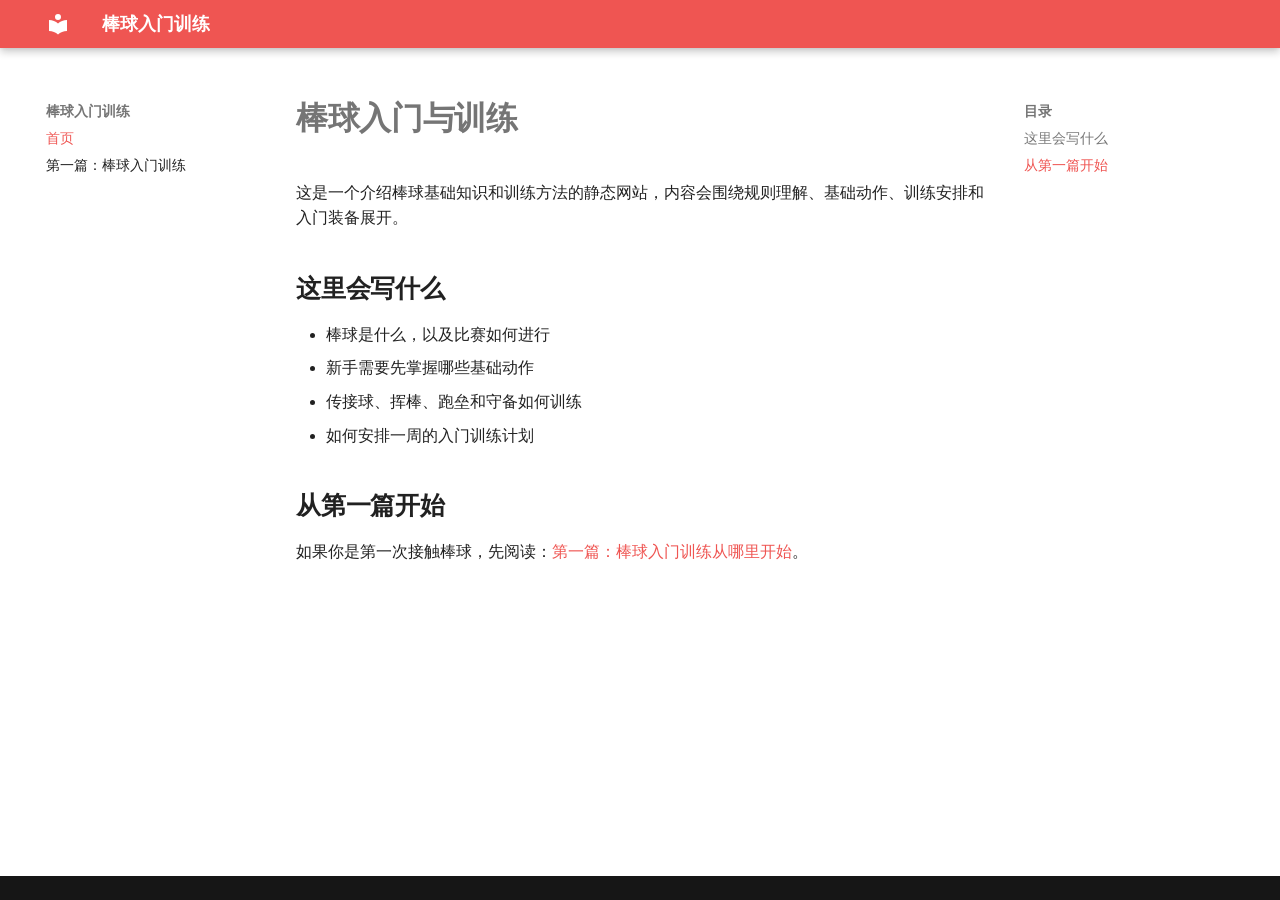
<file: index.html>
<!doctype html>
<html lang="zh" class="no-js">
  <head>
    
      <meta charset="utf-8">
      <meta name="viewport" content="width=device-width,initial-scale=1">
      
        <meta name="description" content="介绍棒球基础知识和训练方法的静态网站">
      
      
        <meta name="author" content="Baseball Training">
      
      
      
      
        <link rel="next" href="baseball-training/">
      
      
      <link rel="icon" href="assets/images/favicon.png">
      <meta name="generator" content="mkdocs-1.6.1, mkdocs-material-9.5.50">
    
    
      
        <title>棒球入门训练</title>
      
    
    
      <link rel="stylesheet" href="assets/stylesheets/main.a40c8224.min.css">
      
        
        <link rel="stylesheet" href="assets/stylesheets/palette.06af60db.min.css">
      
      


    
    
      
    
    
      
        
        
        <link rel="preconnect" href="https://fonts.gstatic.com" crossorigin>
        <link rel="stylesheet" href="https://fonts.googleapis.com/css?family=Roboto:300,300i,400,400i,700,700i%7CRoboto+Mono:400,400i,700,700i&display=fallback">
        <style>:root{--md-text-font:"Roboto";--md-code-font:"Roboto Mono"}</style>
      
    
    
      <link rel="stylesheet" href="assets/stylesheets/extra.css">
    
    <script>__md_scope=new URL(".",location),__md_hash=e=>[...e].reduce(((e,_)=>(e<<5)-e+_.charCodeAt(0)),0),__md_get=(e,_=localStorage,t=__md_scope)=>JSON.parse(_.getItem(t.pathname+"."+e)),__md_set=(e,_,t=localStorage,a=__md_scope)=>{try{t.setItem(a.pathname+"."+e,JSON.stringify(_))}catch(e){}}</script>
    
      

    
    
    
  </head>
  
  
    
    
    
    
    
    <body dir="ltr" data-md-color-scheme="default" data-md-color-primary="red" data-md-color-accent="red">
  
    
    <input class="md-toggle" data-md-toggle="drawer" type="checkbox" id="__drawer" autocomplete="off">
    <input class="md-toggle" data-md-toggle="search" type="checkbox" id="__search" autocomplete="off">
    <label class="md-overlay" for="__drawer"></label>
    <div data-md-component="skip">
      
        
        <a href="#_1" class="md-skip">
          跳转至
        </a>
      
    </div>
    <div data-md-component="announce">
      
    </div>
    
    
      

  

<header class="md-header md-header--shadow" data-md-component="header">
  <nav class="md-header__inner md-grid" aria-label="页眉">
    <a href="." title="棒球入门训练" class="md-header__button md-logo" aria-label="棒球入门训练" data-md-component="logo">
      
  
  <svg xmlns="http://www.w3.org/2000/svg" viewBox="0 0 24 24"><path d="M12 8a3 3 0 0 0 3-3 3 3 0 0 0-3-3 3 3 0 0 0-3 3 3 3 0 0 0 3 3m0 3.54C9.64 9.35 6.5 8 3 8v11c3.5 0 6.64 1.35 9 3.54 2.36-2.19 5.5-3.54 9-3.54V8c-3.5 0-6.64 1.35-9 3.54"/></svg>

    </a>
    <label class="md-header__button md-icon" for="__drawer">
      
      <svg xmlns="http://www.w3.org/2000/svg" viewBox="0 0 24 24"><path d="M3 6h18v2H3zm0 5h18v2H3zm0 5h18v2H3z"/></svg>
    </label>
    <div class="md-header__title" data-md-component="header-title">
      <div class="md-header__ellipsis">
        <div class="md-header__topic">
          <span class="md-ellipsis">
            棒球入门训练
          </span>
        </div>
        <div class="md-header__topic" data-md-component="header-topic">
          <span class="md-ellipsis">
            
              首页
            
          </span>
        </div>
      </div>
    </div>
    
      
    
    
    
    
    
  </nav>
  
</header>
    
    <div class="md-container" data-md-component="container">
      
      
        
          
        
      
      <main class="md-main" data-md-component="main">
        <div class="md-main__inner md-grid">
          
            
              
              <div class="md-sidebar md-sidebar--primary" data-md-component="sidebar" data-md-type="navigation" >
                <div class="md-sidebar__scrollwrap">
                  <div class="md-sidebar__inner">
                    



<nav class="md-nav md-nav--primary" aria-label="导航栏" data-md-level="0">
  <label class="md-nav__title" for="__drawer">
    <a href="." title="棒球入门训练" class="md-nav__button md-logo" aria-label="棒球入门训练" data-md-component="logo">
      
  
  <svg xmlns="http://www.w3.org/2000/svg" viewBox="0 0 24 24"><path d="M12 8a3 3 0 0 0 3-3 3 3 0 0 0-3-3 3 3 0 0 0-3 3 3 3 0 0 0 3 3m0 3.54C9.64 9.35 6.5 8 3 8v11c3.5 0 6.64 1.35 9 3.54 2.36-2.19 5.5-3.54 9-3.54V8c-3.5 0-6.64 1.35-9 3.54"/></svg>

    </a>
    棒球入门训练
  </label>
  
  <ul class="md-nav__list" data-md-scrollfix>
    
      
      
  
  
    
  
  
  
    <li class="md-nav__item md-nav__item--active">
      
      <input class="md-nav__toggle md-toggle" type="checkbox" id="__toc">
      
      
        
      
      
        <label class="md-nav__link md-nav__link--active" for="__toc">
          
  
  <span class="md-ellipsis">
    首页
  </span>
  

          <span class="md-nav__icon md-icon"></span>
        </label>
      
      <a href="." class="md-nav__link md-nav__link--active">
        
  
  <span class="md-ellipsis">
    首页
  </span>
  

      </a>
      
        

<nav class="md-nav md-nav--secondary" aria-label="目录">
  
  
  
    
  
  
    <label class="md-nav__title" for="__toc">
      <span class="md-nav__icon md-icon"></span>
      目录
    </label>
    <ul class="md-nav__list" data-md-component="toc" data-md-scrollfix>
      
        <li class="md-nav__item">
  <a href="#_2" class="md-nav__link">
    <span class="md-ellipsis">
      这里会写什么
    </span>
  </a>
  
</li>
      
        <li class="md-nav__item">
  <a href="#_3" class="md-nav__link">
    <span class="md-ellipsis">
      从第一篇开始
    </span>
  </a>
  
</li>
      
    </ul>
  
</nav>
      
    </li>
  

    
      
      
  
  
  
  
    <li class="md-nav__item">
      <a href="baseball-training/" class="md-nav__link">
        
  
  <span class="md-ellipsis">
    第一篇：棒球入门训练
  </span>
  

      </a>
    </li>
  

    
  </ul>
</nav>
                  </div>
                </div>
              </div>
            
            
              
              <div class="md-sidebar md-sidebar--secondary" data-md-component="sidebar" data-md-type="toc" >
                <div class="md-sidebar__scrollwrap">
                  <div class="md-sidebar__inner">
                    

<nav class="md-nav md-nav--secondary" aria-label="目录">
  
  
  
    
  
  
    <label class="md-nav__title" for="__toc">
      <span class="md-nav__icon md-icon"></span>
      目录
    </label>
    <ul class="md-nav__list" data-md-component="toc" data-md-scrollfix>
      
        <li class="md-nav__item">
  <a href="#_2" class="md-nav__link">
    <span class="md-ellipsis">
      这里会写什么
    </span>
  </a>
  
</li>
      
        <li class="md-nav__item">
  <a href="#_3" class="md-nav__link">
    <span class="md-ellipsis">
      从第一篇开始
    </span>
  </a>
  
</li>
      
    </ul>
  
</nav>
                  </div>
                </div>
              </div>
            
          
          
            <div class="md-content" data-md-component="content">
              <article class="md-content__inner md-typeset">
                
                  


<h1 id="_1">棒球入门与训练<a class="headerlink" href="#_1" title="Permanent link">&para;</a></h1>
<p>这是一个介绍棒球基础知识和训练方法的静态网站，内容会围绕规则理解、基础动作、训练安排和入门装备展开。</p>
<h2 id="_2">这里会写什么<a class="headerlink" href="#_2" title="Permanent link">&para;</a></h2>
<ul>
<li>棒球是什么，以及比赛如何进行</li>
<li>新手需要先掌握哪些基础动作</li>
<li>传接球、挥棒、跑垒和守备如何训练</li>
<li>如何安排一周的入门训练计划</li>
</ul>
<h2 id="_3">从第一篇开始<a class="headerlink" href="#_3" title="Permanent link">&para;</a></h2>
<p>如果你是第一次接触棒球，先阅读：<a href="baseball-training/">第一篇：棒球入门训练从哪里开始</a>。</p>












                
              </article>
            </div>
          
          
<script>var target=document.getElementById(location.hash.slice(1));target&&target.name&&(target.checked=target.name.startsWith("__tabbed_"))</script>
        </div>
        
      </main>
      
        <footer class="md-footer">
  
  <div class="md-footer-meta md-typeset">
    <div class="md-footer-meta__inner md-grid">
      <div class="md-copyright">
  
  
</div>
      
    </div>
  </div>
</footer>
      
    </div>
    <div class="md-dialog" data-md-component="dialog">
      <div class="md-dialog__inner md-typeset"></div>
    </div>
    
    
    <script id="__config" type="application/json">{"base": ".", "features": [], "search": "assets/javascripts/workers/search.f8cc74c7.min.js", "translations": {"clipboard.copied": "\u5df2\u590d\u5236", "clipboard.copy": "\u590d\u5236", "search.result.more.one": "\u5728\u8be5\u9875\u4e0a\u8fd8\u6709 1 \u4e2a\u7b26\u5408\u6761\u4ef6\u7684\u7ed3\u679c", "search.result.more.other": "\u5728\u8be5\u9875\u4e0a\u8fd8\u6709 # \u4e2a\u7b26\u5408\u6761\u4ef6\u7684\u7ed3\u679c", "search.result.none": "\u6ca1\u6709\u627e\u5230\u7b26\u5408\u6761\u4ef6\u7684\u7ed3\u679c", "search.result.one": "\u627e\u5230 1 \u4e2a\u7b26\u5408\u6761\u4ef6\u7684\u7ed3\u679c", "search.result.other": "# \u4e2a\u7b26\u5408\u6761\u4ef6\u7684\u7ed3\u679c", "search.result.placeholder": "\u952e\u5165\u4ee5\u5f00\u59cb\u641c\u7d22", "search.result.term.missing": "\u7f3a\u5c11", "select.version": "\u9009\u62e9\u5f53\u524d\u7248\u672c"}}</script>
    
    
      <script src="assets/javascripts/bundle.60a45f97.min.js"></script>
      
    
  </body>
</html>
</file>
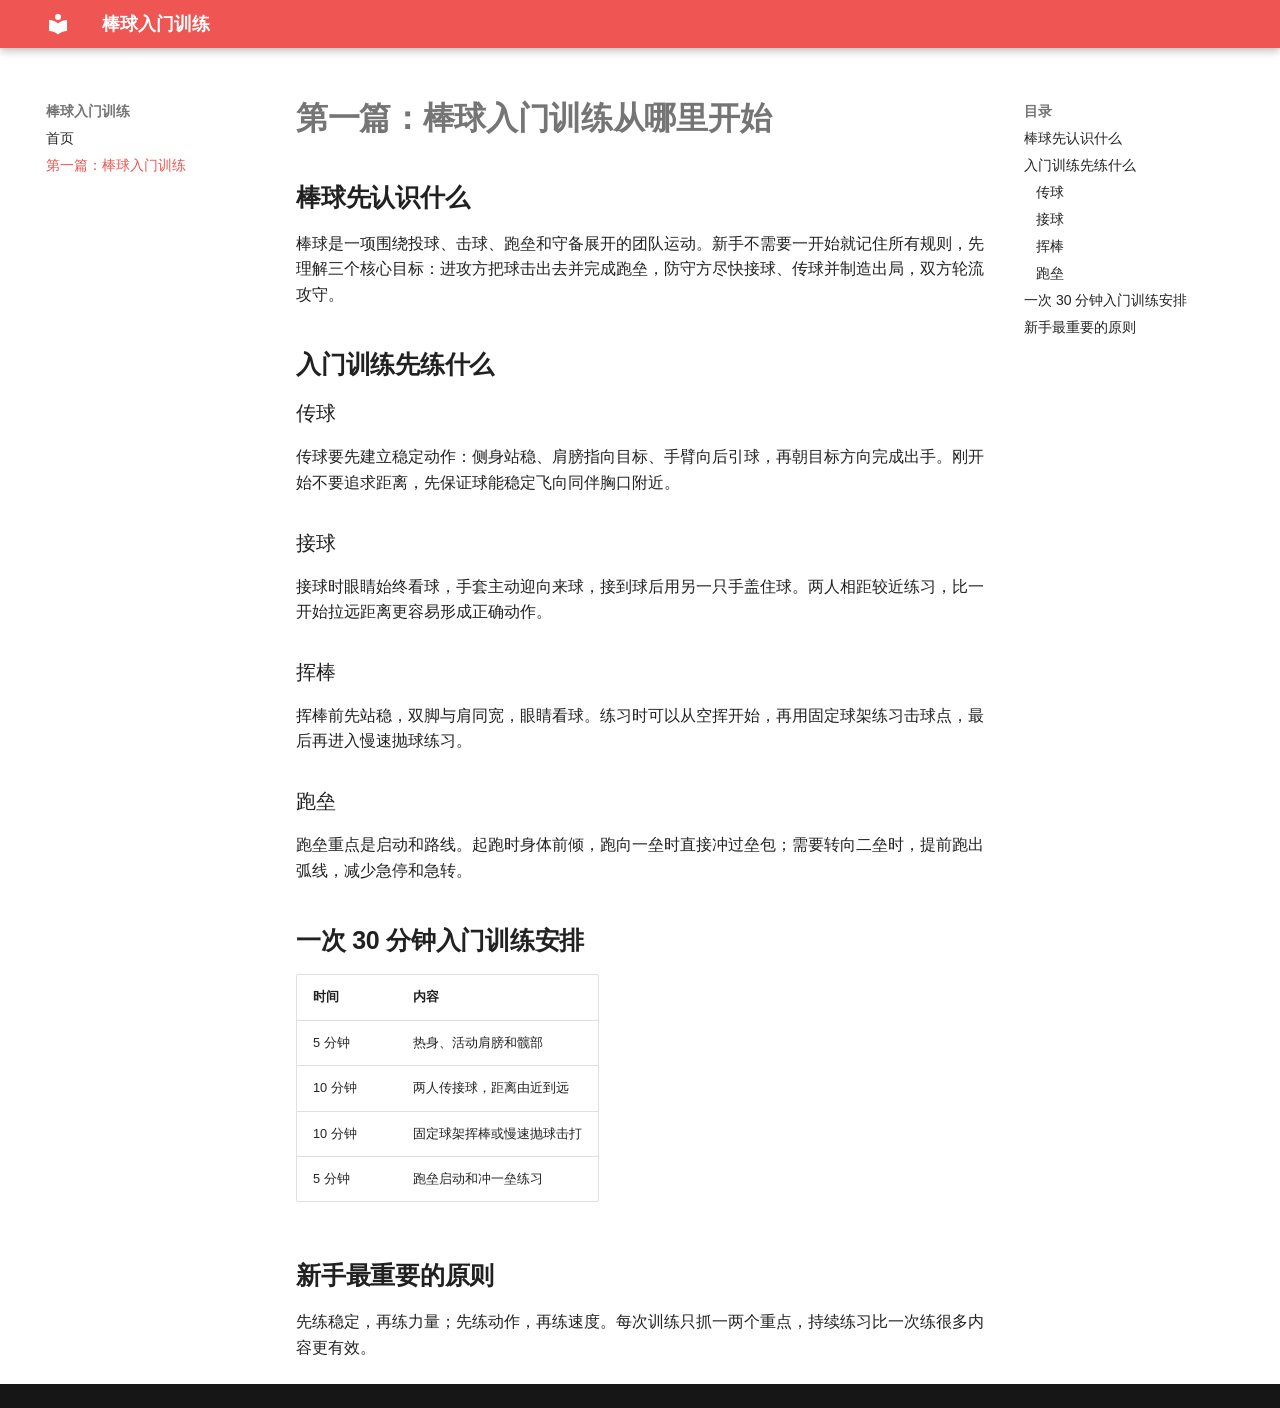
<file: baseball-training/index.html>
<!doctype html>
<html lang="zh" class="no-js">
  <head>
    
      <meta charset="utf-8">
      <meta name="viewport" content="width=device-width,initial-scale=1">
      
        <meta name="description" content="介绍棒球基础知识和训练方法的静态网站">
      
      
        <meta name="author" content="Baseball Training">
      
      
      
        <link rel="prev" href="..">
      
      
      
      <link rel="icon" href="../assets/images/favicon.png">
      <meta name="generator" content="mkdocs-1.6.1, mkdocs-material-9.5.50">
    
    
      
        <title>第一篇：棒球入门训练 - 棒球入门训练</title>
      
    
    
      <link rel="stylesheet" href="../assets/stylesheets/main.a40c8224.min.css">
      
        
        <link rel="stylesheet" href="../assets/stylesheets/palette.06af60db.min.css">
      
      


    
    
      
    
    
      
        
        
        <link rel="preconnect" href="https://fonts.gstatic.com" crossorigin>
        <link rel="stylesheet" href="https://fonts.googleapis.com/css?family=Roboto:300,300i,400,400i,700,700i%7CRoboto+Mono:400,400i,700,700i&display=fallback">
        <style>:root{--md-text-font:"Roboto";--md-code-font:"Roboto Mono"}</style>
      
    
    
      <link rel="stylesheet" href="../assets/stylesheets/extra.css">
    
    <script>__md_scope=new URL("..",location),__md_hash=e=>[...e].reduce(((e,_)=>(e<<5)-e+_.charCodeAt(0)),0),__md_get=(e,_=localStorage,t=__md_scope)=>JSON.parse(_.getItem(t.pathname+"."+e)),__md_set=(e,_,t=localStorage,a=__md_scope)=>{try{t.setItem(a.pathname+"."+e,JSON.stringify(_))}catch(e){}}</script>
    
      

    
    
    
  </head>
  
  
    
    
    
    
    
    <body dir="ltr" data-md-color-scheme="default" data-md-color-primary="red" data-md-color-accent="red">
  
    
    <input class="md-toggle" data-md-toggle="drawer" type="checkbox" id="__drawer" autocomplete="off">
    <input class="md-toggle" data-md-toggle="search" type="checkbox" id="__search" autocomplete="off">
    <label class="md-overlay" for="__drawer"></label>
    <div data-md-component="skip">
      
        
        <a href="#_1" class="md-skip">
          跳转至
        </a>
      
    </div>
    <div data-md-component="announce">
      
    </div>
    
    
      

  

<header class="md-header md-header--shadow" data-md-component="header">
  <nav class="md-header__inner md-grid" aria-label="页眉">
    <a href=".." title="棒球入门训练" class="md-header__button md-logo" aria-label="棒球入门训练" data-md-component="logo">
      
  
  <svg xmlns="http://www.w3.org/2000/svg" viewBox="0 0 24 24"><path d="M12 8a3 3 0 0 0 3-3 3 3 0 0 0-3-3 3 3 0 0 0-3 3 3 3 0 0 0 3 3m0 3.54C9.64 9.35 6.5 8 3 8v11c3.5 0 6.64 1.35 9 3.54 2.36-2.19 5.5-3.54 9-3.54V8c-3.5 0-6.64 1.35-9 3.54"/></svg>

    </a>
    <label class="md-header__button md-icon" for="__drawer">
      
      <svg xmlns="http://www.w3.org/2000/svg" viewBox="0 0 24 24"><path d="M3 6h18v2H3zm0 5h18v2H3zm0 5h18v2H3z"/></svg>
    </label>
    <div class="md-header__title" data-md-component="header-title">
      <div class="md-header__ellipsis">
        <div class="md-header__topic">
          <span class="md-ellipsis">
            棒球入门训练
          </span>
        </div>
        <div class="md-header__topic" data-md-component="header-topic">
          <span class="md-ellipsis">
            
              第一篇：棒球入门训练
            
          </span>
        </div>
      </div>
    </div>
    
      
    
    
    
    
    
  </nav>
  
</header>
    
    <div class="md-container" data-md-component="container">
      
      
        
          
        
      
      <main class="md-main" data-md-component="main">
        <div class="md-main__inner md-grid">
          
            
              
              <div class="md-sidebar md-sidebar--primary" data-md-component="sidebar" data-md-type="navigation" >
                <div class="md-sidebar__scrollwrap">
                  <div class="md-sidebar__inner">
                    



<nav class="md-nav md-nav--primary" aria-label="导航栏" data-md-level="0">
  <label class="md-nav__title" for="__drawer">
    <a href=".." title="棒球入门训练" class="md-nav__button md-logo" aria-label="棒球入门训练" data-md-component="logo">
      
  
  <svg xmlns="http://www.w3.org/2000/svg" viewBox="0 0 24 24"><path d="M12 8a3 3 0 0 0 3-3 3 3 0 0 0-3-3 3 3 0 0 0-3 3 3 3 0 0 0 3 3m0 3.54C9.64 9.35 6.5 8 3 8v11c3.5 0 6.64 1.35 9 3.54 2.36-2.19 5.5-3.54 9-3.54V8c-3.5 0-6.64 1.35-9 3.54"/></svg>

    </a>
    棒球入门训练
  </label>
  
  <ul class="md-nav__list" data-md-scrollfix>
    
      
      
  
  
  
  
    <li class="md-nav__item">
      <a href=".." class="md-nav__link">
        
  
  <span class="md-ellipsis">
    首页
  </span>
  

      </a>
    </li>
  

    
      
      
  
  
    
  
  
  
    <li class="md-nav__item md-nav__item--active">
      
      <input class="md-nav__toggle md-toggle" type="checkbox" id="__toc">
      
      
        
      
      
        <label class="md-nav__link md-nav__link--active" for="__toc">
          
  
  <span class="md-ellipsis">
    第一篇：棒球入门训练
  </span>
  

          <span class="md-nav__icon md-icon"></span>
        </label>
      
      <a href="./" class="md-nav__link md-nav__link--active">
        
  
  <span class="md-ellipsis">
    第一篇：棒球入门训练
  </span>
  

      </a>
      
        

<nav class="md-nav md-nav--secondary" aria-label="目录">
  
  
  
    
  
  
    <label class="md-nav__title" for="__toc">
      <span class="md-nav__icon md-icon"></span>
      目录
    </label>
    <ul class="md-nav__list" data-md-component="toc" data-md-scrollfix>
      
        <li class="md-nav__item">
  <a href="#_2" class="md-nav__link">
    <span class="md-ellipsis">
      棒球先认识什么
    </span>
  </a>
  
</li>
      
        <li class="md-nav__item">
  <a href="#_3" class="md-nav__link">
    <span class="md-ellipsis">
      入门训练先练什么
    </span>
  </a>
  
    <nav class="md-nav" aria-label="入门训练先练什么">
      <ul class="md-nav__list">
        
          <li class="md-nav__item">
  <a href="#_4" class="md-nav__link">
    <span class="md-ellipsis">
      传球
    </span>
  </a>
  
</li>
        
          <li class="md-nav__item">
  <a href="#_5" class="md-nav__link">
    <span class="md-ellipsis">
      接球
    </span>
  </a>
  
</li>
        
          <li class="md-nav__item">
  <a href="#_6" class="md-nav__link">
    <span class="md-ellipsis">
      挥棒
    </span>
  </a>
  
</li>
        
          <li class="md-nav__item">
  <a href="#_7" class="md-nav__link">
    <span class="md-ellipsis">
      跑垒
    </span>
  </a>
  
</li>
        
      </ul>
    </nav>
  
</li>
      
        <li class="md-nav__item">
  <a href="#30" class="md-nav__link">
    <span class="md-ellipsis">
      一次 30 分钟入门训练安排
    </span>
  </a>
  
</li>
      
        <li class="md-nav__item">
  <a href="#_8" class="md-nav__link">
    <span class="md-ellipsis">
      新手最重要的原则
    </span>
  </a>
  
</li>
      
    </ul>
  
</nav>
      
    </li>
  

    
  </ul>
</nav>
                  </div>
                </div>
              </div>
            
            
              
              <div class="md-sidebar md-sidebar--secondary" data-md-component="sidebar" data-md-type="toc" >
                <div class="md-sidebar__scrollwrap">
                  <div class="md-sidebar__inner">
                    

<nav class="md-nav md-nav--secondary" aria-label="目录">
  
  
  
    
  
  
    <label class="md-nav__title" for="__toc">
      <span class="md-nav__icon md-icon"></span>
      目录
    </label>
    <ul class="md-nav__list" data-md-component="toc" data-md-scrollfix>
      
        <li class="md-nav__item">
  <a href="#_2" class="md-nav__link">
    <span class="md-ellipsis">
      棒球先认识什么
    </span>
  </a>
  
</li>
      
        <li class="md-nav__item">
  <a href="#_3" class="md-nav__link">
    <span class="md-ellipsis">
      入门训练先练什么
    </span>
  </a>
  
    <nav class="md-nav" aria-label="入门训练先练什么">
      <ul class="md-nav__list">
        
          <li class="md-nav__item">
  <a href="#_4" class="md-nav__link">
    <span class="md-ellipsis">
      传球
    </span>
  </a>
  
</li>
        
          <li class="md-nav__item">
  <a href="#_5" class="md-nav__link">
    <span class="md-ellipsis">
      接球
    </span>
  </a>
  
</li>
        
          <li class="md-nav__item">
  <a href="#_6" class="md-nav__link">
    <span class="md-ellipsis">
      挥棒
    </span>
  </a>
  
</li>
        
          <li class="md-nav__item">
  <a href="#_7" class="md-nav__link">
    <span class="md-ellipsis">
      跑垒
    </span>
  </a>
  
</li>
        
      </ul>
    </nav>
  
</li>
      
        <li class="md-nav__item">
  <a href="#30" class="md-nav__link">
    <span class="md-ellipsis">
      一次 30 分钟入门训练安排
    </span>
  </a>
  
</li>
      
        <li class="md-nav__item">
  <a href="#_8" class="md-nav__link">
    <span class="md-ellipsis">
      新手最重要的原则
    </span>
  </a>
  
</li>
      
    </ul>
  
</nav>
                  </div>
                </div>
              </div>
            
          
          
            <div class="md-content" data-md-component="content">
              <article class="md-content__inner md-typeset">
                
                  


<h1 id="_1">第一篇：棒球入门训练从哪里开始<a class="headerlink" href="#_1" title="Permanent link">&para;</a></h1>
<h2 id="_2">棒球先认识什么<a class="headerlink" href="#_2" title="Permanent link">&para;</a></h2>
<p>棒球是一项围绕投球、击球、跑垒和守备展开的团队运动。新手不需要一开始就记住所有规则，先理解三个核心目标：进攻方把球击出去并完成跑垒，防守方尽快接球、传球并制造出局，双方轮流攻守。</p>
<h2 id="_3">入门训练先练什么<a class="headerlink" href="#_3" title="Permanent link">&para;</a></h2>
<h3 id="_4">传球<a class="headerlink" href="#_4" title="Permanent link">&para;</a></h3>
<p>传球要先建立稳定动作：侧身站稳、肩膀指向目标、手臂向后引球，再朝目标方向完成出手。刚开始不要追求距离，先保证球能稳定飞向同伴胸口附近。</p>
<h3 id="_5">接球<a class="headerlink" href="#_5" title="Permanent link">&para;</a></h3>
<p>接球时眼睛始终看球，手套主动迎向来球，接到球后用另一只手盖住球。两人相距较近练习，比一开始拉远距离更容易形成正确动作。</p>
<h3 id="_6">挥棒<a class="headerlink" href="#_6" title="Permanent link">&para;</a></h3>
<p>挥棒前先站稳，双脚与肩同宽，眼睛看球。练习时可以从空挥开始，再用固定球架练习击球点，最后再进入慢速抛球练习。</p>
<h3 id="_7">跑垒<a class="headerlink" href="#_7" title="Permanent link">&para;</a></h3>
<p>跑垒重点是启动和路线。起跑时身体前倾，跑向一垒时直接冲过垒包；需要转向二垒时，提前跑出弧线，减少急停和急转。</p>
<h2 id="30">一次 30 分钟入门训练安排<a class="headerlink" href="#30" title="Permanent link">&para;</a></h2>
<table>
<thead>
<tr>
<th>时间</th>
<th>内容</th>
</tr>
</thead>
<tbody>
<tr>
<td>5 分钟</td>
<td>热身、活动肩膀和髋部</td>
</tr>
<tr>
<td>10 分钟</td>
<td>两人传接球，距离由近到远</td>
</tr>
<tr>
<td>10 分钟</td>
<td>固定球架挥棒或慢速抛球击打</td>
</tr>
<tr>
<td>5 分钟</td>
<td>跑垒启动和冲一垒练习</td>
</tr>
</tbody>
</table>
<h2 id="_8">新手最重要的原则<a class="headerlink" href="#_8" title="Permanent link">&para;</a></h2>
<p>先练稳定，再练力量；先练动作，再练速度。每次训练只抓一两个重点，持续练习比一次练很多内容更有效。</p>












                
              </article>
            </div>
          
          
<script>var target=document.getElementById(location.hash.slice(1));target&&target.name&&(target.checked=target.name.startsWith("__tabbed_"))</script>
        </div>
        
      </main>
      
        <footer class="md-footer">
  
  <div class="md-footer-meta md-typeset">
    <div class="md-footer-meta__inner md-grid">
      <div class="md-copyright">
  
  
</div>
      
    </div>
  </div>
</footer>
      
    </div>
    <div class="md-dialog" data-md-component="dialog">
      <div class="md-dialog__inner md-typeset"></div>
    </div>
    
    
    <script id="__config" type="application/json">{"base": "..", "features": [], "search": "../assets/javascripts/workers/search.f8cc74c7.min.js", "translations": {"clipboard.copied": "\u5df2\u590d\u5236", "clipboard.copy": "\u590d\u5236", "search.result.more.one": "\u5728\u8be5\u9875\u4e0a\u8fd8\u6709 1 \u4e2a\u7b26\u5408\u6761\u4ef6\u7684\u7ed3\u679c", "search.result.more.other": "\u5728\u8be5\u9875\u4e0a\u8fd8\u6709 # \u4e2a\u7b26\u5408\u6761\u4ef6\u7684\u7ed3\u679c", "search.result.none": "\u6ca1\u6709\u627e\u5230\u7b26\u5408\u6761\u4ef6\u7684\u7ed3\u679c", "search.result.one": "\u627e\u5230 1 \u4e2a\u7b26\u5408\u6761\u4ef6\u7684\u7ed3\u679c", "search.result.other": "# \u4e2a\u7b26\u5408\u6761\u4ef6\u7684\u7ed3\u679c", "search.result.placeholder": "\u952e\u5165\u4ee5\u5f00\u59cb\u641c\u7d22", "search.result.term.missing": "\u7f3a\u5c11", "select.version": "\u9009\u62e9\u5f53\u524d\u7248\u672c"}}</script>
    
    
      <script src="../assets/javascripts/bundle.60a45f97.min.js"></script>
      
    
  </body>
</html>
</file>
<file: assets/stylesheets/extra.css>
:root {
  --md-text-font: "Inter", "Noto Sans SC", "Microsoft YaHei", sans-serif;
  --md-code-font: "JetBrains Mono", "Cascadia Code", monospace;
}

.md-typeset h1 {
  font-weight: 700;
}

.md-typeset h2 {
  font-weight: 650;
}
</file>
<file: assets/stylesheets/main.a40c8224.min.css>
@charset "UTF-8";html{-webkit-text-size-adjust:none;-moz-text-size-adjust:none;text-size-adjust:none;box-sizing:border-box}*,:after,:before{box-sizing:inherit}@media (prefers-reduced-motion){*,:after,:before{transition:none!important}}body{margin:0}a,button,input,label{-webkit-tap-highlight-color:transparent}a{color:inherit;text-decoration:none}hr{border:0;box-sizing:initial;display:block;height:.05rem;overflow:visible;padding:0}small{font-size:80%}sub,sup{line-height:1em}img{border-style:none}table{border-collapse:initial;border-spacing:0}td,th{font-weight:400;vertical-align:top}button{background:#0000;border:0;font-family:inherit;font-size:inherit;margin:0;padding:0}input{border:0;outline:none}:root{--md-primary-fg-color:#4051b5;--md-primary-fg-color--light:#5d6cc0;--md-primary-fg-color--dark:#303fa1;--md-primary-bg-color:#fff;--md-primary-bg-color--light:#ffffffb3;--md-accent-fg-color:#526cfe;--md-accent-fg-color--transparent:#526cfe1a;--md-accent-bg-color:#fff;--md-accent-bg-color--light:#ffffffb3}[data-md-color-scheme=default]{color-scheme:light}[data-md-color-scheme=default] img[src$="#gh-dark-mode-only"],[data-md-color-scheme=default] img[src$="#only-dark"]{display:none}:root,[data-md-color-scheme=default]{--md-hue:225deg;--md-default-fg-color:#000000de;--md-default-fg-color--light:#0000008a;--md-default-fg-color--lighter:#00000052;--md-default-fg-color--lightest:#00000012;--md-default-bg-color:#fff;--md-default-bg-color--light:#ffffffb3;--md-default-bg-color--lighter:#ffffff4d;--md-default-bg-color--lightest:#ffffff1f;--md-code-fg-color:#36464e;--md-code-bg-color:#f5f5f5;--md-code-hl-color:#4287ff;--md-code-hl-color--light:#4287ff1a;--md-code-hl-number-color:#d52a2a;--md-code-hl-special-color:#db1457;--md-code-hl-function-color:#a846b9;--md-code-hl-constant-color:#6e59d9;--md-code-hl-keyword-color:#3f6ec6;--md-code-hl-string-color:#1c7d4d;--md-code-hl-name-color:var(--md-code-fg-color);--md-code-hl-operator-color:var(--md-default-fg-color--light);--md-code-hl-punctuation-color:var(--md-default-fg-color--light);--md-code-hl-comment-color:var(--md-default-fg-color--light);--md-code-hl-generic-color:var(--md-default-fg-color--light);--md-code-hl-variable-color:var(--md-default-fg-color--light);--md-typeset-color:var(--md-default-fg-color);--md-typeset-a-color:var(--md-primary-fg-color);--md-typeset-del-color:#f5503d26;--md-typeset-ins-color:#0bd57026;--md-typeset-kbd-color:#fafafa;--md-typeset-kbd-accent-color:#fff;--md-typeset-kbd-border-color:#b8b8b8;--md-typeset-mark-color:#ffff0080;--md-typeset-table-color:#0000001f;--md-typeset-table-color--light:rgba(0,0,0,.035);--md-admonition-fg-color:var(--md-default-fg-color);--md-admonition-bg-color:var(--md-default-bg-color);--md-warning-fg-color:#000000de;--md-warning-bg-color:#ff9;--md-footer-fg-color:#fff;--md-footer-fg-color--light:#ffffffb3;--md-footer-fg-color--lighter:#ffffff73;--md-footer-bg-color:#000000de;--md-footer-bg-color--dark:#00000052;--md-shadow-z1:0 0.2rem 0.5rem #0000000d,0 0 0.05rem #0000001a;--md-shadow-z2:0 0.2rem 0.5rem #0000001a,0 0 0.05rem #00000040;--md-shadow-z3:0 0.2rem 0.5rem #0003,0 0 0.05rem #00000059}.md-icon svg{fill:currentcolor;display:block;height:1.2rem;width:1.2rem}body{-webkit-font-smoothing:antialiased;-moz-osx-font-smoothing:grayscale;--md-text-font-family:var(--md-text-font,_),-apple-system,BlinkMacSystemFont,Helvetica,Arial,sans-serif;--md-code-font-family:var(--md-code-font,_),SFMono-Regular,Consolas,Menlo,monospace}aside,body,input{font-feature-settings:"kern","liga";color:var(--md-typeset-color);font-family:var(--md-text-font-family)}code,kbd,pre{font-feature-settings:"kern";font-family:var(--md-code-font-family)}:root{--md-typeset-table-sort-icon:url('data:image/svg+xml;charset=utf-8,<svg xmlns="http://www.w3.org/2000/svg" viewBox="0 0 24 24"><path d="m18 21-4-4h3V7h-3l4-4 4 4h-3v10h3M2 19v-2h10v2M2 13v-2h7v2M2 7V5h4v2z"/></svg>');--md-typeset-table-sort-icon--asc:url('data:image/svg+xml;charset=utf-8,<svg xmlns="http://www.w3.org/2000/svg" viewBox="0 0 24 24"><path d="M19 17h3l-4 4-4-4h3V3h2M2 17h10v2H2M6 5v2H2V5m0 6h7v2H2z"/></svg>');--md-typeset-table-sort-icon--desc:url('data:image/svg+xml;charset=utf-8,<svg xmlns="http://www.w3.org/2000/svg" viewBox="0 0 24 24"><path d="M19 7h3l-4-4-4 4h3v14h2M2 17h10v2H2M6 5v2H2V5m0 6h7v2H2z"/></svg>')}.md-typeset{-webkit-print-color-adjust:exact;color-adjust:exact;font-size:.8rem;line-height:1.6}@media print{.md-typeset{font-size:.68rem}}.md-typeset blockquote,.md-typeset dl,.md-typeset figure,.md-typeset ol,.md-typeset pre,.md-typeset ul{margin-bottom:1em;margin-top:1em}.md-typeset h1{color:var(--md-default-fg-color--light);font-size:2em;line-height:1.3;margin:0 0 1.25em}.md-typeset h1,.md-typeset h2{font-weight:300;letter-spacing:-.01em}.md-typeset h2{font-size:1.5625em;line-height:1.4;margin:1.6em 0 .64em}.md-typeset h3{font-size:1.25em;font-weight:400;letter-spacing:-.01em;line-height:1.5;margin:1.6em 0 .8em}.md-typeset h2+h3{margin-top:.8em}.md-typeset h4{font-weight:700;letter-spacing:-.01em;margin:1em 0}.md-typeset h5,.md-typeset h6{color:var(--md-default-fg-color--light);font-size:.8em;font-weight:700;letter-spacing:-.01em;margin:1.25em 0}.md-typeset h5{text-transform:uppercase}.md-typeset h5 code{text-transform:none}.md-typeset hr{border-bottom:.05rem solid var(--md-default-fg-color--lightest);display:flow-root;margin:1.5em 0}.md-typeset a{color:var(--md-typeset-a-color);word-break:break-word}.md-typeset a,.md-typeset a:before{transition:color 125ms}.md-typeset a:focus,.md-typeset a:hover{color:var(--md-accent-fg-color)}.md-typeset a:focus code,.md-typeset a:hover code{background-color:var(--md-accent-fg-color--transparent)}.md-typeset a code{color:currentcolor;transition:background-color 125ms}.md-typeset a.focus-visible{outline-color:var(--md-accent-fg-color);outline-offset:.2rem}.md-typeset code,.md-typeset kbd,.md-typeset pre{color:var(--md-code-fg-color);direction:ltr;font-variant-ligatures:none}@media print{.md-typeset code,.md-typeset kbd,.md-typeset pre{white-space:pre-wrap}}.md-typeset code{background-color:var(--md-code-bg-color);border-radius:.1rem;-webkit-box-decoration-break:clone;box-decoration-break:clone;font-size:.85em;padding:0 .2941176471em;word-break:break-word}.md-typeset code:not(.focus-visible){-webkit-tap-highlight-color:transparent;outline:none}.md-typeset pre{display:flow-root;line-height:1.4;position:relative}.md-typeset pre>code{-webkit-box-decoration-break:slice;box-decoration-break:slice;box-shadow:none;display:block;margin:0;outline-color:var(--md-accent-fg-color);overflow:auto;padding:.7720588235em 1.1764705882em;scrollbar-color:var(--md-default-fg-color--lighter) #0000;scrollbar-width:thin;touch-action:auto;word-break:normal}.md-typeset pre>code:hover{scrollbar-color:var(--md-accent-fg-color) #0000}.md-typeset pre>code::-webkit-scrollbar{height:.2rem;width:.2rem}.md-typeset pre>code::-webkit-scrollbar-thumb{background-color:var(--md-default-fg-color--lighter)}.md-typeset pre>code::-webkit-scrollbar-thumb:hover{background-color:var(--md-accent-fg-color)}.md-typeset kbd{background-color:var(--md-typeset-kbd-color);border-radius:.1rem;box-shadow:0 .1rem 0 .05rem var(--md-typeset-kbd-border-color),0 .1rem 0 var(--md-typeset-kbd-border-color),0 -.1rem .2rem var(--md-typeset-kbd-accent-color) inset;color:var(--md-default-fg-color);display:inline-block;font-size:.75em;padding:0 .6666666667em;vertical-align:text-top;word-break:break-word}.md-typeset mark{background-color:var(--md-typeset-mark-color);-webkit-box-decoration-break:clone;box-decoration-break:clone;color:inherit;word-break:break-word}.md-typeset abbr{border-bottom:.05rem dotted var(--md-default-fg-color--light);cursor:help;text-decoration:none}.md-typeset small{opacity:.75}[dir=ltr] .md-typeset sub,[dir=ltr] .md-typeset sup{margin-left:.078125em}[dir=rtl] .md-typeset sub,[dir=rtl] .md-typeset sup{margin-right:.078125em}[dir=ltr] .md-typeset blockquote{padding-left:.6rem}[dir=rtl] .md-typeset blockquote{padding-right:.6rem}[dir=ltr] .md-typeset blockquote{border-left:.2rem solid var(--md-default-fg-color--lighter)}[dir=rtl] .md-typeset blockquote{border-right:.2rem solid var(--md-default-fg-color--lighter)}.md-typeset blockquote{color:var(--md-default-fg-color--light);margin-left:0;margin-right:0}.md-typeset ul{list-style-type:disc}.md-typeset ul[type]{list-style-type:revert-layer}[dir=ltr] .md-typeset ol,[dir=ltr] .md-typeset ul{margin-left:.625em}[dir=rtl] .md-typeset ol,[dir=rtl] .md-typeset ul{margin-right:.625em}.md-typeset ol,.md-typeset ul{padding:0}.md-typeset ol:not([hidden]),.md-typeset ul:not([hidden]){display:flow-root}.md-typeset ol ol,.md-typeset ul ol{list-style-type:lower-alpha}.md-typeset ol ol ol,.md-typeset ul ol ol{list-style-type:lower-roman}.md-typeset ol ol ol ol,.md-typeset ul ol ol ol{list-style-type:upper-alpha}.md-typeset ol ol ol ol ol,.md-typeset ul ol ol ol ol{list-style-type:upper-roman}.md-typeset ol[type],.md-typeset ul[type]{list-style-type:revert-layer}[dir=ltr] .md-typeset ol li,[dir=ltr] .md-typeset ul li{margin-left:1.25em}[dir=rtl] .md-typeset ol li,[dir=rtl] .md-typeset ul li{margin-right:1.25em}.md-typeset ol li,.md-typeset ul li{margin-bottom:.5em}.md-typeset ol li blockquote,.md-typeset ol li p,.md-typeset ul li blockquote,.md-typeset ul li p{margin:.5em 0}.md-typeset ol li:last-child,.md-typeset ul li:last-child{margin-bottom:0}[dir=ltr] .md-typeset ol li ol,[dir=ltr] .md-typeset ol li ul,[dir=ltr] .md-typeset ul li ol,[dir=ltr] .md-typeset ul li ul{margin-left:.625em}[dir=rtl] .md-typeset ol li ol,[dir=rtl] .md-typeset ol li ul,[dir=rtl] .md-typeset ul li ol,[dir=rtl] .md-typeset ul li ul{margin-right:.625em}.md-typeset ol li ol,.md-typeset ol li ul,.md-typeset ul li ol,.md-typeset ul li ul{margin-bottom:.5em;margin-top:.5em}[dir=ltr] .md-typeset dd{margin-left:1.875em}[dir=rtl] .md-typeset dd{margin-right:1.875em}.md-typeset dd{margin-bottom:1.5em;margin-top:1em}.md-typeset img,.md-typeset svg,.md-typeset video{height:auto;max-width:100%}.md-typeset img[align=left]{margin:1em 1em 1em 0}.md-typeset img[align=right]{margin:1em 0 1em 1em}.md-typeset img[align]:only-child{margin-top:0}.md-typeset figure{display:flow-root;margin:1em auto;max-width:100%;text-align:center;width:-moz-fit-content;width:fit-content}.md-typeset figure img{display:block;margin:0 auto}.md-typeset figcaption{font-style:italic;margin:1em auto;max-width:24rem}.md-typeset iframe{max-width:100%}.md-typeset table:not([class]){background-color:var(--md-default-bg-color);border:.05rem solid var(--md-typeset-table-color);border-radius:.1rem;display:inline-block;font-size:.64rem;max-width:100%;overflow:auto;touch-action:auto}@media print{.md-typeset table:not([class]){display:table}}.md-typeset table:not([class])+*{margin-top:1.5em}.md-typeset table:not([class]) td>:first-child,.md-typeset table:not([class]) th>:first-child{margin-top:0}.md-typeset table:not([class]) td>:last-child,.md-typeset table:not([class]) th>:last-child{margin-bottom:0}.md-typeset table:not([class]) td:not([align]),.md-typeset table:not([class]) th:not([align]){text-align:left}[dir=rtl] .md-typeset table:not([class]) td:not([align]),[dir=rtl] .md-typeset table:not([class]) th:not([align]){text-align:right}.md-typeset table:not([class]) th{font-weight:700;min-width:5rem;padding:.9375em 1.25em;vertical-align:top}.md-typeset table:not([class]) td{border-top:.05rem solid var(--md-typeset-table-color);padding:.9375em 1.25em;vertical-align:top}.md-typeset table:not([class]) tbody tr{transition:background-color 125ms}.md-typeset table:not([class]) tbody tr:hover{background-color:var(--md-typeset-table-color--light);box-shadow:0 .05rem 0 var(--md-default-bg-color) inset}.md-typeset table:not([class]) a{word-break:normal}.md-typeset table th[role=columnheader]{cursor:pointer}[dir=ltr] .md-typeset table th[role=columnheader]:after{margin-left:.5em}[dir=rtl] .md-typeset table th[role=columnheader]:after{margin-right:.5em}.md-typeset table th[role=columnheader]:after{content:"";display:inline-block;height:1.2em;-webkit-mask-image:var(--md-typeset-table-sort-icon);mask-image:var(--md-typeset-table-sort-icon);-webkit-mask-repeat:no-repeat;mask-repeat:no-repeat;-webkit-mask-size:contain;mask-size:contain;transition:background-color 125ms;vertical-align:text-bottom;width:1.2em}.md-typeset table th[role=columnheader]:hover:after{background-color:var(--md-default-fg-color--lighter)}.md-typeset table th[role=columnheader][aria-sort=ascending]:after{background-color:var(--md-default-fg-color--light);-webkit-mask-image:var(--md-typeset-table-sort-icon--asc);mask-image:var(--md-typeset-table-sort-icon--asc)}.md-typeset table th[role=columnheader][aria-sort=descending]:after{background-color:var(--md-default-fg-color--light);-webkit-mask-image:var(--md-typeset-table-sort-icon--desc);mask-image:var(--md-typeset-table-sort-icon--desc)}.md-typeset__scrollwrap{margin:1em -.8rem;overflow-x:auto;touch-action:auto}.md-typeset__table{display:inline-block;margin-bottom:.5em;padding:0 .8rem}@media print{.md-typeset__table{display:block}}html .md-typeset__table table{display:table;margin:0;overflow:hidden;width:100%}@media screen and (max-width:44.984375em){.md-content__inner>pre{margin:1em -.8rem}.md-content__inner>pre code{border-radius:0}}.md-typeset .md-author{border-radius:100%;display:block;flex-shrink:0;height:1.6rem;overflow:hidden;position:relative;transition:color 125ms,transform 125ms;width:1.6rem}.md-typeset .md-author img{display:block}.md-typeset .md-author--more{background:var(--md-default-fg-color--lightest);color:var(--md-default-fg-color--lighter);font-size:.6rem;font-weight:700;line-height:1.6rem;text-align:center}.md-typeset .md-author--long{height:2.4rem;width:2.4rem}.md-typeset a.md-author{transform:scale(1)}.md-typeset a.md-author img{border-radius:100%;filter:grayscale(100%) opacity(75%);transition:filter 125ms}.md-typeset a.md-author:focus,.md-typeset a.md-author:hover{transform:scale(1.1);z-index:1}.md-typeset a.md-author:focus img,.md-typeset a.md-author:hover img{filter:grayscale(0)}.md-banner{background-color:var(--md-footer-bg-color);color:var(--md-footer-fg-color);overflow:auto}@media print{.md-banner{display:none}}.md-banner--warning{background-color:var(--md-warning-bg-color);color:var(--md-warning-fg-color)}.md-banner__inner{font-size:.7rem;margin:.6rem auto;padding:0 .8rem}[dir=ltr] .md-banner__button{float:right}[dir=rtl] .md-banner__button{float:left}.md-banner__button{color:inherit;cursor:pointer;transition:opacity .25s}.no-js .md-banner__button{display:none}.md-banner__button:hover{opacity:.7}html{font-size:125%;height:100%;overflow-x:hidden}@media screen and (min-width:100em){html{font-size:137.5%}}@media screen and (min-width:125em){html{font-size:150%}}body{background-color:var(--md-default-bg-color);display:flex;flex-direction:column;font-size:.5rem;min-height:100%;position:relative;width:100%}@media print{body{display:block}}@media screen and (max-width:59.984375em){body[data-md-scrolllock]{position:fixed}}.md-grid{margin-left:auto;margin-right:auto;max-width:61rem}.md-container{display:flex;flex-direction:column;flex-grow:1}@media print{.md-container{display:block}}.md-main{flex-grow:1}.md-main__inner{display:flex;height:100%;margin-top:1.5rem}.md-ellipsis{overflow:hidden;text-overflow:ellipsis}.md-toggle{display:none}.md-option{height:0;opacity:0;position:absolute;width:0}.md-option:checked+label:not([hidden]){display:block}.md-option.focus-visible+label{outline-color:var(--md-accent-fg-color);outline-style:auto}.md-skip{background-color:var(--md-default-fg-color);border-radius:.1rem;color:var(--md-default-bg-color);font-size:.64rem;margin:.5rem;opacity:0;outline-color:var(--md-accent-fg-color);padding:.3rem .5rem;position:fixed;transform:translateY(.4rem);z-index:-1}.md-skip:focus{opacity:1;transform:translateY(0);transition:transform .25s cubic-bezier(.4,0,.2,1),opacity 175ms 75ms;z-index:10}@page{margin:25mm}:root{--md-clipboard-icon:url('data:image/svg+xml;charset=utf-8,<svg xmlns="http://www.w3.org/2000/svg" viewBox="0 0 24 24"><path d="M19 21H8V7h11m0-2H8a2 2 0 0 0-2 2v14a2 2 0 0 0 2 2h11a2 2 0 0 0 2-2V7a2 2 0 0 0-2-2m-3-4H4a2 2 0 0 0-2 2v14h2V3h12z"/></svg>')}.md-clipboard{border-radius:.1rem;color:var(--md-default-fg-color--lightest);cursor:pointer;height:1.5em;outline-color:var(--md-accent-fg-color);outline-offset:.1rem;position:absolute;right:.5em;top:.5em;transition:color .25s;width:1.5em;z-index:1}@media print{.md-clipboard{display:none}}.md-clipboard:not(.focus-visible){-webkit-tap-highlight-color:transparent;outline:none}:hover>.md-clipboard{color:var(--md-default-fg-color--light)}.md-clipboard:focus,.md-clipboard:hover{color:var(--md-accent-fg-color)}.md-clipboard:after{background-color:currentcolor;content:"";display:block;height:1.125em;margin:0 auto;-webkit-mask-image:var(--md-clipboard-icon);mask-image:var(--md-clipboard-icon);-webkit-mask-position:center;mask-position:center;-webkit-mask-repeat:no-repeat;mask-repeat:no-repeat;-webkit-mask-size:contain;mask-size:contain;width:1.125em}.md-clipboard--inline{cursor:pointer}.md-clipboard--inline code{transition:color .25s,background-color .25s}.md-clipboard--inline:focus code,.md-clipboard--inline:hover code{background-color:var(--md-accent-fg-color--transparent);color:var(--md-accent-fg-color)}.md-typeset .md-code__content{display:grid}@keyframes consent{0%{opacity:0;transform:translateY(100%)}to{opacity:1;transform:translateY(0)}}@keyframes overlay{0%{opacity:0}to{opacity:1}}.md-consent__overlay{animation:overlay .25s both;-webkit-backdrop-filter:blur(.1rem);backdrop-filter:blur(.1rem);background-color:#0000008a;height:100%;opacity:1;position:fixed;top:0;width:100%;z-index:5}.md-consent__inner{animation:consent .5s cubic-bezier(.1,.7,.1,1) both;background-color:var(--md-default-bg-color);border:0;border-radius:.1rem;bottom:0;box-shadow:0 0 .2rem #0000001a,0 .2rem .4rem #0003;max-height:100%;overflow:auto;padding:0;position:fixed;width:100%;z-index:5}.md-consent__form{padding:.8rem}.md-consent__settings{display:none;margin:1em 0}input:checked+.md-consent__settings{display:block}.md-consent__controls{margin-bottom:.8rem}.md-typeset .md-consent__controls .md-button{display:inline}@media screen and (max-width:44.984375em){.md-typeset .md-consent__controls .md-button{display:block;margin-top:.4rem;text-align:center;width:100%}}.md-consent label{cursor:pointer}.md-content{flex-grow:1;min-width:0}.md-content__inner{margin:0 .8rem 1.2rem;padding-top:.6rem}@media screen and (min-width:76.25em){[dir=ltr] .md-sidebar--primary:not([hidden])~.md-content>.md-content__inner{margin-left:1.2rem}[dir=ltr] .md-sidebar--secondary:not([hidden])~.md-content>.md-content__inner,[dir=rtl] .md-sidebar--primary:not([hidden])~.md-content>.md-content__inner{margin-right:1.2rem}[dir=rtl] .md-sidebar--secondary:not([hidden])~.md-content>.md-content__inner{margin-left:1.2rem}}.md-content__inner:before{content:"";display:block;height:.4rem}.md-content__inner>:last-child{margin-bottom:0}[dir=ltr] .md-content__button{float:right}[dir=rtl] .md-content__button{float:left}[dir=ltr] .md-content__button{margin-left:.4rem}[dir=rtl] .md-content__button{margin-right:.4rem}.md-content__button{margin:.4rem 0;padding:0}@media print{.md-content__button{display:none}}.md-typeset .md-content__button{color:var(--md-default-fg-color--lighter)}.md-content__button svg{display:inline;vertical-align:top}[dir=rtl] .md-content__button svg{transform:scaleX(-1)}[dir=ltr] .md-dialog{right:.8rem}[dir=rtl] .md-dialog{left:.8rem}.md-dialog{background-color:var(--md-default-fg-color);border-radius:.1rem;bottom:.8rem;box-shadow:var(--md-shadow-z3);min-width:11.1rem;opacity:0;padding:.4rem .6rem;pointer-events:none;position:fixed;transform:translateY(100%);transition:transform 0ms .4s,opacity .4s;z-index:4}@media print{.md-dialog{display:none}}.md-dialog--active{opacity:1;pointer-events:auto;transform:translateY(0);transition:transform .4s cubic-bezier(.075,.85,.175,1),opacity .4s}.md-dialog__inner{color:var(--md-default-bg-color);font-size:.7rem}.md-feedback{margin:2em 0 1em;text-align:center}.md-feedback fieldset{border:none;margin:0;padding:0}.md-feedback__title{font-weight:700;margin:1em auto}.md-feedback__inner{position:relative}.md-feedback__list{display:flex;flex-wrap:wrap;place-content:baseline center;position:relative}.md-feedback__list:hover .md-icon:not(:disabled){color:var(--md-default-fg-color--lighter)}:disabled .md-feedback__list{min-height:1.8rem}.md-feedback__icon{color:var(--md-default-fg-color--light);cursor:pointer;flex-shrink:0;margin:0 .1rem;transition:color 125ms}.md-feedback__icon:not(:disabled).md-icon:hover{color:var(--md-accent-fg-color)}.md-feedback__icon:disabled{color:var(--md-default-fg-color--lightest);pointer-events:none}.md-feedback__note{opacity:0;position:relative;transform:translateY(.4rem);transition:transform .4s cubic-bezier(.1,.7,.1,1),opacity .15s}.md-feedback__note>*{margin:0 auto;max-width:16rem}:disabled .md-feedback__note{opacity:1;transform:translateY(0)}@media print{.md-feedback{display:none}}.md-footer{background-color:var(--md-footer-bg-color);color:var(--md-footer-fg-color)}@media print{.md-footer{display:none}}.md-footer__inner{justify-content:space-between;overflow:auto;padding:.2rem}.md-footer__inner:not([hidden]){display:flex}.md-footer__link{align-items:end;display:flex;flex-grow:0.01;margin-bottom:.4rem;margin-top:1rem;max-width:100%;outline-color:var(--md-accent-fg-color);overflow:hidden;transition:opacity .25s}.md-footer__link:focus,.md-footer__link:hover{opacity:.7}[dir=rtl] .md-footer__link svg{transform:scaleX(-1)}@media screen and (max-width:44.984375em){.md-footer__link--prev{flex-shrink:0}.md-footer__link--prev .md-footer__title{display:none}}[dir=ltr] .md-footer__link--next{margin-left:auto}[dir=rtl] .md-footer__link--next{margin-right:auto}.md-footer__link--next{text-align:right}[dir=rtl] .md-footer__link--next{text-align:left}.md-footer__title{flex-grow:1;font-size:.9rem;margin-bottom:.7rem;max-width:calc(100% - 2.4rem);padding:0 1rem;white-space:nowrap}.md-footer__button{margin:.2rem;padding:.4rem}.md-footer__direction{font-size:.64rem;opacity:.7}.md-footer-meta{background-color:var(--md-footer-bg-color--dark)}.md-footer-meta__inner{display:flex;flex-wrap:wrap;justify-content:space-between;padding:.2rem}html .md-footer-meta.md-typeset a{color:var(--md-footer-fg-color--light)}html .md-footer-meta.md-typeset a:focus,html .md-footer-meta.md-typeset a:hover{color:var(--md-footer-fg-color)}.md-copyright{color:var(--md-footer-fg-color--lighter);font-size:.64rem;margin:auto .6rem;padding:.4rem 0;width:100%}@media screen and (min-width:45em){.md-copyright{width:auto}}.md-copyright__highlight{color:var(--md-footer-fg-color--light)}.md-social{display:inline-flex;gap:.2rem;margin:0 .4rem;padding:.2rem 0 .6rem}@media screen and (min-width:45em){.md-social{padding:.6rem 0}}.md-social__link{display:inline-block;height:1.6rem;text-align:center;width:1.6rem}.md-social__link:before{line-height:1.9}.md-social__link svg{fill:currentcolor;max-height:.8rem;vertical-align:-25%}.md-typeset .md-button{border:.1rem solid;border-radius:.1rem;color:var(--md-primary-fg-color);cursor:pointer;display:inline-block;font-weight:700;padding:.625em 2em;transition:color 125ms,background-color 125ms,border-color 125ms}.md-typeset .md-button--primary{background-color:var(--md-primary-fg-color);border-color:var(--md-primary-fg-color);color:var(--md-primary-bg-color)}.md-typeset .md-button:focus,.md-typeset .md-button:hover{background-color:var(--md-accent-fg-color);border-color:var(--md-accent-fg-color);color:var(--md-accent-bg-color)}[dir=ltr] .md-typeset .md-input{border-top-left-radius:.1rem}[dir=ltr] .md-typeset .md-input,[dir=rtl] .md-typeset .md-input{border-top-right-radius:.1rem}[dir=rtl] .md-typeset .md-input{border-top-left-radius:.1rem}.md-typeset .md-input{border-bottom:.1rem solid var(--md-default-fg-color--lighter);box-shadow:var(--md-shadow-z1);font-size:.8rem;height:1.8rem;padding:0 .6rem;transition:border .25s,box-shadow .25s}.md-typeset .md-input:focus,.md-typeset .md-input:hover{border-bottom-color:var(--md-accent-fg-color);box-shadow:var(--md-shadow-z2)}.md-typeset .md-input--stretch{width:100%}.md-header{background-color:var(--md-primary-fg-color);box-shadow:0 0 .2rem #0000,0 .2rem .4rem #0000;color:var(--md-primary-bg-color);display:block;left:0;position:sticky;right:0;top:0;z-index:4}@media print{.md-header{display:none}}.md-header[hidden]{transform:translateY(-100%);transition:transform .25s cubic-bezier(.8,0,.6,1),box-shadow .25s}.md-header--shadow{box-shadow:0 0 .2rem #0000001a,0 .2rem .4rem #0003;transition:transform .25s cubic-bezier(.1,.7,.1,1),box-shadow .25s}.md-header__inner{align-items:center;display:flex;padding:0 .2rem}.md-header__button{color:currentcolor;cursor:pointer;margin:.2rem;outline-color:var(--md-accent-fg-color);padding:.4rem;position:relative;transition:opacity .25s;vertical-align:middle;z-index:1}.md-header__button:hover{opacity:.7}.md-header__button:not([hidden]){display:inline-block}.md-header__button:not(.focus-visible){-webkit-tap-highlight-color:transparent;outline:none}.md-header__button.md-logo{margin:.2rem;padding:.4rem}@media screen and (max-width:76.234375em){.md-header__button.md-logo{display:none}}.md-header__button.md-logo img,.md-header__button.md-logo svg{fill:currentcolor;display:block;height:1.2rem;width:auto}@media screen and (min-width:60em){.md-header__button[for=__search]{display:none}}.no-js .md-header__button[for=__search]{display:none}[dir=rtl] .md-header__button[for=__search] svg{transform:scaleX(-1)}@media screen and (min-width:76.25em){.md-header__button[for=__drawer]{display:none}}.md-header__topic{display:flex;max-width:100%;position:absolute;transition:transform .4s cubic-bezier(.1,.7,.1,1),opacity .15s;white-space:nowrap}.md-header__topic+.md-header__topic{opacity:0;pointer-events:none;transform:translateX(1.25rem);transition:transform .4s cubic-bezier(1,.7,.1,.1),opacity .15s;z-index:-1}[dir=rtl] .md-header__topic+.md-header__topic{transform:translateX(-1.25rem)}.md-header__topic:first-child{font-weight:700}[dir=ltr] .md-header__title{margin-left:1rem;margin-right:.4rem}[dir=rtl] .md-header__title{margin-left:.4rem;margin-right:1rem}.md-header__title{flex-grow:1;font-size:.9rem;height:2.4rem;line-height:2.4rem}.md-header__title--active .md-header__topic{opacity:0;pointer-events:none;transform:translateX(-1.25rem);transition:transform .4s cubic-bezier(1,.7,.1,.1),opacity .15s;z-index:-1}[dir=rtl] .md-header__title--active .md-header__topic{transform:translateX(1.25rem)}.md-header__title--active .md-header__topic+.md-header__topic{opacity:1;pointer-events:auto;transform:translateX(0);transition:transform .4s cubic-bezier(.1,.7,.1,1),opacity .15s;z-index:0}.md-header__title>.md-header__ellipsis{height:100%;position:relative;width:100%}.md-header__option{display:flex;flex-shrink:0;max-width:100%;transition:max-width 0ms .25s,opacity .25s .25s;white-space:nowrap}[data-md-toggle=search]:checked~.md-header .md-header__option{max-width:0;opacity:0;transition:max-width 0ms,opacity 0ms}.md-header__option>input{bottom:0}.md-header__source{display:none}@media screen and (min-width:60em){[dir=ltr] .md-header__source{margin-left:1rem}[dir=rtl] .md-header__source{margin-right:1rem}.md-header__source{display:block;max-width:11.7rem;width:11.7rem}}@media screen and (min-width:76.25em){[dir=ltr] .md-header__source{margin-left:1.4rem}[dir=rtl] .md-header__source{margin-right:1.4rem}}.md-meta{color:var(--md-default-fg-color--light);font-size:.7rem;line-height:1.3}.md-meta__list{display:inline-flex;flex-wrap:wrap;list-style:none;margin:0;padding:0}.md-meta__item:not(:last-child):after{content:"·";margin-left:.2rem;margin-right:.2rem}.md-meta__link{color:var(--md-typeset-a-color)}.md-meta__link:focus,.md-meta__link:hover{color:var(--md-accent-fg-color)}.md-draft{background-color:#ff1744;border-radius:.125em;color:#fff;display:inline-block;font-weight:700;padding-left:.5714285714em;padding-right:.5714285714em}:root{--md-nav-icon--prev:url('data:image/svg+xml;charset=utf-8,<svg xmlns="http://www.w3.org/2000/svg" viewBox="0 0 24 24"><path d="M20 11v2H8l5.5 5.5-1.42 1.42L4.16 12l7.92-7.92L13.5 5.5 8 11z"/></svg>');--md-nav-icon--next:url('data:image/svg+xml;charset=utf-8,<svg xmlns="http://www.w3.org/2000/svg" viewBox="0 0 24 24"><path d="M8.59 16.58 13.17 12 8.59 7.41 10 6l6 6-6 6z"/></svg>');--md-toc-icon:url('data:image/svg+xml;charset=utf-8,<svg xmlns="http://www.w3.org/2000/svg" viewBox="0 0 24 24"><path d="M3 9h14V7H3zm0 4h14v-2H3zm0 4h14v-2H3zm16 0h2v-2h-2zm0-10v2h2V7zm0 6h2v-2h-2z"/></svg>')}.md-nav{font-size:.7rem;line-height:1.3}.md-nav__title{color:var(--md-default-fg-color--light);display:block;font-weight:700;overflow:hidden;padding:0 .6rem;text-overflow:ellipsis}.md-nav__title .md-nav__button{display:none}.md-nav__title .md-nav__button img{height:100%;width:auto}.md-nav__title .md-nav__button.md-logo img,.md-nav__title .md-nav__button.md-logo svg{fill:currentcolor;display:block;height:2.4rem;max-width:100%;object-fit:contain;width:auto}.md-nav__list{list-style:none;margin:0;padding:0}.md-nav__link{align-items:flex-start;display:flex;gap:.4rem;margin-top:.625em;scroll-snap-align:start;transition:color 125ms}.md-nav__link--passed{color:var(--md-default-fg-color--light)}.md-nav__item .md-nav__link--active,.md-nav__item .md-nav__link--active code{color:var(--md-typeset-a-color)}.md-nav__link .md-ellipsis{position:relative}[dir=ltr] .md-nav__link .md-icon:last-child{margin-left:auto}[dir=rtl] .md-nav__link .md-icon:last-child{margin-right:auto}.md-nav__link svg{fill:currentcolor;flex-shrink:0;height:1.3em;position:relative}.md-nav__link[for]:focus,.md-nav__link[for]:hover,.md-nav__link[href]:focus,.md-nav__link[href]:hover{color:var(--md-accent-fg-color);cursor:pointer}.md-nav__link.focus-visible{outline-color:var(--md-accent-fg-color);outline-offset:.2rem}.md-nav--primary .md-nav__link[for=__toc]{display:none}.md-nav--primary .md-nav__link[for=__toc] .md-icon:after{background-color:currentcolor;display:block;height:100%;-webkit-mask-image:var(--md-toc-icon);mask-image:var(--md-toc-icon);width:100%}.md-nav--primary .md-nav__link[for=__toc]~.md-nav{display:none}.md-nav__container>.md-nav__link{margin-top:0}.md-nav__container>.md-nav__link:first-child{flex-grow:1;min-width:0}.md-nav__icon{flex-shrink:0}.md-nav__source{display:none}@media screen and (max-width:76.234375em){.md-nav--primary,.md-nav--primary .md-nav{background-color:var(--md-default-bg-color);display:flex;flex-direction:column;height:100%;left:0;position:absolute;right:0;top:0;z-index:1}.md-nav--primary .md-nav__item,.md-nav--primary .md-nav__title{font-size:.8rem;line-height:1.5}.md-nav--primary .md-nav__title{background-color:var(--md-default-fg-color--lightest);color:var(--md-default-fg-color--light);cursor:pointer;height:5.6rem;line-height:2.4rem;padding:3rem .8rem .2rem;position:relative;white-space:nowrap}[dir=ltr] .md-nav--primary .md-nav__title .md-nav__icon{left:.4rem}[dir=rtl] .md-nav--primary .md-nav__title .md-nav__icon{right:.4rem}.md-nav--primary .md-nav__title .md-nav__icon{display:block;height:1.2rem;margin:.2rem;position:absolute;top:.4rem;width:1.2rem}.md-nav--primary .md-nav__title .md-nav__icon:after{background-color:currentcolor;content:"";display:block;height:100%;-webkit-mask-image:var(--md-nav-icon--prev);mask-image:var(--md-nav-icon--prev);-webkit-mask-position:center;mask-position:center;-webkit-mask-repeat:no-repeat;mask-repeat:no-repeat;-webkit-mask-size:contain;mask-size:contain;width:100%}.md-nav--primary .md-nav__title~.md-nav__list{background-color:var(--md-default-bg-color);box-shadow:0 .05rem 0 var(--md-default-fg-color--lightest) inset;overflow-y:auto;scroll-snap-type:y mandatory;touch-action:pan-y}.md-nav--primary .md-nav__title~.md-nav__list>:first-child{border-top:0}.md-nav--primary .md-nav__title[for=__drawer]{background-color:var(--md-primary-fg-color);color:var(--md-primary-bg-color);font-weight:700}.md-nav--primary .md-nav__title .md-logo{display:block;left:.2rem;margin:.2rem;padding:.4rem;position:absolute;right:.2rem;top:.2rem}.md-nav--primary .md-nav__list{flex:1}.md-nav--primary .md-nav__item{border-top:.05rem solid var(--md-default-fg-color--lightest)}.md-nav--primary .md-nav__item--active>.md-nav__link{color:var(--md-typeset-a-color)}.md-nav--primary .md-nav__item--active>.md-nav__link:focus,.md-nav--primary .md-nav__item--active>.md-nav__link:hover{color:var(--md-accent-fg-color)}.md-nav--primary .md-nav__link{margin-top:0;padding:.6rem .8rem}.md-nav--primary .md-nav__link svg{margin-top:.1em}.md-nav--primary .md-nav__link>.md-nav__link{padding:0}[dir=ltr] .md-nav--primary .md-nav__link .md-nav__icon{margin-right:-.2rem}[dir=rtl] .md-nav--primary .md-nav__link .md-nav__icon{margin-left:-.2rem}.md-nav--primary .md-nav__link .md-nav__icon{font-size:1.2rem;height:1.2rem;width:1.2rem}.md-nav--primary .md-nav__link .md-nav__icon:after{background-color:currentcolor;content:"";display:block;height:100%;-webkit-mask-image:var(--md-nav-icon--next);mask-image:var(--md-nav-icon--next);-webkit-mask-position:center;mask-position:center;-webkit-mask-repeat:no-repeat;mask-repeat:no-repeat;-webkit-mask-size:contain;mask-size:contain;width:100%}[dir=rtl] .md-nav--primary .md-nav__icon:after{transform:scale(-1)}.md-nav--primary .md-nav--secondary .md-nav{background-color:initial;position:static}[dir=ltr] .md-nav--primary .md-nav--secondary .md-nav .md-nav__link{padding-left:1.4rem}[dir=rtl] .md-nav--primary .md-nav--secondary .md-nav .md-nav__link{padding-right:1.4rem}[dir=ltr] .md-nav--primary .md-nav--secondary .md-nav .md-nav .md-nav__link{padding-left:2rem}[dir=rtl] .md-nav--primary .md-nav--secondary .md-nav .md-nav .md-nav__link{padding-right:2rem}[dir=ltr] .md-nav--primary .md-nav--secondary .md-nav .md-nav .md-nav .md-nav__link{padding-left:2.6rem}[dir=rtl] .md-nav--primary .md-nav--secondary .md-nav .md-nav .md-nav .md-nav__link{padding-right:2.6rem}[dir=ltr] .md-nav--primary .md-nav--secondary .md-nav .md-nav .md-nav .md-nav .md-nav__link{padding-left:3.2rem}[dir=rtl] .md-nav--primary .md-nav--secondary .md-nav .md-nav .md-nav .md-nav .md-nav__link{padding-right:3.2rem}.md-nav--secondary{background-color:initial}.md-nav__toggle~.md-nav{display:flex;opacity:0;transform:translateX(100%);transition:transform .25s cubic-bezier(.8,0,.6,1),opacity 125ms 50ms}[dir=rtl] .md-nav__toggle~.md-nav{transform:translateX(-100%)}.md-nav__toggle:checked~.md-nav{opacity:1;transform:translateX(0);transition:transform .25s cubic-bezier(.4,0,.2,1),opacity 125ms 125ms}.md-nav__toggle:checked~.md-nav>.md-nav__list{-webkit-backface-visibility:hidden;backface-visibility:hidden}}@media screen and (max-width:59.984375em){.md-nav--primary .md-nav__link[for=__toc]{display:flex}.md-nav--primary .md-nav__link[for=__toc] .md-icon:after{content:""}.md-nav--primary .md-nav__link[for=__toc]+.md-nav__link{display:none}.md-nav--primary .md-nav__link[for=__toc]~.md-nav{display:flex}.md-nav__source{background-color:var(--md-primary-fg-color--dark);color:var(--md-primary-bg-color);display:block;padding:0 .2rem}}@media screen and (min-width:60em) and (max-width:76.234375em){.md-nav--integrated .md-nav__link[for=__toc]{display:flex}.md-nav--integrated .md-nav__link[for=__toc] .md-icon:after{content:""}.md-nav--integrated .md-nav__link[for=__toc]+.md-nav__link{display:none}.md-nav--integrated .md-nav__link[for=__toc]~.md-nav{display:flex}}@media screen and (min-width:60em){.md-nav{margin-bottom:-.4rem}.md-nav--secondary .md-nav__title{background:var(--md-default-bg-color);box-shadow:0 0 .4rem .4rem var(--md-default-bg-color);position:sticky;top:0;z-index:1}.md-nav--secondary .md-nav__title[for=__toc]{scroll-snap-align:start}.md-nav--secondary .md-nav__title .md-nav__icon{display:none}[dir=ltr] .md-nav--secondary .md-nav__list{padding-left:.6rem}[dir=rtl] .md-nav--secondary .md-nav__list{padding-right:.6rem}.md-nav--secondary .md-nav__list{padding-bottom:.4rem}[dir=ltr] .md-nav--secondary .md-nav__item>.md-nav__link{margin-right:.4rem}[dir=rtl] .md-nav--secondary .md-nav__item>.md-nav__link{margin-left:.4rem}}@media screen and (min-width:76.25em){.md-nav{margin-bottom:-.4rem;transition:max-height .25s cubic-bezier(.86,0,.07,1)}.md-nav--primary .md-nav__title{background:var(--md-default-bg-color);box-shadow:0 0 .4rem .4rem var(--md-default-bg-color);position:sticky;top:0;z-index:1}.md-nav--primary .md-nav__title[for=__drawer]{scroll-snap-align:start}.md-nav--primary .md-nav__title .md-nav__icon{display:none}[dir=ltr] .md-nav--primary .md-nav__list{padding-left:.6rem}[dir=rtl] .md-nav--primary .md-nav__list{padding-right:.6rem}.md-nav--primary .md-nav__list{padding-bottom:.4rem}[dir=ltr] .md-nav--primary .md-nav__item>.md-nav__link{margin-right:.4rem}[dir=rtl] .md-nav--primary .md-nav__item>.md-nav__link{margin-left:.4rem}.md-nav__toggle~.md-nav{display:grid;grid-template-rows:0fr;opacity:0;transition:grid-template-rows .25s cubic-bezier(.86,0,.07,1),opacity .25s,visibility 0ms .25s;visibility:collapse}.md-nav__toggle~.md-nav>.md-nav__list{overflow:hidden}.md-nav__toggle.md-toggle--indeterminate~.md-nav,.md-nav__toggle:checked~.md-nav{grid-template-rows:1fr;opacity:1;transition:grid-template-rows .25s cubic-bezier(.86,0,.07,1),opacity .15s .1s,visibility 0ms;visibility:visible}.md-nav__toggle.md-toggle--indeterminate~.md-nav{transition:none}.md-nav__item--nested>.md-nav>.md-nav__title{display:none}.md-nav__item--section{display:block;margin:1.25em 0}.md-nav__item--section:last-child{margin-bottom:0}.md-nav__item--section>.md-nav__link{font-weight:700}.md-nav__item--section>.md-nav__link[for]{color:var(--md-default-fg-color--light)}.md-nav__item--section>.md-nav__link:not(.md-nav__container){pointer-events:none}.md-nav__item--section>.md-nav__link .md-icon,.md-nav__item--section>.md-nav__link>[for]{display:none}[dir=ltr] .md-nav__item--section>.md-nav{margin-left:-.6rem}[dir=rtl] .md-nav__item--section>.md-nav{margin-right:-.6rem}.md-nav__item--section>.md-nav{display:block;opacity:1;visibility:visible}.md-nav__item--section>.md-nav>.md-nav__list>.md-nav__item{padding:0}.md-nav__icon{border-radius:100%;height:.9rem;transition:background-color .25s;width:.9rem}.md-nav__icon:hover{background-color:var(--md-accent-fg-color--transparent)}.md-nav__icon:after{background-color:currentcolor;border-radius:100%;content:"";display:inline-block;height:100%;-webkit-mask-image:var(--md-nav-icon--next);mask-image:var(--md-nav-icon--next);-webkit-mask-position:center;mask-position:center;-webkit-mask-repeat:no-repeat;mask-repeat:no-repeat;-webkit-mask-size:contain;mask-size:contain;transition:transform .25s;vertical-align:-.1rem;width:100%}[dir=rtl] .md-nav__icon:after{transform:rotate(180deg)}.md-nav__item--nested .md-nav__toggle:checked~.md-nav__link .md-nav__icon:after,.md-nav__item--nested .md-toggle--indeterminate~.md-nav__link .md-nav__icon:after{transform:rotate(90deg)}.md-nav--lifted>.md-nav__list>.md-nav__item,.md-nav--lifted>.md-nav__title{display:none}.md-nav--lifted>.md-nav__list>.md-nav__item--active{display:block}.md-nav--lifted>.md-nav__list>.md-nav__item--active>.md-nav__link{background:var(--md-default-bg-color);box-shadow:0 0 .4rem .4rem var(--md-default-bg-color);margin-top:0;position:sticky;top:0;z-index:1}.md-nav--lifted>.md-nav__list>.md-nav__item--active>.md-nav__link:not(.md-nav__container){pointer-events:none}.md-nav--lifted>.md-nav__list>.md-nav__item--active.md-nav__item--section{margin:0}[dir=ltr] .md-nav--lifted>.md-nav__list>.md-nav__item>.md-nav:not(.md-nav--secondary){margin-left:-.6rem}[dir=rtl] .md-nav--lifted>.md-nav__list>.md-nav__item>.md-nav:not(.md-nav--secondary){margin-right:-.6rem}.md-nav--lifted>.md-nav__list>.md-nav__item>[for]{color:var(--md-default-fg-color--light)}.md-nav--lifted .md-nav[data-md-level="1"]{grid-template-rows:1fr;opacity:1;visibility:visible}[dir=ltr] .md-nav--integrated>.md-nav__list>.md-nav__item--active .md-nav--secondary{border-left:.05rem solid var(--md-primary-fg-color)}[dir=rtl] .md-nav--integrated>.md-nav__list>.md-nav__item--active .md-nav--secondary{border-right:.05rem solid var(--md-primary-fg-color)}.md-nav--integrated>.md-nav__list>.md-nav__item--active .md-nav--secondary{display:block;margin-bottom:1.25em;opacity:1;visibility:visible}.md-nav--integrated>.md-nav__list>.md-nav__item--active .md-nav--secondary>.md-nav__list{overflow:visible;padding-bottom:0}.md-nav--integrated>.md-nav__list>.md-nav__item--active .md-nav--secondary>.md-nav__title{display:none}}.md-pagination{font-size:.8rem;font-weight:700;gap:.4rem}.md-pagination,.md-pagination>*{align-items:center;display:flex;justify-content:center}.md-pagination>*{border-radius:.2rem;height:1.8rem;min-width:1.8rem;text-align:center}.md-pagination__current{background-color:var(--md-default-fg-color--lightest);color:var(--md-default-fg-color--light)}.md-pagination__link{transition:color 125ms,background-color 125ms}.md-pagination__link:focus,.md-pagination__link:hover{background-color:var(--md-accent-fg-color--transparent);color:var(--md-accent-fg-color)}.md-pagination__link:focus svg,.md-pagination__link:hover svg{color:var(--md-accent-fg-color)}.md-pagination__link.focus-visible{outline-color:var(--md-accent-fg-color);outline-offset:.2rem}.md-pagination__link svg{fill:currentcolor;color:var(--md-default-fg-color--lighter);display:block;max-height:100%;width:1.2rem}.md-post__back{border-bottom:.05rem solid var(--md-default-fg-color--lightest);margin-bottom:1.2rem;padding-bottom:1.2rem}@media screen and (max-width:76.234375em){.md-post__back{display:none}}[dir=rtl] .md-post__back svg{transform:scaleX(-1)}.md-post__authors{display:flex;flex-direction:column;gap:.6rem;margin:0 .6rem 1.2rem}.md-post .md-post__meta a{transition:color 125ms}.md-post .md-post__meta a:focus,.md-post .md-post__meta a:hover{color:var(--md-accent-fg-color)}.md-post__title{color:var(--md-default-fg-color--light);font-weight:700}.md-post--excerpt{margin-bottom:3.2rem}.md-post--excerpt .md-post__header{align-items:center;display:flex;gap:.6rem;min-height:1.6rem}.md-post--excerpt .md-post__authors{align-items:center;display:inline-flex;flex-direction:row;gap:.2rem;margin:0;min-height:2.4rem}[dir=ltr] .md-post--excerpt .md-post__meta .md-meta__list{margin-right:.4rem}[dir=rtl] .md-post--excerpt .md-post__meta .md-meta__list{margin-left:.4rem}.md-post--excerpt .md-post__content>:first-child{--md-scroll-margin:6rem;margin-top:0}.md-post>.md-nav--secondary{margin:1em 0}.md-profile{align-items:center;display:flex;font-size:.7rem;gap:.6rem;line-height:1.4;width:100%}.md-profile__description{flex-grow:1}.md-content--post{display:flex}@media screen and (max-width:76.234375em){.md-content--post{flex-flow:column-reverse}}.md-content--post>.md-content__inner{min-width:0}@media screen and (min-width:76.25em){[dir=ltr] .md-content--post>.md-content__inner{margin-left:1.2rem}[dir=rtl] .md-content--post>.md-content__inner{margin-right:1.2rem}}@media screen and (max-width:76.234375em){.md-sidebar.md-sidebar--post{padding:0;position:static;width:100%}.md-sidebar.md-sidebar--post .md-sidebar__scrollwrap{overflow:visible}.md-sidebar.md-sidebar--post .md-sidebar__inner{padding:0}.md-sidebar.md-sidebar--post .md-post__meta{margin-left:.6rem;margin-right:.6rem}.md-sidebar.md-sidebar--post .md-nav__item{border:none;display:inline}.md-sidebar.md-sidebar--post .md-nav__list{display:inline-flex;flex-wrap:wrap;gap:.6rem;padding-bottom:.6rem;padding-top:.6rem}.md-sidebar.md-sidebar--post .md-nav__link{padding:0}.md-sidebar.md-sidebar--post .md-nav{height:auto;margin-bottom:0;position:static}}:root{--md-progress-value:0;--md-progress-delay:400ms}.md-progress{background:var(--md-primary-bg-color);height:.075rem;opacity:min(clamp(0,var(--md-progress-value),1),clamp(0,100 - var(--md-progress-value),1));position:fixed;top:0;transform:scaleX(calc(var(--md-progress-value)*1%));transform-origin:left;transition:transform .5s cubic-bezier(.19,1,.22,1),opacity .25s var(--md-progress-delay);width:100%;z-index:4}:root{--md-search-result-icon:url('data:image/svg+xml;charset=utf-8,<svg xmlns="http://www.w3.org/2000/svg" viewBox="0 0 24 24"><path d="M14 2H6a2 2 0 0 0-2 2v16a2 2 0 0 0 2 2h7c-.41-.25-.8-.56-1.14-.9-.33-.33-.61-.7-.86-1.1H6V4h7v5h5v1.18c.71.16 1.39.43 2 .82V8zm6.31 16.9c1.33-2.11.69-4.9-1.4-6.22-2.11-1.33-4.91-.68-6.22 1.4-1.34 2.11-.69 4.89 1.4 6.22 1.46.93 3.32.93 4.79.02L22 23.39 23.39 22zm-3.81.1a2.5 2.5 0 0 1-2.5-2.5 2.5 2.5 0 0 1 2.5-2.5 2.5 2.5 0 0 1 2.5 2.5 2.5 2.5 0 0 1-2.5 2.5"/></svg>')}.md-search{position:relative}@media screen and (min-width:60em){.md-search{padding:.2rem 0}}.no-js .md-search{display:none}.md-search__overlay{opacity:0;z-index:1}@media screen and (max-width:59.984375em){[dir=ltr] .md-search__overlay{left:-2.2rem}[dir=rtl] .md-search__overlay{right:-2.2rem}.md-search__overlay{background-color:var(--md-default-bg-color);border-radius:1rem;height:2rem;overflow:hidden;pointer-events:none;position:absolute;top:-1rem;transform-origin:center;transition:transform .3s .1s,opacity .2s .2s;width:2rem}[data-md-toggle=search]:checked~.md-header .md-search__overlay{opacity:1;transition:transform .4s,opacity .1s}}@media screen and (min-width:60em){[dir=ltr] .md-search__overlay{left:0}[dir=rtl] .md-search__overlay{right:0}.md-search__overlay{background-color:#0000008a;cursor:pointer;height:0;position:fixed;top:0;transition:width 0ms .25s,height 0ms .25s,opacity .25s;width:0}[data-md-toggle=search]:checked~.md-header .md-search__overlay{height:200vh;opacity:1;transition:width 0ms,height 0ms,opacity .25s;width:100%}}@media screen and (max-width:29.984375em){[data-md-toggle=search]:checked~.md-header .md-search__overlay{transform:scale(45)}}@media screen and (min-width:30em) and (max-width:44.984375em){[data-md-toggle=search]:checked~.md-header .md-search__overlay{transform:scale(60)}}@media screen and (min-width:45em) and (max-width:59.984375em){[data-md-toggle=search]:checked~.md-header .md-search__overlay{transform:scale(75)}}.md-search__inner{-webkit-backface-visibility:hidden;backface-visibility:hidden}@media screen and (max-width:59.984375em){[dir=ltr] .md-search__inner{left:0}[dir=rtl] .md-search__inner{right:0}.md-search__inner{height:0;opacity:0;overflow:hidden;position:fixed;top:0;transform:translateX(5%);transition:width 0ms .3s,height 0ms .3s,transform .15s cubic-bezier(.4,0,.2,1) .15s,opacity .15s .15s;width:0;z-index:2}[dir=rtl] .md-search__inner{transform:translateX(-5%)}[data-md-toggle=search]:checked~.md-header .md-search__inner{height:100%;opacity:1;transform:translateX(0);transition:width 0ms 0ms,height 0ms 0ms,transform .15s cubic-bezier(.1,.7,.1,1) .15s,opacity .15s .15s;width:100%}}@media screen and (min-width:60em){[dir=ltr] .md-search__inner{float:right}[dir=rtl] .md-search__inner{float:left}.md-search__inner{padding:.1rem 0;position:relative;transition:width .25s cubic-bezier(.1,.7,.1,1);width:11.7rem}}@media screen and (min-width:60em) and (max-width:76.234375em){[data-md-toggle=search]:checked~.md-header .md-search__inner{width:23.4rem}}@media screen and (min-width:76.25em){[data-md-toggle=search]:checked~.md-header .md-search__inner{width:34.4rem}}.md-search__form{background-color:var(--md-default-bg-color);box-shadow:0 0 .6rem #0000;height:2.4rem;position:relative;transition:color .25s,background-color .25s;z-index:2}@media screen and (min-width:60em){.md-search__form{background-color:#00000042;border-radius:.1rem;height:1.8rem}.md-search__form:hover{background-color:#ffffff1f}}[data-md-toggle=search]:checked~.md-header .md-search__form{background-color:var(--md-default-bg-color);border-radius:.1rem .1rem 0 0;box-shadow:0 0 .6rem #00000012;color:var(--md-default-fg-color)}[dir=ltr] .md-search__input{padding-left:3.6rem;padding-right:2.2rem}[dir=rtl] .md-search__input{padding-left:2.2rem;padding-right:3.6rem}.md-search__input{background:#0000;font-size:.9rem;height:100%;position:relative;text-overflow:ellipsis;width:100%;z-index:2}.md-search__input::placeholder{transition:color .25s}.md-search__input::placeholder,.md-search__input~.md-search__icon{color:var(--md-default-fg-color--light)}.md-search__input::-ms-clear{display:none}@media screen and (max-width:59.984375em){.md-search__input{font-size:.9rem;height:2.4rem;width:100%}}@media screen and (min-width:60em){[dir=ltr] .md-search__input{padding-left:2.2rem}[dir=rtl] .md-search__input{padding-right:2.2rem}.md-search__input{color:inherit;font-size:.8rem}.md-search__input::placeholder{color:var(--md-primary-bg-color--light)}.md-search__input+.md-search__icon{color:var(--md-primary-bg-color)}[data-md-toggle=search]:checked~.md-header .md-search__input{text-overflow:clip}[data-md-toggle=search]:checked~.md-header .md-search__input+.md-search__icon{color:var(--md-default-fg-color--light)}[data-md-toggle=search]:checked~.md-header .md-search__input::placeholder{color:#0000}}.md-search__icon{cursor:pointer;display:inline-block;height:1.2rem;transition:color .25s,opacity .25s;width:1.2rem}.md-search__icon:hover{opacity:.7}[dir=ltr] .md-search__icon[for=__search]{left:.5rem}[dir=rtl] .md-search__icon[for=__search]{right:.5rem}.md-search__icon[for=__search]{position:absolute;top:.3rem;z-index:2}[dir=rtl] .md-search__icon[for=__search] svg{transform:scaleX(-1)}@media screen and (max-width:59.984375em){[dir=ltr] .md-search__icon[for=__search]{left:.8rem}[dir=rtl] .md-search__icon[for=__search]{right:.8rem}.md-search__icon[for=__search]{top:.6rem}.md-search__icon[for=__search] svg:first-child{display:none}}@media screen and (min-width:60em){.md-search__icon[for=__search]{pointer-events:none}.md-search__icon[for=__search] svg:last-child{display:none}}[dir=ltr] .md-search__options{right:.5rem}[dir=rtl] .md-search__options{left:.5rem}.md-search__options{pointer-events:none;position:absolute;top:.3rem;z-index:2}@media screen and (max-width:59.984375em){[dir=ltr] .md-search__options{right:.8rem}[dir=rtl] .md-search__options{left:.8rem}.md-search__options{top:.6rem}}[dir=ltr] .md-search__options>.md-icon{margin-left:.2rem}[dir=rtl] .md-search__options>.md-icon{margin-right:.2rem}.md-search__options>.md-icon{color:var(--md-default-fg-color--light);opacity:0;transform:scale(.75);transition:transform .15s cubic-bezier(.1,.7,.1,1),opacity .15s}.md-search__options>.md-icon:not(.focus-visible){-webkit-tap-highlight-color:transparent;outline:none}[data-md-toggle=search]:checked~.md-header .md-search__input:valid~.md-search__options>.md-icon{opacity:1;pointer-events:auto;transform:scale(1)}[data-md-toggle=search]:checked~.md-header .md-search__input:valid~.md-search__options>.md-icon:hover{opacity:.7}[dir=ltr] .md-search__suggest{padding-left:3.6rem;padding-right:2.2rem}[dir=rtl] .md-search__suggest{padding-left:2.2rem;padding-right:3.6rem}.md-search__suggest{align-items:center;color:var(--md-default-fg-color--lighter);display:flex;font-size:.9rem;height:100%;opacity:0;position:absolute;top:0;transition:opacity 50ms;white-space:nowrap;width:100%}@media screen and (min-width:60em){[dir=ltr] .md-search__suggest{padding-left:2.2rem}[dir=rtl] .md-search__suggest{padding-right:2.2rem}.md-search__suggest{font-size:.8rem}}[data-md-toggle=search]:checked~.md-header .md-search__suggest{opacity:1;transition:opacity .3s .1s}[dir=ltr] .md-search__output{border-bottom-left-radius:.1rem}[dir=ltr] .md-search__output,[dir=rtl] .md-search__output{border-bottom-right-radius:.1rem}[dir=rtl] .md-search__output{border-bottom-left-radius:.1rem}.md-search__output{overflow:hidden;position:absolute;width:100%;z-index:1}@media screen and (max-width:59.984375em){.md-search__output{bottom:0;top:2.4rem}}@media screen and (min-width:60em){.md-search__output{opacity:0;top:1.9rem;transition:opacity .4s}[data-md-toggle=search]:checked~.md-header .md-search__output{box-shadow:var(--md-shadow-z3);opacity:1}}.md-search__scrollwrap{-webkit-backface-visibility:hidden;backface-visibility:hidden;background-color:var(--md-default-bg-color);height:100%;overflow-y:auto;touch-action:pan-y}@media (-webkit-max-device-pixel-ratio:1),(max-resolution:1dppx){.md-search__scrollwrap{transform:translateZ(0)}}@media screen and (min-width:60em) and (max-width:76.234375em){.md-search__scrollwrap{width:23.4rem}}@media screen and (min-width:76.25em){.md-search__scrollwrap{width:34.4rem}}@media screen and (min-width:60em){.md-search__scrollwrap{max-height:0;scrollbar-color:var(--md-default-fg-color--lighter) #0000;scrollbar-width:thin}[data-md-toggle=search]:checked~.md-header .md-search__scrollwrap{max-height:75vh}.md-search__scrollwrap:hover{scrollbar-color:var(--md-accent-fg-color) #0000}.md-search__scrollwrap::-webkit-scrollbar{height:.2rem;width:.2rem}.md-search__scrollwrap::-webkit-scrollbar-thumb{background-color:var(--md-default-fg-color--lighter)}.md-search__scrollwrap::-webkit-scrollbar-thumb:hover{background-color:var(--md-accent-fg-color)}}.md-search-result{color:var(--md-default-fg-color);word-break:break-word}.md-search-result__meta{background-color:var(--md-default-fg-color--lightest);color:var(--md-default-fg-color--light);font-size:.64rem;line-height:1.8rem;padding:0 .8rem;scroll-snap-align:start}@media screen and (min-width:60em){[dir=ltr] .md-search-result__meta{padding-left:2.2rem}[dir=rtl] .md-search-result__meta{padding-right:2.2rem}}.md-search-result__list{list-style:none;margin:0;padding:0;-webkit-user-select:none;user-select:none}.md-search-result__item{box-shadow:0 -.05rem var(--md-default-fg-color--lightest)}.md-search-result__item:first-child{box-shadow:none}.md-search-result__link{display:block;outline:none;scroll-snap-align:start;transition:background-color .25s}.md-search-result__link:focus,.md-search-result__link:hover{background-color:var(--md-accent-fg-color--transparent)}.md-search-result__link:last-child p:last-child{margin-bottom:.6rem}.md-search-result__more>summary{cursor:pointer;display:block;outline:none;position:sticky;scroll-snap-align:start;top:0;z-index:1}.md-search-result__more>summary::marker{display:none}.md-search-result__more>summary::-webkit-details-marker{display:none}.md-search-result__more>summary>div{color:var(--md-typeset-a-color);font-size:.64rem;padding:.75em .8rem;transition:color .25s,background-color .25s}@media screen and (min-width:60em){[dir=ltr] .md-search-result__more>summary>div{padding-left:2.2rem}[dir=rtl] .md-search-result__more>summary>div{padding-right:2.2rem}}.md-search-result__more>summary:focus>div,.md-search-result__more>summary:hover>div{background-color:var(--md-accent-fg-color--transparent);color:var(--md-accent-fg-color)}.md-search-result__more[open]>summary{background-color:var(--md-default-bg-color)}.md-search-result__article{overflow:hidden;padding:0 .8rem;position:relative}@media screen and (min-width:60em){[dir=ltr] .md-search-result__article{padding-left:2.2rem}[dir=rtl] .md-search-result__article{padding-right:2.2rem}}[dir=ltr] .md-search-result__icon{left:0}[dir=rtl] .md-search-result__icon{right:0}.md-search-result__icon{color:var(--md-default-fg-color--light);height:1.2rem;margin:.5rem;position:absolute;width:1.2rem}@media screen and (max-width:59.984375em){.md-search-result__icon{display:none}}.md-search-result__icon:after{background-color:currentcolor;content:"";display:inline-block;height:100%;-webkit-mask-image:var(--md-search-result-icon);mask-image:var(--md-search-result-icon);-webkit-mask-position:center;mask-position:center;-webkit-mask-repeat:no-repeat;mask-repeat:no-repeat;-webkit-mask-size:contain;mask-size:contain;width:100%}[dir=rtl] .md-search-result__icon:after{transform:scaleX(-1)}.md-search-result .md-typeset{color:var(--md-default-fg-color--light);font-size:.64rem;line-height:1.6}.md-search-result .md-typeset h1{color:var(--md-default-fg-color);font-size:.8rem;font-weight:400;line-height:1.4;margin:.55rem 0}.md-search-result .md-typeset h1 mark{text-decoration:none}.md-search-result .md-typeset h2{color:var(--md-default-fg-color);font-size:.64rem;font-weight:700;line-height:1.6;margin:.5em 0}.md-search-result .md-typeset h2 mark{text-decoration:none}.md-search-result__terms{color:var(--md-default-fg-color);display:block;font-size:.64rem;font-style:italic;margin:.5em 0}.md-search-result mark{background-color:initial;color:var(--md-accent-fg-color);text-decoration:underline}.md-select{position:relative;z-index:1}.md-select__inner{background-color:var(--md-default-bg-color);border-radius:.1rem;box-shadow:var(--md-shadow-z2);color:var(--md-default-fg-color);left:50%;margin-top:.2rem;max-height:0;opacity:0;position:absolute;top:calc(100% - .2rem);transform:translate3d(-50%,.3rem,0);transition:transform .25s 375ms,opacity .25s .25s,max-height 0ms .5s}.md-select:focus-within .md-select__inner,.md-select:hover .md-select__inner{max-height:10rem;opacity:1;transform:translate3d(-50%,0,0);transition:transform .25s cubic-bezier(.1,.7,.1,1),opacity .25s,max-height 0ms}.md-select__inner:after{border-bottom:.2rem solid #0000;border-bottom-color:var(--md-default-bg-color);border-left:.2rem solid #0000;border-right:.2rem solid #0000;border-top:0;content:"";height:0;left:50%;margin-left:-.2rem;margin-top:-.2rem;position:absolute;top:0;width:0}.md-select__list{border-radius:.1rem;font-size:.8rem;list-style-type:none;margin:0;max-height:inherit;overflow:auto;padding:0}.md-select__item{line-height:1.8rem}[dir=ltr] .md-select__link{padding-left:.6rem;padding-right:1.2rem}[dir=rtl] .md-select__link{padding-left:1.2rem;padding-right:.6rem}.md-select__link{cursor:pointer;display:block;outline:none;scroll-snap-align:start;transition:background-color .25s,color .25s;width:100%}.md-select__link:focus,.md-select__link:hover{color:var(--md-accent-fg-color)}.md-select__link:focus{background-color:var(--md-default-fg-color--lightest)}.md-sidebar{align-self:flex-start;flex-shrink:0;padding:1.2rem 0;position:sticky;top:2.4rem;width:12.1rem}@media print{.md-sidebar{display:none}}@media screen and (max-width:76.234375em){[dir=ltr] .md-sidebar--primary{left:-12.1rem}[dir=rtl] .md-sidebar--primary{right:-12.1rem}.md-sidebar--primary{background-color:var(--md-default-bg-color);display:block;height:100%;position:fixed;top:0;transform:translateX(0);transition:transform .25s cubic-bezier(.4,0,.2,1),box-shadow .25s;width:12.1rem;z-index:5}[data-md-toggle=drawer]:checked~.md-container .md-sidebar--primary{box-shadow:var(--md-shadow-z3);transform:translateX(12.1rem)}[dir=rtl] [data-md-toggle=drawer]:checked~.md-container .md-sidebar--primary{transform:translateX(-12.1rem)}.md-sidebar--primary .md-sidebar__scrollwrap{bottom:0;left:0;margin:0;overflow:hidden;position:absolute;right:0;scroll-snap-type:none;top:0}}@media screen and (min-width:76.25em){.md-sidebar{height:0}.no-js .md-sidebar{height:auto}.md-header--lifted~.md-container .md-sidebar{top:4.8rem}}.md-sidebar--secondary{display:none;order:2}@media screen and (min-width:60em){.md-sidebar--secondary{height:0}.no-js .md-sidebar--secondary{height:auto}.md-sidebar--secondary:not([hidden]){display:block}.md-sidebar--secondary .md-sidebar__scrollwrap{touch-action:pan-y}}.md-sidebar__scrollwrap{scrollbar-gutter:stable;-webkit-backface-visibility:hidden;backface-visibility:hidden;margin:0 .2rem;overflow-y:auto;scrollbar-color:var(--md-default-fg-color--lighter) #0000;scrollbar-width:thin}.md-sidebar__scrollwrap::-webkit-scrollbar{height:.2rem;width:.2rem}.md-sidebar__scrollwrap:focus-within,.md-sidebar__scrollwrap:hover{scrollbar-color:var(--md-accent-fg-color) #0000}.md-sidebar__scrollwrap:focus-within::-webkit-scrollbar-thumb,.md-sidebar__scrollwrap:hover::-webkit-scrollbar-thumb{background-color:var(--md-default-fg-color--lighter)}.md-sidebar__scrollwrap:focus-within::-webkit-scrollbar-thumb:hover,.md-sidebar__scrollwrap:hover::-webkit-scrollbar-thumb:hover{background-color:var(--md-accent-fg-color)}@supports selector(::-webkit-scrollbar){.md-sidebar__scrollwrap{scrollbar-gutter:auto}[dir=ltr] .md-sidebar__inner{padding-right:calc(100% - 11.5rem)}[dir=rtl] .md-sidebar__inner{padding-left:calc(100% - 11.5rem)}}@media screen and (max-width:76.234375em){.md-overlay{background-color:#0000008a;height:0;opacity:0;position:fixed;top:0;transition:width 0ms .25s,height 0ms .25s,opacity .25s;width:0;z-index:5}[data-md-toggle=drawer]:checked~.md-overlay{height:100%;opacity:1;transition:width 0ms,height 0ms,opacity .25s;width:100%}}@keyframes facts{0%{height:0}to{height:.65rem}}@keyframes fact{0%{opacity:0;transform:translateY(100%)}50%{opacity:0}to{opacity:1;transform:translateY(0)}}:root{--md-source-forks-icon:url('data:image/svg+xml;charset=utf-8,<svg xmlns="http://www.w3.org/2000/svg" viewBox="0 0 16 16"><path d="M5 5.372v.878c0 .414.336.75.75.75h4.5a.75.75 0 0 0 .75-.75v-.878a2.25 2.25 0 1 1 1.5 0v.878a2.25 2.25 0 0 1-2.25 2.25h-1.5v2.128a2.251 2.251 0 1 1-1.5 0V8.5h-1.5A2.25 2.25 0 0 1 3.5 6.25v-.878a2.25 2.25 0 1 1 1.5 0M5 3.25a.75.75 0 1 0-1.5 0 .75.75 0 0 0 1.5 0m6.75.75a.75.75 0 1 0 0-1.5.75.75 0 0 0 0 1.5m-3 8.75a.75.75 0 1 0-1.5 0 .75.75 0 0 0 1.5 0"/></svg>');--md-source-repositories-icon:url('data:image/svg+xml;charset=utf-8,<svg xmlns="http://www.w3.org/2000/svg" viewBox="0 0 16 16"><path d="M2 2.5A2.5 2.5 0 0 1 4.5 0h8.75a.75.75 0 0 1 .75.75v12.5a.75.75 0 0 1-.75.75h-2.5a.75.75 0 0 1 0-1.5h1.75v-2h-8a1 1 0 0 0-.714 1.7.75.75 0 1 1-1.072 1.05A2.5 2.5 0 0 1 2 11.5Zm10.5-1h-8a1 1 0 0 0-1 1v6.708A2.5 2.5 0 0 1 4.5 9h8ZM5 12.25a.25.25 0 0 1 .25-.25h3.5a.25.25 0 0 1 .25.25v3.25a.25.25 0 0 1-.4.2l-1.45-1.087a.25.25 0 0 0-.3 0L5.4 15.7a.25.25 0 0 1-.4-.2Z"/></svg>');--md-source-stars-icon:url('data:image/svg+xml;charset=utf-8,<svg xmlns="http://www.w3.org/2000/svg" viewBox="0 0 16 16"><path d="M8 .25a.75.75 0 0 1 .673.418l1.882 3.815 4.21.612a.75.75 0 0 1 .416 1.279l-3.046 2.97.719 4.192a.751.751 0 0 1-1.088.791L8 12.347l-3.766 1.98a.75.75 0 0 1-1.088-.79l.72-4.194L.818 6.374a.75.75 0 0 1 .416-1.28l4.21-.611L7.327.668A.75.75 0 0 1 8 .25m0 2.445L6.615 5.5a.75.75 0 0 1-.564.41l-3.097.45 2.24 2.184a.75.75 0 0 1 .216.664l-.528 3.084 2.769-1.456a.75.75 0 0 1 .698 0l2.77 1.456-.53-3.084a.75.75 0 0 1 .216-.664l2.24-2.183-3.096-.45a.75.75 0 0 1-.564-.41z"/></svg>');--md-source-version-icon:url('data:image/svg+xml;charset=utf-8,<svg xmlns="http://www.w3.org/2000/svg" viewBox="0 0 16 16"><path d="M1 7.775V2.75C1 1.784 1.784 1 2.75 1h5.025c.464 0 .91.184 1.238.513l6.25 6.25a1.75 1.75 0 0 1 0 2.474l-5.026 5.026a1.75 1.75 0 0 1-2.474 0l-6.25-6.25A1.75 1.75 0 0 1 1 7.775m1.5 0c0 .066.026.13.073.177l6.25 6.25a.25.25 0 0 0 .354 0l5.025-5.025a.25.25 0 0 0 0-.354l-6.25-6.25a.25.25 0 0 0-.177-.073H2.75a.25.25 0 0 0-.25.25ZM6 5a1 1 0 1 1 0 2 1 1 0 0 1 0-2"/></svg>')}.md-source{-webkit-backface-visibility:hidden;backface-visibility:hidden;display:block;font-size:.65rem;line-height:1.2;outline-color:var(--md-accent-fg-color);transition:opacity .25s;white-space:nowrap}.md-source:hover{opacity:.7}.md-source__icon{display:inline-block;height:2.4rem;vertical-align:middle;width:2rem}[dir=ltr] .md-source__icon svg{margin-left:.6rem}[dir=rtl] .md-source__icon svg{margin-right:.6rem}.md-source__icon svg{margin-top:.6rem}[dir=ltr] .md-source__icon+.md-source__repository{padding-left:2rem}[dir=rtl] .md-source__icon+.md-source__repository{padding-right:2rem}[dir=ltr] .md-source__icon+.md-source__repository{margin-left:-2rem}[dir=rtl] .md-source__icon+.md-source__repository{margin-right:-2rem}[dir=ltr] .md-source__repository{margin-left:.6rem}[dir=rtl] .md-source__repository{margin-right:.6rem}.md-source__repository{display:inline-block;max-width:calc(100% - 1.2rem);overflow:hidden;text-overflow:ellipsis;vertical-align:middle}.md-source__facts{display:flex;font-size:.55rem;gap:.4rem;list-style-type:none;margin:.1rem 0 0;opacity:.75;overflow:hidden;padding:0;width:100%}.md-source__repository--active .md-source__facts{animation:facts .25s ease-in}.md-source__fact{overflow:hidden;text-overflow:ellipsis}.md-source__repository--active .md-source__fact{animation:fact .4s ease-out}[dir=ltr] .md-source__fact:before{margin-right:.1rem}[dir=rtl] .md-source__fact:before{margin-left:.1rem}.md-source__fact:before{background-color:currentcolor;content:"";display:inline-block;height:.6rem;-webkit-mask-position:center;mask-position:center;-webkit-mask-repeat:no-repeat;mask-repeat:no-repeat;-webkit-mask-size:contain;mask-size:contain;vertical-align:text-top;width:.6rem}.md-source__fact:nth-child(1n+2){flex-shrink:0}.md-source__fact--version:before{-webkit-mask-image:var(--md-source-version-icon);mask-image:var(--md-source-version-icon)}.md-source__fact--stars:before{-webkit-mask-image:var(--md-source-stars-icon);mask-image:var(--md-source-stars-icon)}.md-source__fact--forks:before{-webkit-mask-image:var(--md-source-forks-icon);mask-image:var(--md-source-forks-icon)}.md-source__fact--repositories:before{-webkit-mask-image:var(--md-source-repositories-icon);mask-image:var(--md-source-repositories-icon)}.md-source-file{margin:1em 0}[dir=ltr] .md-source-file__fact{margin-right:.6rem}[dir=rtl] .md-source-file__fact{margin-left:.6rem}.md-source-file__fact{align-items:center;color:var(--md-default-fg-color--light);display:inline-flex;font-size:.68rem;gap:.3rem}.md-source-file__fact .md-icon{flex-shrink:0;margin-bottom:.05rem}[dir=ltr] .md-source-file__fact .md-author{float:left}[dir=rtl] .md-source-file__fact .md-author{float:right}.md-source-file__fact .md-author{margin-right:.2rem}.md-source-file__fact svg{width:.9rem}:root{--md-status:url('data:image/svg+xml;charset=utf-8,<svg xmlns="http://www.w3.org/2000/svg" viewBox="0 0 24 24"><path d="M11 9h2V7h-2m1 13c-4.41 0-8-3.59-8-8s3.59-8 8-8 8 3.59 8 8-3.59 8-8 8m0-18A10 10 0 0 0 2 12a10 10 0 0 0 10 10 10 10 0 0 0 10-10A10 10 0 0 0 12 2m-1 15h2v-6h-2z"/></svg>');--md-status--new:url('data:image/svg+xml;charset=utf-8,<svg xmlns="http://www.w3.org/2000/svg" viewBox="0 0 24 24"><path d="m23 12-2.44-2.78.34-3.68-3.61-.82-1.89-3.18L12 3 8.6 1.54 6.71 4.72l-3.61.81.34 3.68L1 12l2.44 2.78-.34 3.69 3.61.82 1.89 3.18L12 21l3.4 1.46 1.89-3.18 3.61-.82-.34-3.68zm-10 5h-2v-2h2zm0-4h-2V7h2z"/></svg>');--md-status--deprecated:url('data:image/svg+xml;charset=utf-8,<svg xmlns="http://www.w3.org/2000/svg" viewBox="0 0 24 24"><path d="M9 3v1H4v2h1v13a2 2 0 0 0 2 2h10a2 2 0 0 0 2-2V6h1V4h-5V3zm0 5h2v9H9zm4 0h2v9h-2z"/></svg>');--md-status--encrypted:url('data:image/svg+xml;charset=utf-8,<svg xmlns="http://www.w3.org/2000/svg" viewBox="0 0 24 24"><path d="M12 1 3 5v6c0 5.55 3.84 10.74 9 12 5.16-1.26 9-6.45 9-12V5zm0 6c1.4 0 2.8 1.1 2.8 2.5V11c.6 0 1.2.6 1.2 1.3v3.5c0 .6-.6 1.2-1.3 1.2H9.2c-.6 0-1.2-.6-1.2-1.3v-3.5c0-.6.6-1.2 1.2-1.2V9.5C9.2 8.1 10.6 7 12 7m0 1.2c-.8 0-1.5.5-1.5 1.3V11h3V9.5c0-.8-.7-1.3-1.5-1.3"/></svg>')}.md-status:after{background-color:var(--md-default-fg-color--light);content:"";display:inline-block;height:1.125em;-webkit-mask-image:var(--md-status);mask-image:var(--md-status);-webkit-mask-position:center;mask-position:center;-webkit-mask-repeat:no-repeat;mask-repeat:no-repeat;-webkit-mask-size:contain;mask-size:contain;vertical-align:text-bottom;width:1.125em}.md-status:hover:after{background-color:currentcolor}.md-status--new:after{-webkit-mask-image:var(--md-status--new);mask-image:var(--md-status--new)}.md-status--deprecated:after{-webkit-mask-image:var(--md-status--deprecated);mask-image:var(--md-status--deprecated)}.md-status--encrypted:after{-webkit-mask-image:var(--md-status--encrypted);mask-image:var(--md-status--encrypted)}.md-tabs{background-color:var(--md-primary-fg-color);color:var(--md-primary-bg-color);display:block;line-height:1.3;overflow:auto;width:100%;z-index:3}@media print{.md-tabs{display:none}}@media screen and (max-width:76.234375em){.md-tabs{display:none}}.md-tabs[hidden]{pointer-events:none}[dir=ltr] .md-tabs__list{margin-left:.2rem}[dir=rtl] .md-tabs__list{margin-right:.2rem}.md-tabs__list{contain:content;display:flex;list-style:none;margin:0;overflow:auto;padding:0;scrollbar-width:none;white-space:nowrap}.md-tabs__list::-webkit-scrollbar{display:none}.md-tabs__item{height:2.4rem;padding-left:.6rem;padding-right:.6rem}.md-tabs__item--active .md-tabs__link{color:inherit;opacity:1}.md-tabs__link{-webkit-backface-visibility:hidden;backface-visibility:hidden;display:flex;font-size:.7rem;margin-top:.8rem;opacity:.7;outline-color:var(--md-accent-fg-color);outline-offset:.2rem;transition:transform .4s cubic-bezier(.1,.7,.1,1),opacity .25s}.md-tabs__link:focus,.md-tabs__link:hover{color:inherit;opacity:1}[dir=ltr] .md-tabs__link svg{margin-right:.4rem}[dir=rtl] .md-tabs__link svg{margin-left:.4rem}.md-tabs__link svg{fill:currentcolor;height:1.3em}.md-tabs__item:nth-child(2) .md-tabs__link{transition-delay:20ms}.md-tabs__item:nth-child(3) .md-tabs__link{transition-delay:40ms}.md-tabs__item:nth-child(4) .md-tabs__link{transition-delay:60ms}.md-tabs__item:nth-child(5) .md-tabs__link{transition-delay:80ms}.md-tabs__item:nth-child(6) .md-tabs__link{transition-delay:.1s}.md-tabs__item:nth-child(7) .md-tabs__link{transition-delay:.12s}.md-tabs__item:nth-child(8) .md-tabs__link{transition-delay:.14s}.md-tabs__item:nth-child(9) .md-tabs__link{transition-delay:.16s}.md-tabs__item:nth-child(10) .md-tabs__link{transition-delay:.18s}.md-tabs__item:nth-child(11) .md-tabs__link{transition-delay:.2s}.md-tabs__item:nth-child(12) .md-tabs__link{transition-delay:.22s}.md-tabs__item:nth-child(13) .md-tabs__link{transition-delay:.24s}.md-tabs__item:nth-child(14) .md-tabs__link{transition-delay:.26s}.md-tabs__item:nth-child(15) .md-tabs__link{transition-delay:.28s}.md-tabs__item:nth-child(16) .md-tabs__link{transition-delay:.3s}.md-tabs[hidden] .md-tabs__link{opacity:0;transform:translateY(50%);transition:transform 0ms .1s,opacity .1s}:root{--md-tag-icon:url('data:image/svg+xml;charset=utf-8,<svg xmlns="http://www.w3.org/2000/svg" viewBox="0 0 24 24"><path d="m5.41 21 .71-4h-4l.35-2h4l1.06-6h-4l.35-2h4l.71-4h2l-.71 4h6l.71-4h2l-.71 4h4l-.35 2h-4l-1.06 6h4l-.35 2h-4l-.71 4h-2l.71-4h-6l-.71 4zM9.53 9l-1.06 6h6l1.06-6z"/></svg>')}.md-typeset .md-tags:not([hidden]){display:inline-flex;flex-wrap:wrap;gap:.5em;margin-bottom:.75em;margin-top:-.125em}.md-typeset .md-tag{align-items:center;background:var(--md-default-fg-color--lightest);border-radius:2.4rem;display:inline-flex;font-size:.64rem;font-size:min(.8em,.64rem);font-weight:700;gap:.5em;letter-spacing:normal;line-height:1.6;padding:.3125em .78125em}.md-typeset .md-tag[href]{-webkit-tap-highlight-color:transparent;color:inherit;outline:none;transition:color 125ms,background-color 125ms}.md-typeset .md-tag[href]:focus,.md-typeset .md-tag[href]:hover{background-color:var(--md-accent-fg-color);color:var(--md-accent-bg-color)}[id]>.md-typeset .md-tag{vertical-align:text-top}.md-typeset .md-tag-icon:before{background-color:var(--md-default-fg-color--lighter);content:"";display:inline-block;height:1.2em;-webkit-mask-image:var(--md-tag-icon);mask-image:var(--md-tag-icon);-webkit-mask-position:center;mask-position:center;-webkit-mask-repeat:no-repeat;mask-repeat:no-repeat;-webkit-mask-size:contain;mask-size:contain;transition:background-color 125ms;vertical-align:text-bottom;width:1.2em}.md-typeset .md-tag-icon[href]:focus:before,.md-typeset .md-tag-icon[href]:hover:before{background-color:var(--md-accent-bg-color)}@keyframes pulse{0%{transform:scale(.95)}75%{transform:scale(1)}to{transform:scale(.95)}}:root{--md-annotation-bg-icon:url('data:image/svg+xml;charset=utf-8,<svg xmlns="http://www.w3.org/2000/svg" viewBox="0 0 24 24"><path d="M12 2A10 10 0 0 0 2 12a10 10 0 0 0 10 10 10 10 0 0 0 10-10A10 10 0 0 0 12 2"/></svg>');--md-annotation-icon:url('data:image/svg+xml;charset=utf-8,<svg xmlns="http://www.w3.org/2000/svg" viewBox="0 0 24 24"><path d="M17 13h-4v4h-2v-4H7v-2h4V7h2v4h4m-5-9A10 10 0 0 0 2 12a10 10 0 0 0 10 10 10 10 0 0 0 10-10A10 10 0 0 0 12 2"/></svg>')}.md-tooltip{-webkit-backface-visibility:hidden;backface-visibility:hidden;background-color:var(--md-default-bg-color);border-radius:.1rem;box-shadow:var(--md-shadow-z2);color:var(--md-default-fg-color);font-family:var(--md-text-font-family);left:clamp(var(--md-tooltip-0,0rem) + .8rem,var(--md-tooltip-x),100vw + var(--md-tooltip-0,0rem) + .8rem - var(--md-tooltip-width) - 2 * .8rem);max-width:calc(100vw - 1.6rem);opacity:0;position:absolute;top:var(--md-tooltip-y);transform:translateY(-.4rem);transition:transform 0ms .25s,opacity .25s,z-index .25s;width:var(--md-tooltip-width);z-index:0}.md-tooltip--active{opacity:1;transform:translateY(0);transition:transform .25s cubic-bezier(.1,.7,.1,1),opacity .25s,z-index 0ms;z-index:2}.md-tooltip--inline{font-weight:700;-webkit-user-select:none;user-select:none;width:auto}.md-tooltip--inline:not(.md-tooltip--active){transform:translateY(.2rem) scale(.9)}.md-tooltip--inline .md-tooltip__inner{font-size:.5rem;padding:.2rem .4rem}[hidden]+.md-tooltip--inline{display:none}.focus-visible>.md-tooltip,.md-tooltip:target{outline:var(--md-accent-fg-color) auto}.md-tooltip__inner{font-size:.64rem;padding:.8rem}.md-tooltip__inner.md-typeset>:first-child{margin-top:0}.md-tooltip__inner.md-typeset>:last-child{margin-bottom:0}.md-annotation{font-style:normal;font-weight:400;outline:none;text-align:initial;vertical-align:text-bottom;white-space:normal}[dir=rtl] .md-annotation{direction:rtl}code .md-annotation{font-family:var(--md-code-font-family);font-size:inherit}.md-annotation:not([hidden]){display:inline-block;line-height:1.25}.md-annotation__index{border-radius:.01px;cursor:pointer;display:inline-block;margin-left:.4ch;margin-right:.4ch;outline:none;overflow:hidden;position:relative;-webkit-user-select:none;user-select:none;vertical-align:text-top;z-index:0}.md-annotation .md-annotation__index{transition:z-index .25s}@media screen{.md-annotation__index{width:2.2ch}[data-md-visible]>.md-annotation__index{animation:pulse 2s infinite}.md-annotation__index:before{background:var(--md-default-bg-color);-webkit-mask-image:var(--md-annotation-bg-icon);mask-image:var(--md-annotation-bg-icon)}.md-annotation__index:after,.md-annotation__index:before{content:"";height:2.2ch;-webkit-mask-position:center;mask-position:center;-webkit-mask-repeat:no-repeat;mask-repeat:no-repeat;-webkit-mask-size:contain;mask-size:contain;position:absolute;top:-.1ch;width:2.2ch;z-index:-1}.md-annotation__index:after{background-color:var(--md-default-fg-color--lighter);-webkit-mask-image:var(--md-annotation-icon);mask-image:var(--md-annotation-icon);transform:scale(1.0001);transition:background-color .25s,transform .25s}.md-tooltip--active+.md-annotation__index:after{transform:rotate(45deg)}.md-tooltip--active+.md-annotation__index:after,:hover>.md-annotation__index:after{background-color:var(--md-accent-fg-color)}}.md-tooltip--active+.md-annotation__index{animation-play-state:paused;transition-duration:0ms;z-index:2}.md-annotation__index [data-md-annotation-id]{display:inline-block}@media print{.md-annotation__index [data-md-annotation-id]{background:var(--md-default-fg-color--lighter);border-radius:2ch;color:var(--md-default-bg-color);font-weight:700;padding:0 .6ch;white-space:nowrap}.md-annotation__index [data-md-annotation-id]:after{content:attr(data-md-annotation-id)}}.md-typeset .md-annotation-list{counter-reset:xxx;list-style:none}.md-typeset .md-annotation-list li{position:relative}[dir=ltr] .md-typeset .md-annotation-list li:before{left:-2.125em}[dir=rtl] .md-typeset .md-annotation-list li:before{right:-2.125em}.md-typeset .md-annotation-list li:before{background:var(--md-default-fg-color--lighter);border-radius:2ch;color:var(--md-default-bg-color);content:counter(xxx);counter-increment:xxx;font-size:.8875em;font-weight:700;height:2ch;line-height:1.25;min-width:2ch;padding:0 .6ch;position:absolute;text-align:center;top:.25em}:root{--md-tooltip-width:20rem;--md-tooltip-tail:0.3rem}.md-tooltip2{-webkit-backface-visibility:hidden;backface-visibility:hidden;color:var(--md-default-fg-color);font-family:var(--md-text-font-family);opacity:0;pointer-events:none;position:absolute;top:calc(var(--md-tooltip-host-y) + var(--md-tooltip-y));transform:translateY(-.4rem);transform-origin:calc(var(--md-tooltip-host-x) + var(--md-tooltip-x)) 0;transition:transform 0ms .25s,opacity .25s,z-index .25s;width:100%;z-index:0}.md-tooltip2:before{border-left:var(--md-tooltip-tail) solid #0000;border-right:var(--md-tooltip-tail) solid #0000;content:"";display:block;left:clamp(1.5 * .8rem,var(--md-tooltip-host-x) + var(--md-tooltip-x) - var(--md-tooltip-tail),100vw - 2 * var(--md-tooltip-tail) - 1.5 * .8rem);position:absolute;z-index:1}.md-tooltip2--top:before{border-top:var(--md-tooltip-tail) solid var(--md-default-bg-color);bottom:calc(var(--md-tooltip-tail)*-1 + .025rem);filter:drop-shadow(0 1px 0 hsla(0,0%,0%,.05))}.md-tooltip2--bottom:before{border-bottom:var(--md-tooltip-tail) solid var(--md-default-bg-color);filter:drop-shadow(0 -1px 0 hsla(0,0%,0%,.05));top:calc(var(--md-tooltip-tail)*-1 + .025rem)}.md-tooltip2--active{opacity:1;transform:translateY(0);transition:transform .4s cubic-bezier(0,1,.5,1),opacity .25s,z-index 0ms;z-index:2}.md-tooltip2__inner{scrollbar-gutter:stable;background-color:var(--md-default-bg-color);border-radius:.1rem;box-shadow:var(--md-shadow-z2);left:clamp(.8rem,var(--md-tooltip-host-x) - .8rem,100vw - var(--md-tooltip-width) - .8rem);max-height:40vh;max-width:calc(100vw - 1.6rem);position:relative;scrollbar-width:thin}.md-tooltip2__inner::-webkit-scrollbar{height:.2rem;width:.2rem}.md-tooltip2__inner::-webkit-scrollbar-thumb{background-color:var(--md-default-fg-color--lighter)}.md-tooltip2__inner::-webkit-scrollbar-thumb:hover{background-color:var(--md-accent-fg-color)}[role=tooltip]>.md-tooltip2__inner{font-size:.5rem;font-weight:700;left:clamp(.8rem,var(--md-tooltip-host-x) + var(--md-tooltip-x) - var(--md-tooltip-width)/2,100vw - var(--md-tooltip-width) - .8rem);max-width:min(100vw - 2 * .8rem,400px);padding:.2rem .4rem;-webkit-user-select:none;user-select:none;width:-moz-fit-content;width:fit-content}.md-tooltip2__inner.md-typeset>:first-child{margin-top:0}.md-tooltip2__inner.md-typeset>:last-child{margin-bottom:0}[dir=ltr] .md-top{margin-left:50%}[dir=rtl] .md-top{margin-right:50%}.md-top{background-color:var(--md-default-bg-color);border-radius:1.6rem;box-shadow:var(--md-shadow-z2);color:var(--md-default-fg-color--light);cursor:pointer;display:block;font-size:.7rem;outline:none;padding:.4rem .8rem;position:fixed;top:3.2rem;transform:translate(-50%);transition:color 125ms,background-color 125ms,transform 125ms cubic-bezier(.4,0,.2,1),opacity 125ms;z-index:2}@media print{.md-top{display:none}}[dir=rtl] .md-top{transform:translate(50%)}.md-top[hidden]{opacity:0;pointer-events:none;transform:translate(-50%,.2rem);transition-duration:0ms}[dir=rtl] .md-top[hidden]{transform:translate(50%,.2rem)}.md-top:focus,.md-top:hover{background-color:var(--md-accent-fg-color);color:var(--md-accent-bg-color)}.md-top svg{display:inline-block;vertical-align:-.5em}@keyframes hoverfix{0%{pointer-events:none}}:root{--md-version-icon:url('data:image/svg+xml;charset=utf-8,<svg xmlns="http://www.w3.org/2000/svg" viewBox="0 0 320 512"><!--! Font Awesome Free 6.7.2 by @fontawesome - https://fontawesome.com License - https://fontawesome.com/license/free (Icons: CC BY 4.0, Fonts: SIL OFL 1.1, Code: MIT License) Copyright 2024 Fonticons, Inc.--><path d="M137.4 374.6c12.5 12.5 32.8 12.5 45.3 0l128-128c9.2-9.2 11.9-22.9 6.9-34.9S301 191.9 288 191.9L32 192c-12.9 0-24.6 7.8-29.6 19.8s-2.2 25.7 6.9 34.9l128 128z"/></svg>')}.md-version{flex-shrink:0;font-size:.8rem;height:2.4rem}[dir=ltr] .md-version__current{margin-left:1.4rem;margin-right:.4rem}[dir=rtl] .md-version__current{margin-left:.4rem;margin-right:1.4rem}.md-version__current{color:inherit;cursor:pointer;outline:none;position:relative;top:.05rem}[dir=ltr] .md-version__current:after{margin-left:.4rem}[dir=rtl] .md-version__current:after{margin-right:.4rem}.md-version__current:after{background-color:currentcolor;content:"";display:inline-block;height:.6rem;-webkit-mask-image:var(--md-version-icon);mask-image:var(--md-version-icon);-webkit-mask-position:center;mask-position:center;-webkit-mask-repeat:no-repeat;mask-repeat:no-repeat;-webkit-mask-size:contain;mask-size:contain;width:.4rem}.md-version__alias{margin-left:.3rem;opacity:.7}.md-version__list{background-color:var(--md-default-bg-color);border-radius:.1rem;box-shadow:var(--md-shadow-z2);color:var(--md-default-fg-color);list-style-type:none;margin:.2rem .8rem;max-height:0;opacity:0;overflow:auto;padding:0;position:absolute;scroll-snap-type:y mandatory;top:.15rem;transition:max-height 0ms .5s,opacity .25s .25s;z-index:3}.md-version:focus-within .md-version__list,.md-version:hover .md-version__list{max-height:10rem;opacity:1;transition:max-height 0ms,opacity .25s}@media (hover:none),(pointer:coarse){.md-version:hover .md-version__list{animation:hoverfix .25s forwards}.md-version:focus-within .md-version__list{animation:none}}.md-version__item{line-height:1.8rem}[dir=ltr] .md-version__link{padding-left:.6rem;padding-right:1.2rem}[dir=rtl] .md-version__link{padding-left:1.2rem;padding-right:.6rem}.md-version__link{cursor:pointer;display:block;outline:none;scroll-snap-align:start;transition:color .25s,background-color .25s;white-space:nowrap;width:100%}.md-version__link:focus,.md-version__link:hover{color:var(--md-accent-fg-color)}.md-version__link:focus{background-color:var(--md-default-fg-color--lightest)}:root{--md-admonition-icon--note:url('data:image/svg+xml;charset=utf-8,<svg xmlns="http://www.w3.org/2000/svg" viewBox="0 0 24 24"><path d="M12 2C6.47 2 2 6.47 2 12s4.47 10 10 10 10-4.47 10-10S17.53 2 12 2m3.1 5.07c.14 0 .28.05.4.16l1.27 1.27c.23.22.23.57 0 .78l-1 1-2.05-2.05 1-1c.1-.11.24-.16.38-.16m-1.97 1.74 2.06 2.06-6.06 6.06H7.07v-2.06z"/></svg>');--md-admonition-icon--abstract:url('data:image/svg+xml;charset=utf-8,<svg xmlns="http://www.w3.org/2000/svg" viewBox="0 0 24 24"><path d="M17 9H7V7h10m0 6H7v-2h10m-3 6H7v-2h7M12 3a1 1 0 0 1 1 1 1 1 0 0 1-1 1 1 1 0 0 1-1-1 1 1 0 0 1 1-1m7 0h-4.18C14.4 1.84 13.3 1 12 1s-2.4.84-2.82 2H5a2 2 0 0 0-2 2v14a2 2 0 0 0 2 2h14a2 2 0 0 0 2-2V5a2 2 0 0 0-2-2"/></svg>');--md-admonition-icon--info:url('data:image/svg+xml;charset=utf-8,<svg xmlns="http://www.w3.org/2000/svg" viewBox="0 0 24 24"><path d="M13 9h-2V7h2m0 10h-2v-6h2m-1-9A10 10 0 0 0 2 12a10 10 0 0 0 10 10 10 10 0 0 0 10-10A10 10 0 0 0 12 2"/></svg>');--md-admonition-icon--tip:url('data:image/svg+xml;charset=utf-8,<svg xmlns="http://www.w3.org/2000/svg" viewBox="0 0 24 24"><path d="M17.66 11.2c-.23-.3-.51-.56-.77-.82-.67-.6-1.43-1.03-2.07-1.66C13.33 7.26 13 4.85 13.95 3c-.95.23-1.78.75-2.49 1.32-2.59 2.08-3.61 5.75-2.39 8.9.04.1.08.2.08.33 0 .22-.15.42-.35.5-.23.1-.47.04-.66-.12a.6.6 0 0 1-.14-.17c-1.13-1.43-1.31-3.48-.55-5.12C5.78 10 4.87 12.3 5 14.47c.06.5.12 1 .29 1.5.14.6.41 1.2.71 1.73 1.08 1.73 2.95 2.97 4.96 3.22 2.14.27 4.43-.12 6.07-1.6 1.83-1.66 2.47-4.32 1.53-6.6l-.13-.26c-.21-.46-.77-1.26-.77-1.26m-3.16 6.3c-.28.24-.74.5-1.1.6-1.12.4-2.24-.16-2.9-.82 1.19-.28 1.9-1.16 2.11-2.05.17-.8-.15-1.46-.28-2.23-.12-.74-.1-1.37.17-2.06.19.38.39.76.63 1.06.77 1 1.98 1.44 2.24 2.8.04.14.06.28.06.43.03.82-.33 1.72-.93 2.27"/></svg>');--md-admonition-icon--success:url('data:image/svg+xml;charset=utf-8,<svg xmlns="http://www.w3.org/2000/svg" viewBox="0 0 24 24"><path d="M21 7 9 19l-5.5-5.5 1.41-1.41L9 16.17 19.59 5.59z"/></svg>');--md-admonition-icon--question:url('data:image/svg+xml;charset=utf-8,<svg xmlns="http://www.w3.org/2000/svg" viewBox="0 0 24 24"><path d="m15.07 11.25-.9.92C13.45 12.89 13 13.5 13 15h-2v-.5c0-1.11.45-2.11 1.17-2.83l1.24-1.26c.37-.36.59-.86.59-1.41a2 2 0 0 0-2-2 2 2 0 0 0-2 2H8a4 4 0 0 1 4-4 4 4 0 0 1 4 4 3.2 3.2 0 0 1-.93 2.25M13 19h-2v-2h2M12 2A10 10 0 0 0 2 12a10 10 0 0 0 10 10 10 10 0 0 0 10-10c0-5.53-4.5-10-10-10"/></svg>');--md-admonition-icon--warning:url('data:image/svg+xml;charset=utf-8,<svg xmlns="http://www.w3.org/2000/svg" viewBox="0 0 24 24"><path d="M13 14h-2V9h2m0 9h-2v-2h2M1 21h22L12 2z"/></svg>');--md-admonition-icon--failure:url('data:image/svg+xml;charset=utf-8,<svg xmlns="http://www.w3.org/2000/svg" viewBox="0 0 24 24"><path d="M19 6.41 17.59 5 12 10.59 6.41 5 5 6.41 10.59 12 5 17.59 6.41 19 12 13.41 17.59 19 19 17.59 13.41 12z"/></svg>');--md-admonition-icon--danger:url('data:image/svg+xml;charset=utf-8,<svg xmlns="http://www.w3.org/2000/svg" viewBox="0 0 24 24"><path d="m11.5 20 4.86-9.73H13V4l-5 9.73h3.5zM12 2c2.75 0 5.1 1 7.05 2.95S22 9.25 22 12s-1 5.1-2.95 7.05S14.75 22 12 22s-5.1-1-7.05-2.95S2 14.75 2 12s1-5.1 2.95-7.05S9.25 2 12 2"/></svg>');--md-admonition-icon--bug:url('data:image/svg+xml;charset=utf-8,<svg xmlns="http://www.w3.org/2000/svg" viewBox="0 0 24 24"><path d="M11 13h2v1h-2zm10-8v6c0 5.5-3.8 10.7-9 12-5.2-1.3-9-6.5-9-12V5l9-4zm-4 5h-2.2c-.2-.6-.6-1.1-1.1-1.5l1.2-1.2-.7-.7L12.8 8H12c-.2 0-.5 0-.7.1L9.9 6.6l-.8.8 1.2 1.2c-.5.3-.9.8-1.1 1.4H7v1h2v1H7v1h2v1H7v1h2.2c.4 1.2 1.5 2 2.8 2s2.4-.8 2.8-2H17v-1h-2v-1h2v-1h-2v-1h2zm-6 2h2v-1h-2z"/></svg>');--md-admonition-icon--example:url('data:image/svg+xml;charset=utf-8,<svg xmlns="http://www.w3.org/2000/svg" viewBox="0 0 24 24"><path d="M7 2v2h1v14a4 4 0 0 0 4 4 4 4 0 0 0 4-4V4h1V2zm4 14c-.6 0-1-.4-1-1s.4-1 1-1 1 .4 1 1-.4 1-1 1m2-4c-.6 0-1-.4-1-1s.4-1 1-1 1 .4 1 1-.4 1-1 1m1-5h-4V4h4z"/></svg>');--md-admonition-icon--quote:url('data:image/svg+xml;charset=utf-8,<svg xmlns="http://www.w3.org/2000/svg" viewBox="0 0 24 24"><path d="M14 17h3l2-4V7h-6v6h3M6 17h3l2-4V7H5v6h3z"/></svg>')}.md-typeset .admonition,.md-typeset details{background-color:var(--md-admonition-bg-color);border:.075rem solid #448aff;border-radius:.2rem;box-shadow:var(--md-shadow-z1);color:var(--md-admonition-fg-color);display:flow-root;font-size:.64rem;margin:1.5625em 0;padding:0 .6rem;page-break-inside:avoid;transition:box-shadow 125ms}@media print{.md-typeset .admonition,.md-typeset details{box-shadow:none}}.md-typeset .admonition:focus-within,.md-typeset details:focus-within{box-shadow:0 0 0 .2rem #448aff1a}.md-typeset .admonition>*,.md-typeset details>*{box-sizing:border-box}.md-typeset .admonition .admonition,.md-typeset .admonition details,.md-typeset details .admonition,.md-typeset details details{margin-bottom:1em;margin-top:1em}.md-typeset .admonition .md-typeset__scrollwrap,.md-typeset details .md-typeset__scrollwrap{margin:1em -.6rem}.md-typeset .admonition .md-typeset__table,.md-typeset details .md-typeset__table{padding:0 .6rem}.md-typeset .admonition>.tabbed-set:only-child,.md-typeset details>.tabbed-set:only-child{margin-top:0}html .md-typeset .admonition>:last-child,html .md-typeset details>:last-child{margin-bottom:.6rem}[dir=ltr] .md-typeset .admonition-title,[dir=ltr] .md-typeset summary{padding-left:2rem;padding-right:.6rem}[dir=rtl] .md-typeset .admonition-title,[dir=rtl] .md-typeset summary{padding-left:.6rem;padding-right:2rem}[dir=ltr] .md-typeset .admonition-title,[dir=ltr] .md-typeset summary{border-left-width:.2rem}[dir=rtl] .md-typeset .admonition-title,[dir=rtl] .md-typeset summary{border-right-width:.2rem}[dir=ltr] .md-typeset .admonition-title,[dir=ltr] .md-typeset summary{border-top-left-radius:.1rem}[dir=ltr] .md-typeset .admonition-title,[dir=ltr] .md-typeset summary,[dir=rtl] .md-typeset .admonition-title,[dir=rtl] .md-typeset summary{border-top-right-radius:.1rem}[dir=rtl] .md-typeset .admonition-title,[dir=rtl] .md-typeset summary{border-top-left-radius:.1rem}.md-typeset .admonition-title,.md-typeset summary{background-color:#448aff1a;border:none;font-weight:700;margin:0 -.6rem;padding-bottom:.4rem;padding-top:.4rem;position:relative}html .md-typeset .admonition-title:last-child,html .md-typeset summary:last-child{margin-bottom:0}[dir=ltr] .md-typeset .admonition-title:before,[dir=ltr] .md-typeset summary:before{left:.6rem}[dir=rtl] .md-typeset .admonition-title:before,[dir=rtl] .md-typeset summary:before{right:.6rem}.md-typeset .admonition-title:before,.md-typeset summary:before{background-color:#448aff;content:"";height:1rem;-webkit-mask-image:var(--md-admonition-icon--note);mask-image:var(--md-admonition-icon--note);-webkit-mask-position:center;mask-position:center;-webkit-mask-repeat:no-repeat;mask-repeat:no-repeat;-webkit-mask-size:contain;mask-size:contain;position:absolute;top:.625em;width:1rem}.md-typeset .admonition-title code,.md-typeset summary code{box-shadow:0 0 0 .05rem var(--md-default-fg-color--lightest)}.md-typeset .admonition.note,.md-typeset details.note{border-color:#448aff}.md-typeset .admonition.note:focus-within,.md-typeset details.note:focus-within{box-shadow:0 0 0 .2rem #448aff1a}.md-typeset .note>.admonition-title,.md-typeset .note>summary{background-color:#448aff1a}.md-typeset .note>.admonition-title:before,.md-typeset .note>summary:before{background-color:#448aff;-webkit-mask-image:var(--md-admonition-icon--note);mask-image:var(--md-admonition-icon--note)}.md-typeset .note>.admonition-title:after,.md-typeset .note>summary:after{color:#448aff}.md-typeset .admonition.abstract,.md-typeset details.abstract{border-color:#00b0ff}.md-typeset .admonition.abstract:focus-within,.md-typeset details.abstract:focus-within{box-shadow:0 0 0 .2rem #00b0ff1a}.md-typeset .abstract>.admonition-title,.md-typeset .abstract>summary{background-color:#00b0ff1a}.md-typeset .abstract>.admonition-title:before,.md-typeset .abstract>summary:before{background-color:#00b0ff;-webkit-mask-image:var(--md-admonition-icon--abstract);mask-image:var(--md-admonition-icon--abstract)}.md-typeset .abstract>.admonition-title:after,.md-typeset .abstract>summary:after{color:#00b0ff}.md-typeset .admonition.info,.md-typeset details.info{border-color:#00b8d4}.md-typeset .admonition.info:focus-within,.md-typeset details.info:focus-within{box-shadow:0 0 0 .2rem #00b8d41a}.md-typeset .info>.admonition-title,.md-typeset .info>summary{background-color:#00b8d41a}.md-typeset .info>.admonition-title:before,.md-typeset .info>summary:before{background-color:#00b8d4;-webkit-mask-image:var(--md-admonition-icon--info);mask-image:var(--md-admonition-icon--info)}.md-typeset .info>.admonition-title:after,.md-typeset .info>summary:after{color:#00b8d4}.md-typeset .admonition.tip,.md-typeset details.tip{border-color:#00bfa5}.md-typeset .admonition.tip:focus-within,.md-typeset details.tip:focus-within{box-shadow:0 0 0 .2rem #00bfa51a}.md-typeset .tip>.admonition-title,.md-typeset .tip>summary{background-color:#00bfa51a}.md-typeset .tip>.admonition-title:before,.md-typeset .tip>summary:before{background-color:#00bfa5;-webkit-mask-image:var(--md-admonition-icon--tip);mask-image:var(--md-admonition-icon--tip)}.md-typeset .tip>.admonition-title:after,.md-typeset .tip>summary:after{color:#00bfa5}.md-typeset .admonition.success,.md-typeset details.success{border-color:#00c853}.md-typeset .admonition.success:focus-within,.md-typeset details.success:focus-within{box-shadow:0 0 0 .2rem #00c8531a}.md-typeset .success>.admonition-title,.md-typeset .success>summary{background-color:#00c8531a}.md-typeset .success>.admonition-title:before,.md-typeset .success>summary:before{background-color:#00c853;-webkit-mask-image:var(--md-admonition-icon--success);mask-image:var(--md-admonition-icon--success)}.md-typeset .success>.admonition-title:after,.md-typeset .success>summary:after{color:#00c853}.md-typeset .admonition.question,.md-typeset details.question{border-color:#64dd17}.md-typeset .admonition.question:focus-within,.md-typeset details.question:focus-within{box-shadow:0 0 0 .2rem #64dd171a}.md-typeset .question>.admonition-title,.md-typeset .question>summary{background-color:#64dd171a}.md-typeset .question>.admonition-title:before,.md-typeset .question>summary:before{background-color:#64dd17;-webkit-mask-image:var(--md-admonition-icon--question);mask-image:var(--md-admonition-icon--question)}.md-typeset .question>.admonition-title:after,.md-typeset .question>summary:after{color:#64dd17}.md-typeset .admonition.warning,.md-typeset details.warning{border-color:#ff9100}.md-typeset .admonition.warning:focus-within,.md-typeset details.warning:focus-within{box-shadow:0 0 0 .2rem #ff91001a}.md-typeset .warning>.admonition-title,.md-typeset .warning>summary{background-color:#ff91001a}.md-typeset .warning>.admonition-title:before,.md-typeset .warning>summary:before{background-color:#ff9100;-webkit-mask-image:var(--md-admonition-icon--warning);mask-image:var(--md-admonition-icon--warning)}.md-typeset .warning>.admonition-title:after,.md-typeset .warning>summary:after{color:#ff9100}.md-typeset .admonition.failure,.md-typeset details.failure{border-color:#ff5252}.md-typeset .admonition.failure:focus-within,.md-typeset details.failure:focus-within{box-shadow:0 0 0 .2rem #ff52521a}.md-typeset .failure>.admonition-title,.md-typeset .failure>summary{background-color:#ff52521a}.md-typeset .failure>.admonition-title:before,.md-typeset .failure>summary:before{background-color:#ff5252;-webkit-mask-image:var(--md-admonition-icon--failure);mask-image:var(--md-admonition-icon--failure)}.md-typeset .failure>.admonition-title:after,.md-typeset .failure>summary:after{color:#ff5252}.md-typeset .admonition.danger,.md-typeset details.danger{border-color:#ff1744}.md-typeset .admonition.danger:focus-within,.md-typeset details.danger:focus-within{box-shadow:0 0 0 .2rem #ff17441a}.md-typeset .danger>.admonition-title,.md-typeset .danger>summary{background-color:#ff17441a}.md-typeset .danger>.admonition-title:before,.md-typeset .danger>summary:before{background-color:#ff1744;-webkit-mask-image:var(--md-admonition-icon--danger);mask-image:var(--md-admonition-icon--danger)}.md-typeset .danger>.admonition-title:after,.md-typeset .danger>summary:after{color:#ff1744}.md-typeset .admonition.bug,.md-typeset details.bug{border-color:#f50057}.md-typeset .admonition.bug:focus-within,.md-typeset details.bug:focus-within{box-shadow:0 0 0 .2rem #f500571a}.md-typeset .bug>.admonition-title,.md-typeset .bug>summary{background-color:#f500571a}.md-typeset .bug>.admonition-title:before,.md-typeset .bug>summary:before{background-color:#f50057;-webkit-mask-image:var(--md-admonition-icon--bug);mask-image:var(--md-admonition-icon--bug)}.md-typeset .bug>.admonition-title:after,.md-typeset .bug>summary:after{color:#f50057}.md-typeset .admonition.example,.md-typeset details.example{border-color:#7c4dff}.md-typeset .admonition.example:focus-within,.md-typeset details.example:focus-within{box-shadow:0 0 0 .2rem #7c4dff1a}.md-typeset .example>.admonition-title,.md-typeset .example>summary{background-color:#7c4dff1a}.md-typeset .example>.admonition-title:before,.md-typeset .example>summary:before{background-color:#7c4dff;-webkit-mask-image:var(--md-admonition-icon--example);mask-image:var(--md-admonition-icon--example)}.md-typeset .example>.admonition-title:after,.md-typeset .example>summary:after{color:#7c4dff}.md-typeset .admonition.quote,.md-typeset details.quote{border-color:#9e9e9e}.md-typeset .admonition.quote:focus-within,.md-typeset details.quote:focus-within{box-shadow:0 0 0 .2rem #9e9e9e1a}.md-typeset .quote>.admonition-title,.md-typeset .quote>summary{background-color:#9e9e9e1a}.md-typeset .quote>.admonition-title:before,.md-typeset .quote>summary:before{background-color:#9e9e9e;-webkit-mask-image:var(--md-admonition-icon--quote);mask-image:var(--md-admonition-icon--quote)}.md-typeset .quote>.admonition-title:after,.md-typeset .quote>summary:after{color:#9e9e9e}:root{--md-footnotes-icon:url('data:image/svg+xml;charset=utf-8,<svg xmlns="http://www.w3.org/2000/svg" viewBox="0 0 24 24"><path d="M19 7v4H5.83l3.58-3.59L8 6l-6 6 6 6 1.41-1.42L5.83 13H21V7z"/></svg>')}.md-typeset .footnote{color:var(--md-default-fg-color--light);font-size:.64rem}[dir=ltr] .md-typeset .footnote>ol{margin-left:0}[dir=rtl] .md-typeset .footnote>ol{margin-right:0}.md-typeset .footnote>ol>li{transition:color 125ms}.md-typeset .footnote>ol>li:target{color:var(--md-default-fg-color)}.md-typeset .footnote>ol>li:focus-within .footnote-backref{opacity:1;transform:translateX(0);transition:none}.md-typeset .footnote>ol>li:hover .footnote-backref,.md-typeset .footnote>ol>li:target .footnote-backref{opacity:1;transform:translateX(0)}.md-typeset .footnote>ol>li>:first-child{margin-top:0}.md-typeset .footnote-ref{font-size:.75em;font-weight:700}html .md-typeset .footnote-ref{outline-offset:.1rem}.md-typeset [id^="fnref:"]:target>.footnote-ref{outline:auto}.md-typeset .footnote-backref{color:var(--md-typeset-a-color);display:inline-block;font-size:0;opacity:0;transform:translateX(.25rem);transition:color .25s,transform .25s .25s,opacity 125ms .25s;vertical-align:text-bottom}@media print{.md-typeset .footnote-backref{color:var(--md-typeset-a-color);opacity:1;transform:translateX(0)}}[dir=rtl] .md-typeset .footnote-backref{transform:translateX(-.25rem)}.md-typeset .footnote-backref:hover{color:var(--md-accent-fg-color)}.md-typeset .footnote-backref:before{background-color:currentcolor;content:"";display:inline-block;height:.8rem;-webkit-mask-image:var(--md-footnotes-icon);mask-image:var(--md-footnotes-icon);-webkit-mask-position:center;mask-position:center;-webkit-mask-repeat:no-repeat;mask-repeat:no-repeat;-webkit-mask-size:contain;mask-size:contain;width:.8rem}[dir=rtl] .md-typeset .footnote-backref:before svg{transform:scaleX(-1)}[dir=ltr] .md-typeset .headerlink{margin-left:.5rem}[dir=rtl] .md-typeset .headerlink{margin-right:.5rem}.md-typeset .headerlink{color:var(--md-default-fg-color--lighter);display:inline-block;opacity:0;transition:color .25s,opacity 125ms}@media print{.md-typeset .headerlink{display:none}}.md-typeset .headerlink:focus,.md-typeset :hover>.headerlink,.md-typeset :target>.headerlink{opacity:1;transition:color .25s,opacity 125ms}.md-typeset .headerlink:focus,.md-typeset .headerlink:hover,.md-typeset :target>.headerlink{color:var(--md-accent-fg-color)}.md-typeset :target{--md-scroll-margin:3.6rem;--md-scroll-offset:0rem;scroll-margin-top:calc(var(--md-scroll-margin) - var(--md-scroll-offset))}@media screen and (min-width:76.25em){.md-header--lifted~.md-container .md-typeset :target{--md-scroll-margin:6rem}}.md-typeset h1:target,.md-typeset h2:target,.md-typeset h3:target{--md-scroll-offset:0.2rem}.md-typeset h4:target{--md-scroll-offset:0.15rem}.md-typeset div.arithmatex{overflow:auto}@media screen and (max-width:44.984375em){.md-typeset div.arithmatex{margin:0 -.8rem}.md-typeset div.arithmatex>*{width:min-content}}.md-typeset div.arithmatex>*{margin-left:auto!important;margin-right:auto!important;padding:0 .8rem;touch-action:auto}.md-typeset div.arithmatex>* mjx-container{margin:0!important}.md-typeset div.arithmatex mjx-assistive-mml{height:0}.md-typeset del.critic{background-color:var(--md-typeset-del-color)}.md-typeset del.critic,.md-typeset ins.critic{-webkit-box-decoration-break:clone;box-decoration-break:clone}.md-typeset ins.critic{background-color:var(--md-typeset-ins-color)}.md-typeset .critic.comment{-webkit-box-decoration-break:clone;box-decoration-break:clone;color:var(--md-code-hl-comment-color)}.md-typeset .critic.comment:before{content:"/* "}.md-typeset .critic.comment:after{content:" */"}.md-typeset .critic.block{box-shadow:none;display:block;margin:1em 0;overflow:auto;padding-left:.8rem;padding-right:.8rem}.md-typeset .critic.block>:first-child{margin-top:.5em}.md-typeset .critic.block>:last-child{margin-bottom:.5em}:root{--md-details-icon:url('data:image/svg+xml;charset=utf-8,<svg xmlns="http://www.w3.org/2000/svg" viewBox="0 0 24 24"><path d="M8.59 16.58 13.17 12 8.59 7.41 10 6l6 6-6 6z"/></svg>')}.md-typeset details{display:flow-root;overflow:visible;padding-top:0}.md-typeset details[open]>summary:after{transform:rotate(90deg)}.md-typeset details:not([open]){box-shadow:none;padding-bottom:0}.md-typeset details:not([open])>summary{border-radius:.1rem}[dir=ltr] .md-typeset summary{padding-right:1.8rem}[dir=rtl] .md-typeset summary{padding-left:1.8rem}[dir=ltr] .md-typeset summary{border-top-left-radius:.1rem}[dir=ltr] .md-typeset summary,[dir=rtl] .md-typeset summary{border-top-right-radius:.1rem}[dir=rtl] .md-typeset summary{border-top-left-radius:.1rem}.md-typeset summary{cursor:pointer;display:block;min-height:1rem;overflow:hidden}.md-typeset summary.focus-visible{outline-color:var(--md-accent-fg-color);outline-offset:.2rem}.md-typeset summary:not(.focus-visible){-webkit-tap-highlight-color:transparent;outline:none}[dir=ltr] .md-typeset summary:after{right:.4rem}[dir=rtl] .md-typeset summary:after{left:.4rem}.md-typeset summary:after{background-color:currentcolor;content:"";height:1rem;-webkit-mask-image:var(--md-details-icon);mask-image:var(--md-details-icon);-webkit-mask-position:center;mask-position:center;-webkit-mask-repeat:no-repeat;mask-repeat:no-repeat;-webkit-mask-size:contain;mask-size:contain;position:absolute;top:.625em;transform:rotate(0deg);transition:transform .25s;width:1rem}[dir=rtl] .md-typeset summary:after{transform:rotate(180deg)}.md-typeset summary::marker{display:none}.md-typeset summary::-webkit-details-marker{display:none}.md-typeset .emojione,.md-typeset .gemoji,.md-typeset .twemoji{--md-icon-size:1.125em;display:inline-flex;height:var(--md-icon-size);vertical-align:text-top}.md-typeset .emojione svg,.md-typeset .gemoji svg,.md-typeset .twemoji svg{fill:currentcolor;max-height:100%;width:var(--md-icon-size)}.md-typeset .lg,.md-typeset .xl,.md-typeset .xxl,.md-typeset .xxxl{vertical-align:text-bottom}.md-typeset .middle{vertical-align:middle}.md-typeset .lg{--md-icon-size:1.5em}.md-typeset .xl{--md-icon-size:2.25em}.md-typeset .xxl{--md-icon-size:3em}.md-typeset .xxxl{--md-icon-size:4em}.highlight .o,.highlight .ow{color:var(--md-code-hl-operator-color)}.highlight .p{color:var(--md-code-hl-punctuation-color)}.highlight .cpf,.highlight .l,.highlight .s,.highlight .s1,.highlight .s2,.highlight .sb,.highlight .sc,.highlight .si,.highlight .ss{color:var(--md-code-hl-string-color)}.highlight .cp,.highlight .se,.highlight .sh,.highlight .sr,.highlight .sx{color:var(--md-code-hl-special-color)}.highlight .il,.highlight .m,.highlight .mb,.highlight .mf,.highlight .mh,.highlight .mi,.highlight .mo{color:var(--md-code-hl-number-color)}.highlight .k,.highlight .kd,.highlight .kn,.highlight .kp,.highlight .kr,.highlight .kt{color:var(--md-code-hl-keyword-color)}.highlight .kc,.highlight .n{color:var(--md-code-hl-name-color)}.highlight .bp,.highlight .nb,.highlight .no{color:var(--md-code-hl-constant-color)}.highlight .nc,.highlight .ne,.highlight .nf,.highlight .nn{color:var(--md-code-hl-function-color)}.highlight .nd,.highlight .ni,.highlight .nl,.highlight .nt{color:var(--md-code-hl-keyword-color)}.highlight .c,.highlight .c1,.highlight .ch,.highlight .cm,.highlight .cs,.highlight .sd{color:var(--md-code-hl-comment-color)}.highlight .na,.highlight .nv,.highlight .vc,.highlight .vg,.highlight .vi{color:var(--md-code-hl-variable-color)}.highlight .ge,.highlight .gh,.highlight .go,.highlight .gp,.highlight .gr,.highlight .gs,.highlight .gt,.highlight .gu{color:var(--md-code-hl-generic-color)}.highlight .gd,.highlight .gi{border-radius:.1rem;margin:0 -.125em;padding:0 .125em}.highlight .gd{background-color:var(--md-typeset-del-color)}.highlight .gi{background-color:var(--md-typeset-ins-color)}.highlight .hll{background-color:var(--md-code-hl-color--light);box-shadow:2px 0 0 0 var(--md-code-hl-color) inset;display:block;margin:0 -1.1764705882em;padding:0 1.1764705882em}.highlight span.filename{background-color:var(--md-code-bg-color);border-bottom:.05rem solid var(--md-default-fg-color--lightest);border-top-left-radius:.1rem;border-top-right-radius:.1rem;display:flow-root;font-size:.85em;font-weight:700;margin-top:1em;padding:.6617647059em 1.1764705882em;position:relative}.highlight span.filename+pre{margin-top:0}.highlight span.filename+pre>code{border-top-left-radius:0;border-top-right-radius:0}.highlight [data-linenos]:before{background-color:var(--md-code-bg-color);box-shadow:-.05rem 0 var(--md-default-fg-color--lightest) inset;color:var(--md-default-fg-color--light);content:attr(data-linenos);float:left;left:-1.1764705882em;margin-left:-1.1764705882em;margin-right:1.1764705882em;padding-left:1.1764705882em;position:sticky;-webkit-user-select:none;user-select:none;z-index:3}.highlight code a[id]{position:absolute;visibility:hidden}.highlight code[data-md-copying]{display:initial}.highlight code[data-md-copying] .hll{display:contents}.highlight code[data-md-copying] .md-annotation{display:none}.highlighttable{display:flow-root}.highlighttable tbody,.highlighttable td{display:block;padding:0}.highlighttable tr{display:flex}.highlighttable pre{margin:0}.highlighttable th.filename{flex-grow:1;padding:0;text-align:left}.highlighttable th.filename span.filename{margin-top:0}.highlighttable .linenos{background-color:var(--md-code-bg-color);border-bottom-left-radius:.1rem;border-top-left-radius:.1rem;font-size:.85em;padding:.7720588235em 0 .7720588235em 1.1764705882em;-webkit-user-select:none;user-select:none}.highlighttable .linenodiv{box-shadow:-.05rem 0 var(--md-default-fg-color--lightest) inset;padding-right:.5882352941em}.highlighttable .linenodiv pre{color:var(--md-default-fg-color--light);text-align:right}.highlighttable .code{flex:1;min-width:0}.linenodiv a{color:inherit}.md-typeset .highlighttable{direction:ltr;margin:1em 0}.md-typeset .highlighttable>tbody>tr>.code>div>pre>code{border-bottom-left-radius:0;border-top-left-radius:0}.md-typeset .highlight+.result{border:.05rem solid var(--md-code-bg-color);border-bottom-left-radius:.1rem;border-bottom-right-radius:.1rem;border-top-width:.1rem;margin-top:-1.125em;overflow:visible;padding:0 1em}.md-typeset .highlight+.result:after{clear:both;content:"";display:block}@media screen and (max-width:44.984375em){.md-content__inner>.highlight{margin:1em -.8rem}.md-content__inner>.highlight>.filename,.md-content__inner>.highlight>.highlighttable>tbody>tr>.code>div>pre>code,.md-content__inner>.highlight>.highlighttable>tbody>tr>.filename span.filename,.md-content__inner>.highlight>.highlighttable>tbody>tr>.linenos,.md-content__inner>.highlight>pre>code{border-radius:0}.md-content__inner>.highlight+.result{border-left-width:0;border-radius:0;border-right-width:0;margin-left:-.8rem;margin-right:-.8rem}}.md-typeset .keys kbd:after,.md-typeset .keys kbd:before{-moz-osx-font-smoothing:initial;-webkit-font-smoothing:initial;color:inherit;margin:0;position:relative}.md-typeset .keys span{color:var(--md-default-fg-color--light);padding:0 .2em}.md-typeset .keys .key-alt:before,.md-typeset .keys .key-left-alt:before,.md-typeset .keys .key-right-alt:before{content:"⎇";padding-right:.4em}.md-typeset .keys .key-command:before,.md-typeset .keys .key-left-command:before,.md-typeset .keys .key-right-command:before{content:"⌘";padding-right:.4em}.md-typeset .keys .key-control:before,.md-typeset .keys .key-left-control:before,.md-typeset .keys .key-right-control:before{content:"⌃";padding-right:.4em}.md-typeset .keys .key-left-meta:before,.md-typeset .keys .key-meta:before,.md-typeset .keys .key-right-meta:before{content:"◆";padding-right:.4em}.md-typeset .keys .key-left-option:before,.md-typeset .keys .key-option:before,.md-typeset .keys .key-right-option:before{content:"⌥";padding-right:.4em}.md-typeset .keys .key-left-shift:before,.md-typeset .keys .key-right-shift:before,.md-typeset .keys .key-shift:before{content:"⇧";padding-right:.4em}.md-typeset .keys .key-left-super:before,.md-typeset .keys .key-right-super:before,.md-typeset .keys .key-super:before{content:"❖";padding-right:.4em}.md-typeset .keys .key-left-windows:before,.md-typeset .keys .key-right-windows:before,.md-typeset .keys .key-windows:before{content:"⊞";padding-right:.4em}.md-typeset .keys .key-arrow-down:before{content:"↓";padding-right:.4em}.md-typeset .keys .key-arrow-left:before{content:"←";padding-right:.4em}.md-typeset .keys .key-arrow-right:before{content:"→";padding-right:.4em}.md-typeset .keys .key-arrow-up:before{content:"↑";padding-right:.4em}.md-typeset .keys .key-backspace:before{content:"⌫";padding-right:.4em}.md-typeset .keys .key-backtab:before{content:"⇤";padding-right:.4em}.md-typeset .keys .key-caps-lock:before{content:"⇪";padding-right:.4em}.md-typeset .keys .key-clear:before{content:"⌧";padding-right:.4em}.md-typeset .keys .key-context-menu:before{content:"☰";padding-right:.4em}.md-typeset .keys .key-delete:before{content:"⌦";padding-right:.4em}.md-typeset .keys .key-eject:before{content:"⏏";padding-right:.4em}.md-typeset .keys .key-end:before{content:"⤓";padding-right:.4em}.md-typeset .keys .key-escape:before{content:"⎋";padding-right:.4em}.md-typeset .keys .key-home:before{content:"⤒";padding-right:.4em}.md-typeset .keys .key-insert:before{content:"⎀";padding-right:.4em}.md-typeset .keys .key-page-down:before{content:"⇟";padding-right:.4em}.md-typeset .keys .key-page-up:before{content:"⇞";padding-right:.4em}.md-typeset .keys .key-print-screen:before{content:"⎙";padding-right:.4em}.md-typeset .keys .key-tab:after{content:"⇥";padding-left:.4em}.md-typeset .keys .key-num-enter:after{content:"⌤";padding-left:.4em}.md-typeset .keys .key-enter:after{content:"⏎";padding-left:.4em}:root{--md-tabbed-icon--prev:url('data:image/svg+xml;charset=utf-8,<svg xmlns="http://www.w3.org/2000/svg" viewBox="0 0 24 24"><path d="M15.41 16.58 10.83 12l4.58-4.59L14 6l-6 6 6 6z"/></svg>');--md-tabbed-icon--next:url('data:image/svg+xml;charset=utf-8,<svg xmlns="http://www.w3.org/2000/svg" viewBox="0 0 24 24"><path d="M8.59 16.58 13.17 12 8.59 7.41 10 6l6 6-6 6z"/></svg>')}.md-typeset .tabbed-set{border-radius:.1rem;display:flex;flex-flow:column wrap;margin:1em 0;position:relative}.md-typeset .tabbed-set>input{height:0;opacity:0;position:absolute;width:0}.md-typeset .tabbed-set>input:target{--md-scroll-offset:0.625em}.md-typeset .tabbed-set>input.focus-visible~.tabbed-labels:before{background-color:var(--md-accent-fg-color)}.md-typeset .tabbed-labels{-ms-overflow-style:none;box-shadow:0 -.05rem var(--md-default-fg-color--lightest) inset;display:flex;max-width:100%;overflow:auto;scrollbar-width:none}@media print{.md-typeset .tabbed-labels{display:contents}}@media screen{.js .md-typeset .tabbed-labels{position:relative}.js .md-typeset .tabbed-labels:before{background:var(--md-default-fg-color);bottom:0;content:"";display:block;height:2px;left:0;position:absolute;transform:translateX(var(--md-indicator-x));transition:width 225ms,background-color .25s,transform .25s;transition-timing-function:cubic-bezier(.4,0,.2,1);width:var(--md-indicator-width)}}.md-typeset .tabbed-labels::-webkit-scrollbar{display:none}.md-typeset .tabbed-labels>label{border-bottom:.1rem solid #0000;border-radius:.1rem .1rem 0 0;color:var(--md-default-fg-color--light);cursor:pointer;flex-shrink:0;font-size:.64rem;font-weight:700;padding:.78125em 1.25em .625em;scroll-margin-inline-start:1rem;transition:background-color .25s,color .25s;white-space:nowrap;width:auto}@media print{.md-typeset .tabbed-labels>label:first-child{order:1}.md-typeset .tabbed-labels>label:nth-child(2){order:2}.md-typeset .tabbed-labels>label:nth-child(3){order:3}.md-typeset .tabbed-labels>label:nth-child(4){order:4}.md-typeset .tabbed-labels>label:nth-child(5){order:5}.md-typeset .tabbed-labels>label:nth-child(6){order:6}.md-typeset .tabbed-labels>label:nth-child(7){order:7}.md-typeset .tabbed-labels>label:nth-child(8){order:8}.md-typeset .tabbed-labels>label:nth-child(9){order:9}.md-typeset .tabbed-labels>label:nth-child(10){order:10}.md-typeset .tabbed-labels>label:nth-child(11){order:11}.md-typeset .tabbed-labels>label:nth-child(12){order:12}.md-typeset .tabbed-labels>label:nth-child(13){order:13}.md-typeset .tabbed-labels>label:nth-child(14){order:14}.md-typeset .tabbed-labels>label:nth-child(15){order:15}.md-typeset .tabbed-labels>label:nth-child(16){order:16}.md-typeset .tabbed-labels>label:nth-child(17){order:17}.md-typeset .tabbed-labels>label:nth-child(18){order:18}.md-typeset .tabbed-labels>label:nth-child(19){order:19}.md-typeset .tabbed-labels>label:nth-child(20){order:20}}.md-typeset .tabbed-labels>label:hover{color:var(--md-default-fg-color)}.md-typeset .tabbed-labels>label>[href]:first-child{color:inherit}.md-typeset .tabbed-labels--linked>label{padding:0}.md-typeset .tabbed-labels--linked>label>a{display:block;padding:.78125em 1.25em .625em}.md-typeset .tabbed-content{width:100%}@media print{.md-typeset .tabbed-content{display:contents}}.md-typeset .tabbed-block{display:none}@media print{.md-typeset .tabbed-block{display:block}.md-typeset .tabbed-block:first-child{order:1}.md-typeset .tabbed-block:nth-child(2){order:2}.md-typeset .tabbed-block:nth-child(3){order:3}.md-typeset .tabbed-block:nth-child(4){order:4}.md-typeset .tabbed-block:nth-child(5){order:5}.md-typeset .tabbed-block:nth-child(6){order:6}.md-typeset .tabbed-block:nth-child(7){order:7}.md-typeset .tabbed-block:nth-child(8){order:8}.md-typeset .tabbed-block:nth-child(9){order:9}.md-typeset .tabbed-block:nth-child(10){order:10}.md-typeset .tabbed-block:nth-child(11){order:11}.md-typeset .tabbed-block:nth-child(12){order:12}.md-typeset .tabbed-block:nth-child(13){order:13}.md-typeset .tabbed-block:nth-child(14){order:14}.md-typeset .tabbed-block:nth-child(15){order:15}.md-typeset .tabbed-block:nth-child(16){order:16}.md-typeset .tabbed-block:nth-child(17){order:17}.md-typeset .tabbed-block:nth-child(18){order:18}.md-typeset .tabbed-block:nth-child(19){order:19}.md-typeset .tabbed-block:nth-child(20){order:20}}.md-typeset .tabbed-block>.highlight:first-child>pre,.md-typeset .tabbed-block>pre:first-child{margin:0}.md-typeset .tabbed-block>.highlight:first-child>pre>code,.md-typeset .tabbed-block>pre:first-child>code{border-top-left-radius:0;border-top-right-radius:0}.md-typeset .tabbed-block>.highlight:first-child>.filename{border-top-left-radius:0;border-top-right-radius:0;margin:0}.md-typeset .tabbed-block>.highlight:first-child>.highlighttable{margin:0}.md-typeset .tabbed-block>.highlight:first-child>.highlighttable>tbody>tr>.filename span.filename,.md-typeset .tabbed-block>.highlight:first-child>.highlighttable>tbody>tr>.linenos{border-top-left-radius:0;border-top-right-radius:0;margin:0}.md-typeset .tabbed-block>.highlight:first-child>.highlighttable>tbody>tr>.code>div>pre>code{border-top-left-radius:0;border-top-right-radius:0}.md-typeset .tabbed-block>.highlight:first-child+.result{margin-top:-.125em}.md-typeset .tabbed-block>.tabbed-set{margin:0}.md-typeset .tabbed-button{align-self:center;border-radius:100%;color:var(--md-default-fg-color--light);cursor:pointer;display:block;height:.9rem;margin-top:.1rem;pointer-events:auto;transition:background-color .25s;width:.9rem}.md-typeset .tabbed-button:hover{background-color:var(--md-accent-fg-color--transparent);color:var(--md-accent-fg-color)}.md-typeset .tabbed-button:after{background-color:currentcolor;content:"";display:block;height:100%;-webkit-mask-image:var(--md-tabbed-icon--prev);mask-image:var(--md-tabbed-icon--prev);-webkit-mask-position:center;mask-position:center;-webkit-mask-repeat:no-repeat;mask-repeat:no-repeat;-webkit-mask-size:contain;mask-size:contain;transition:background-color .25s,transform .25s;width:100%}.md-typeset .tabbed-control{background:linear-gradient(to right,var(--md-default-bg-color) 60%,#0000);display:flex;height:1.9rem;justify-content:start;pointer-events:none;position:absolute;transition:opacity 125ms;width:1.2rem}[dir=rtl] .md-typeset .tabbed-control{transform:rotate(180deg)}.md-typeset .tabbed-control[hidden]{opacity:0}.md-typeset .tabbed-control--next{background:linear-gradient(to left,var(--md-default-bg-color) 60%,#0000);justify-content:end;right:0}.md-typeset .tabbed-control--next .tabbed-button:after{-webkit-mask-image:var(--md-tabbed-icon--next);mask-image:var(--md-tabbed-icon--next)}@media screen and (max-width:44.984375em){[dir=ltr] .md-content__inner>.tabbed-set .tabbed-labels{padding-left:.8rem}[dir=rtl] .md-content__inner>.tabbed-set .tabbed-labels{padding-right:.8rem}.md-content__inner>.tabbed-set .tabbed-labels{margin:0 -.8rem;max-width:100vw;scroll-padding-inline-start:.8rem}[dir=ltr] .md-content__inner>.tabbed-set .tabbed-labels:after{padding-right:.8rem}[dir=rtl] .md-content__inner>.tabbed-set .tabbed-labels:after{padding-left:.8rem}.md-content__inner>.tabbed-set .tabbed-labels:after{content:""}[dir=ltr] .md-content__inner>.tabbed-set .tabbed-labels~.tabbed-control--prev{padding-left:.8rem}[dir=rtl] .md-content__inner>.tabbed-set .tabbed-labels~.tabbed-control--prev{padding-right:.8rem}[dir=ltr] .md-content__inner>.tabbed-set .tabbed-labels~.tabbed-control--prev{margin-left:-.8rem}[dir=rtl] .md-content__inner>.tabbed-set .tabbed-labels~.tabbed-control--prev{margin-right:-.8rem}.md-content__inner>.tabbed-set .tabbed-labels~.tabbed-control--prev{width:2rem}[dir=ltr] .md-content__inner>.tabbed-set .tabbed-labels~.tabbed-control--next{padding-right:.8rem}[dir=rtl] .md-content__inner>.tabbed-set .tabbed-labels~.tabbed-control--next{padding-left:.8rem}[dir=ltr] .md-content__inner>.tabbed-set .tabbed-labels~.tabbed-control--next{margin-right:-.8rem}[dir=rtl] .md-content__inner>.tabbed-set .tabbed-labels~.tabbed-control--next{margin-left:-.8rem}.md-content__inner>.tabbed-set .tabbed-labels~.tabbed-control--next{width:2rem}}@media screen{.md-typeset .tabbed-set>input:first-child:checked~.tabbed-labels>:first-child,.md-typeset .tabbed-set>input:nth-child(10):checked~.tabbed-labels>:nth-child(10),.md-typeset .tabbed-set>input:nth-child(11):checked~.tabbed-labels>:nth-child(11),.md-typeset .tabbed-set>input:nth-child(12):checked~.tabbed-labels>:nth-child(12),.md-typeset .tabbed-set>input:nth-child(13):checked~.tabbed-labels>:nth-child(13),.md-typeset .tabbed-set>input:nth-child(14):checked~.tabbed-labels>:nth-child(14),.md-typeset .tabbed-set>input:nth-child(15):checked~.tabbed-labels>:nth-child(15),.md-typeset .tabbed-set>input:nth-child(16):checked~.tabbed-labels>:nth-child(16),.md-typeset .tabbed-set>input:nth-child(17):checked~.tabbed-labels>:nth-child(17),.md-typeset .tabbed-set>input:nth-child(18):checked~.tabbed-labels>:nth-child(18),.md-typeset .tabbed-set>input:nth-child(19):checked~.tabbed-labels>:nth-child(19),.md-typeset .tabbed-set>input:nth-child(2):checked~.tabbed-labels>:nth-child(2),.md-typeset .tabbed-set>input:nth-child(20):checked~.tabbed-labels>:nth-child(20),.md-typeset .tabbed-set>input:nth-child(3):checked~.tabbed-labels>:nth-child(3),.md-typeset .tabbed-set>input:nth-child(4):checked~.tabbed-labels>:nth-child(4),.md-typeset .tabbed-set>input:nth-child(5):checked~.tabbed-labels>:nth-child(5),.md-typeset .tabbed-set>input:nth-child(6):checked~.tabbed-labels>:nth-child(6),.md-typeset .tabbed-set>input:nth-child(7):checked~.tabbed-labels>:nth-child(7),.md-typeset .tabbed-set>input:nth-child(8):checked~.tabbed-labels>:nth-child(8),.md-typeset .tabbed-set>input:nth-child(9):checked~.tabbed-labels>:nth-child(9){color:var(--md-default-fg-color)}.md-typeset .no-js .tabbed-set>input:first-child:checked~.tabbed-labels>:first-child,.md-typeset .no-js .tabbed-set>input:nth-child(10):checked~.tabbed-labels>:nth-child(10),.md-typeset .no-js .tabbed-set>input:nth-child(11):checked~.tabbed-labels>:nth-child(11),.md-typeset .no-js .tabbed-set>input:nth-child(12):checked~.tabbed-labels>:nth-child(12),.md-typeset .no-js .tabbed-set>input:nth-child(13):checked~.tabbed-labels>:nth-child(13),.md-typeset .no-js .tabbed-set>input:nth-child(14):checked~.tabbed-labels>:nth-child(14),.md-typeset .no-js .tabbed-set>input:nth-child(15):checked~.tabbed-labels>:nth-child(15),.md-typeset .no-js .tabbed-set>input:nth-child(16):checked~.tabbed-labels>:nth-child(16),.md-typeset .no-js .tabbed-set>input:nth-child(17):checked~.tabbed-labels>:nth-child(17),.md-typeset .no-js .tabbed-set>input:nth-child(18):checked~.tabbed-labels>:nth-child(18),.md-typeset .no-js .tabbed-set>input:nth-child(19):checked~.tabbed-labels>:nth-child(19),.md-typeset .no-js .tabbed-set>input:nth-child(2):checked~.tabbed-labels>:nth-child(2),.md-typeset .no-js .tabbed-set>input:nth-child(20):checked~.tabbed-labels>:nth-child(20),.md-typeset .no-js .tabbed-set>input:nth-child(3):checked~.tabbed-labels>:nth-child(3),.md-typeset .no-js .tabbed-set>input:nth-child(4):checked~.tabbed-labels>:nth-child(4),.md-typeset .no-js .tabbed-set>input:nth-child(5):checked~.tabbed-labels>:nth-child(5),.md-typeset .no-js .tabbed-set>input:nth-child(6):checked~.tabbed-labels>:nth-child(6),.md-typeset .no-js .tabbed-set>input:nth-child(7):checked~.tabbed-labels>:nth-child(7),.md-typeset .no-js .tabbed-set>input:nth-child(8):checked~.tabbed-labels>:nth-child(8),.md-typeset .no-js .tabbed-set>input:nth-child(9):checked~.tabbed-labels>:nth-child(9),.no-js .md-typeset .tabbed-set>input:first-child:checked~.tabbed-labels>:first-child,.no-js .md-typeset .tabbed-set>input:nth-child(10):checked~.tabbed-labels>:nth-child(10),.no-js .md-typeset .tabbed-set>input:nth-child(11):checked~.tabbed-labels>:nth-child(11),.no-js .md-typeset .tabbed-set>input:nth-child(12):checked~.tabbed-labels>:nth-child(12),.no-js .md-typeset .tabbed-set>input:nth-child(13):checked~.tabbed-labels>:nth-child(13),.no-js .md-typeset .tabbed-set>input:nth-child(14):checked~.tabbed-labels>:nth-child(14),.no-js .md-typeset .tabbed-set>input:nth-child(15):checked~.tabbed-labels>:nth-child(15),.no-js .md-typeset .tabbed-set>input:nth-child(16):checked~.tabbed-labels>:nth-child(16),.no-js .md-typeset .tabbed-set>input:nth-child(17):checked~.tabbed-labels>:nth-child(17),.no-js .md-typeset .tabbed-set>input:nth-child(18):checked~.tabbed-labels>:nth-child(18),.no-js .md-typeset .tabbed-set>input:nth-child(19):checked~.tabbed-labels>:nth-child(19),.no-js .md-typeset .tabbed-set>input:nth-child(2):checked~.tabbed-labels>:nth-child(2),.no-js .md-typeset .tabbed-set>input:nth-child(20):checked~.tabbed-labels>:nth-child(20),.no-js .md-typeset .tabbed-set>input:nth-child(3):checked~.tabbed-labels>:nth-child(3),.no-js .md-typeset .tabbed-set>input:nth-child(4):checked~.tabbed-labels>:nth-child(4),.no-js .md-typeset .tabbed-set>input:nth-child(5):checked~.tabbed-labels>:nth-child(5),.no-js .md-typeset .tabbed-set>input:nth-child(6):checked~.tabbed-labels>:nth-child(6),.no-js .md-typeset .tabbed-set>input:nth-child(7):checked~.tabbed-labels>:nth-child(7),.no-js .md-typeset .tabbed-set>input:nth-child(8):checked~.tabbed-labels>:nth-child(8),.no-js .md-typeset .tabbed-set>input:nth-child(9):checked~.tabbed-labels>:nth-child(9){border-color:var(--md-default-fg-color)}}.md-typeset .tabbed-set>input:first-child.focus-visible~.tabbed-labels>:first-child,.md-typeset .tabbed-set>input:nth-child(10).focus-visible~.tabbed-labels>:nth-child(10),.md-typeset .tabbed-set>input:nth-child(11).focus-visible~.tabbed-labels>:nth-child(11),.md-typeset .tabbed-set>input:nth-child(12).focus-visible~.tabbed-labels>:nth-child(12),.md-typeset .tabbed-set>input:nth-child(13).focus-visible~.tabbed-labels>:nth-child(13),.md-typeset .tabbed-set>input:nth-child(14).focus-visible~.tabbed-labels>:nth-child(14),.md-typeset .tabbed-set>input:nth-child(15).focus-visible~.tabbed-labels>:nth-child(15),.md-typeset .tabbed-set>input:nth-child(16).focus-visible~.tabbed-labels>:nth-child(16),.md-typeset .tabbed-set>input:nth-child(17).focus-visible~.tabbed-labels>:nth-child(17),.md-typeset .tabbed-set>input:nth-child(18).focus-visible~.tabbed-labels>:nth-child(18),.md-typeset .tabbed-set>input:nth-child(19).focus-visible~.tabbed-labels>:nth-child(19),.md-typeset .tabbed-set>input:nth-child(2).focus-visible~.tabbed-labels>:nth-child(2),.md-typeset .tabbed-set>input:nth-child(20).focus-visible~.tabbed-labels>:nth-child(20),.md-typeset .tabbed-set>input:nth-child(3).focus-visible~.tabbed-labels>:nth-child(3),.md-typeset .tabbed-set>input:nth-child(4).focus-visible~.tabbed-labels>:nth-child(4),.md-typeset .tabbed-set>input:nth-child(5).focus-visible~.tabbed-labels>:nth-child(5),.md-typeset .tabbed-set>input:nth-child(6).focus-visible~.tabbed-labels>:nth-child(6),.md-typeset .tabbed-set>input:nth-child(7).focus-visible~.tabbed-labels>:nth-child(7),.md-typeset .tabbed-set>input:nth-child(8).focus-visible~.tabbed-labels>:nth-child(8),.md-typeset .tabbed-set>input:nth-child(9).focus-visible~.tabbed-labels>:nth-child(9){color:var(--md-accent-fg-color)}.md-typeset .tabbed-set>input:first-child:checked~.tabbed-content>:first-child,.md-typeset .tabbed-set>input:nth-child(10):checked~.tabbed-content>:nth-child(10),.md-typeset .tabbed-set>input:nth-child(11):checked~.tabbed-content>:nth-child(11),.md-typeset .tabbed-set>input:nth-child(12):checked~.tabbed-content>:nth-child(12),.md-typeset .tabbed-set>input:nth-child(13):checked~.tabbed-content>:nth-child(13),.md-typeset .tabbed-set>input:nth-child(14):checked~.tabbed-content>:nth-child(14),.md-typeset .tabbed-set>input:nth-child(15):checked~.tabbed-content>:nth-child(15),.md-typeset .tabbed-set>input:nth-child(16):checked~.tabbed-content>:nth-child(16),.md-typeset .tabbed-set>input:nth-child(17):checked~.tabbed-content>:nth-child(17),.md-typeset .tabbed-set>input:nth-child(18):checked~.tabbed-content>:nth-child(18),.md-typeset .tabbed-set>input:nth-child(19):checked~.tabbed-content>:nth-child(19),.md-typeset .tabbed-set>input:nth-child(2):checked~.tabbed-content>:nth-child(2),.md-typeset .tabbed-set>input:nth-child(20):checked~.tabbed-content>:nth-child(20),.md-typeset .tabbed-set>input:nth-child(3):checked~.tabbed-content>:nth-child(3),.md-typeset .tabbed-set>input:nth-child(4):checked~.tabbed-content>:nth-child(4),.md-typeset .tabbed-set>input:nth-child(5):checked~.tabbed-content>:nth-child(5),.md-typeset .tabbed-set>input:nth-child(6):checked~.tabbed-content>:nth-child(6),.md-typeset .tabbed-set>input:nth-child(7):checked~.tabbed-content>:nth-child(7),.md-typeset .tabbed-set>input:nth-child(8):checked~.tabbed-content>:nth-child(8),.md-typeset .tabbed-set>input:nth-child(9):checked~.tabbed-content>:nth-child(9){display:block}:root{--md-tasklist-icon:url('data:image/svg+xml;charset=utf-8,<svg xmlns="http://www.w3.org/2000/svg" viewBox="0 0 24 24"><path d="M1 12C1 5.925 5.925 1 12 1s11 4.925 11 11-4.925 11-11 11S1 18.075 1 12m16.28-2.72a.75.75 0 0 0-.018-1.042.75.75 0 0 0-1.042-.018l-5.97 5.97-2.47-2.47a.75.75 0 0 0-1.042.018.75.75 0 0 0-.018 1.042l3 3a.75.75 0 0 0 1.06 0Z"/></svg>');--md-tasklist-icon--checked:url('data:image/svg+xml;charset=utf-8,<svg xmlns="http://www.w3.org/2000/svg" viewBox="0 0 24 24"><path d="M1 12C1 5.925 5.925 1 12 1s11 4.925 11 11-4.925 11-11 11S1 18.075 1 12m16.28-2.72a.75.75 0 0 0-.018-1.042.75.75 0 0 0-1.042-.018l-5.97 5.97-2.47-2.47a.75.75 0 0 0-1.042.018.75.75 0 0 0-.018 1.042l3 3a.75.75 0 0 0 1.06 0Z"/></svg>')}.md-typeset .task-list-item{list-style-type:none;position:relative}[dir=ltr] .md-typeset .task-list-item [type=checkbox]{left:-2em}[dir=rtl] .md-typeset .task-list-item [type=checkbox]{right:-2em}.md-typeset .task-list-item [type=checkbox]{position:absolute;top:.45em}.md-typeset .task-list-control [type=checkbox]{opacity:0;z-index:-1}[dir=ltr] .md-typeset .task-list-indicator:before{left:-1.5em}[dir=rtl] .md-typeset .task-list-indicator:before{right:-1.5em}.md-typeset .task-list-indicator:before{background-color:var(--md-default-fg-color--lightest);content:"";height:1.25em;-webkit-mask-image:var(--md-tasklist-icon);mask-image:var(--md-tasklist-icon);-webkit-mask-position:center;mask-position:center;-webkit-mask-repeat:no-repeat;mask-repeat:no-repeat;-webkit-mask-size:contain;mask-size:contain;position:absolute;top:.15em;width:1.25em}.md-typeset [type=checkbox]:checked+.task-list-indicator:before{background-color:#00e676;-webkit-mask-image:var(--md-tasklist-icon--checked);mask-image:var(--md-tasklist-icon--checked)}@media print{.giscus,[id=__comments]{display:none}}:root>*{--md-mermaid-font-family:var(--md-text-font-family),sans-serif;--md-mermaid-edge-color:var(--md-code-fg-color);--md-mermaid-node-bg-color:var(--md-accent-fg-color--transparent);--md-mermaid-node-fg-color:var(--md-accent-fg-color);--md-mermaid-label-bg-color:var(--md-default-bg-color);--md-mermaid-label-fg-color:var(--md-code-fg-color);--md-mermaid-sequence-actor-bg-color:var(--md-mermaid-label-bg-color);--md-mermaid-sequence-actor-fg-color:var(--md-mermaid-label-fg-color);--md-mermaid-sequence-actor-border-color:var(--md-mermaid-node-fg-color);--md-mermaid-sequence-actor-line-color:var(--md-default-fg-color--lighter);--md-mermaid-sequence-actorman-bg-color:var(--md-mermaid-label-bg-color);--md-mermaid-sequence-actorman-line-color:var(--md-mermaid-node-fg-color);--md-mermaid-sequence-box-bg-color:var(--md-mermaid-node-bg-color);--md-mermaid-sequence-box-fg-color:var(--md-mermaid-edge-color);--md-mermaid-sequence-label-bg-color:var(--md-mermaid-node-bg-color);--md-mermaid-sequence-label-fg-color:var(--md-mermaid-node-fg-color);--md-mermaid-sequence-loop-bg-color:var(--md-mermaid-node-bg-color);--md-mermaid-sequence-loop-fg-color:var(--md-mermaid-edge-color);--md-mermaid-sequence-loop-border-color:var(--md-mermaid-node-fg-color);--md-mermaid-sequence-message-fg-color:var(--md-mermaid-edge-color);--md-mermaid-sequence-message-line-color:var(--md-mermaid-edge-color);--md-mermaid-sequence-note-bg-color:var(--md-mermaid-label-bg-color);--md-mermaid-sequence-note-fg-color:var(--md-mermaid-edge-color);--md-mermaid-sequence-note-border-color:var(--md-mermaid-label-fg-color);--md-mermaid-sequence-number-bg-color:var(--md-mermaid-node-fg-color);--md-mermaid-sequence-number-fg-color:var(--md-accent-bg-color)}.mermaid{line-height:normal;margin:1em 0}.md-typeset .grid{grid-gap:.4rem;display:grid;grid-template-columns:repeat(auto-fit,minmax(min(100%,16rem),1fr));margin:1em 0}.md-typeset .grid.cards>ol,.md-typeset .grid.cards>ul{display:contents}.md-typeset .grid.cards>ol>li,.md-typeset .grid.cards>ul>li,.md-typeset .grid>.card{border:.05rem solid var(--md-default-fg-color--lightest);border-radius:.1rem;display:block;margin:0;padding:.8rem;transition:border .25s,box-shadow .25s}.md-typeset .grid.cards>ol>li:focus-within,.md-typeset .grid.cards>ol>li:hover,.md-typeset .grid.cards>ul>li:focus-within,.md-typeset .grid.cards>ul>li:hover,.md-typeset .grid>.card:focus-within,.md-typeset .grid>.card:hover{border-color:#0000;box-shadow:var(--md-shadow-z2)}.md-typeset .grid.cards>ol>li>hr,.md-typeset .grid.cards>ul>li>hr,.md-typeset .grid>.card>hr{margin-bottom:1em;margin-top:1em}.md-typeset .grid.cards>ol>li>:first-child,.md-typeset .grid.cards>ul>li>:first-child,.md-typeset .grid>.card>:first-child{margin-top:0}.md-typeset .grid.cards>ol>li>:last-child,.md-typeset .grid.cards>ul>li>:last-child,.md-typeset .grid>.card>:last-child{margin-bottom:0}.md-typeset .grid>*,.md-typeset .grid>.admonition,.md-typeset .grid>.highlight>*,.md-typeset .grid>.highlighttable,.md-typeset .grid>.md-typeset details,.md-typeset .grid>details,.md-typeset .grid>pre{margin-bottom:0;margin-top:0}.md-typeset .grid>.highlight>pre:only-child,.md-typeset .grid>.highlight>pre>code,.md-typeset .grid>.highlighttable,.md-typeset .grid>.highlighttable>tbody,.md-typeset .grid>.highlighttable>tbody>tr,.md-typeset .grid>.highlighttable>tbody>tr>.code,.md-typeset .grid>.highlighttable>tbody>tr>.code>.highlight,.md-typeset .grid>.highlighttable>tbody>tr>.code>.highlight>pre,.md-typeset .grid>.highlighttable>tbody>tr>.code>.highlight>pre>code{height:100%}.md-typeset .grid>.tabbed-set{margin-bottom:0;margin-top:0}@media screen and (min-width:45em){[dir=ltr] .md-typeset .inline{float:left}[dir=rtl] .md-typeset .inline{float:right}[dir=ltr] .md-typeset .inline{margin-right:.8rem}[dir=rtl] .md-typeset .inline{margin-left:.8rem}.md-typeset .inline{margin-bottom:.8rem;margin-top:0;width:11.7rem}[dir=ltr] .md-typeset .inline.end{float:right}[dir=rtl] .md-typeset .inline.end{float:left}[dir=ltr] .md-typeset .inline.end{margin-left:.8rem;margin-right:0}[dir=rtl] .md-typeset .inline.end{margin-left:0;margin-right:.8rem}}
</file>
<file: assets/stylesheets/palette.06af60db.min.css>
@media screen{[data-md-color-scheme=slate]{--md-default-fg-color:hsla(var(--md-hue),15%,90%,0.82);--md-default-fg-color--light:hsla(var(--md-hue),15%,90%,0.56);--md-default-fg-color--lighter:hsla(var(--md-hue),15%,90%,0.32);--md-default-fg-color--lightest:hsla(var(--md-hue),15%,90%,0.12);--md-default-bg-color:hsla(var(--md-hue),15%,14%,1);--md-default-bg-color--light:hsla(var(--md-hue),15%,14%,0.54);--md-default-bg-color--lighter:hsla(var(--md-hue),15%,14%,0.26);--md-default-bg-color--lightest:hsla(var(--md-hue),15%,14%,0.07);--md-code-fg-color:hsla(var(--md-hue),18%,86%,0.82);--md-code-bg-color:hsla(var(--md-hue),15%,18%,1);--md-code-hl-color:#2977ff;--md-code-hl-color--light:#2977ff1a;--md-code-hl-number-color:#e6695b;--md-code-hl-special-color:#f06090;--md-code-hl-function-color:#c973d9;--md-code-hl-constant-color:#9383e2;--md-code-hl-keyword-color:#6791e0;--md-code-hl-string-color:#2fb170;--md-code-hl-name-color:var(--md-code-fg-color);--md-code-hl-operator-color:var(--md-default-fg-color--light);--md-code-hl-punctuation-color:var(--md-default-fg-color--light);--md-code-hl-comment-color:var(--md-default-fg-color--light);--md-code-hl-generic-color:var(--md-default-fg-color--light);--md-code-hl-variable-color:var(--md-default-fg-color--light);--md-typeset-color:var(--md-default-fg-color);--md-typeset-a-color:var(--md-primary-fg-color);--md-typeset-kbd-color:hsla(var(--md-hue),15%,90%,0.12);--md-typeset-kbd-accent-color:hsla(var(--md-hue),15%,90%,0.2);--md-typeset-kbd-border-color:hsla(var(--md-hue),15%,14%,1);--md-typeset-mark-color:#4287ff4d;--md-typeset-table-color:hsla(var(--md-hue),15%,95%,0.12);--md-typeset-table-color--light:hsla(var(--md-hue),15%,95%,0.035);--md-admonition-fg-color:var(--md-default-fg-color);--md-admonition-bg-color:var(--md-default-bg-color);--md-footer-bg-color:hsla(var(--md-hue),15%,10%,0.87);--md-footer-bg-color--dark:hsla(var(--md-hue),15%,8%,1);--md-shadow-z1:0 0.2rem 0.5rem #0000000d,0 0 0.05rem #0000001a;--md-shadow-z2:0 0.2rem 0.5rem #00000040,0 0 0.05rem #00000040;--md-shadow-z3:0 0.2rem 0.5rem #0006,0 0 0.05rem #00000059;color-scheme:dark}[data-md-color-scheme=slate] img[src$="#gh-light-mode-only"],[data-md-color-scheme=slate] img[src$="#only-light"]{display:none}[data-md-color-scheme=slate][data-md-color-primary=pink]{--md-typeset-a-color:#ed5487}[data-md-color-scheme=slate][data-md-color-primary=purple]{--md-typeset-a-color:#c46fd3}[data-md-color-scheme=slate][data-md-color-primary=deep-purple]{--md-typeset-a-color:#a47bea}[data-md-color-scheme=slate][data-md-color-primary=indigo]{--md-typeset-a-color:#5488e8}[data-md-color-scheme=slate][data-md-color-primary=teal]{--md-typeset-a-color:#00ccb8}[data-md-color-scheme=slate][data-md-color-primary=green]{--md-typeset-a-color:#71c174}[data-md-color-scheme=slate][data-md-color-primary=deep-orange]{--md-typeset-a-color:#ff764d}[data-md-color-scheme=slate][data-md-color-primary=brown]{--md-typeset-a-color:#c1775c}[data-md-color-scheme=slate][data-md-color-primary=black],[data-md-color-scheme=slate][data-md-color-primary=blue-grey],[data-md-color-scheme=slate][data-md-color-primary=grey],[data-md-color-scheme=slate][data-md-color-primary=white]{--md-typeset-a-color:#5e8bde}[data-md-color-switching] *,[data-md-color-switching] :after,[data-md-color-switching] :before{transition-duration:0ms!important}}[data-md-color-accent=red]{--md-accent-fg-color:#ff1947;--md-accent-fg-color--transparent:#ff19471a;--md-accent-bg-color:#fff;--md-accent-bg-color--light:#ffffffb3}[data-md-color-accent=pink]{--md-accent-fg-color:#f50056;--md-accent-fg-color--transparent:#f500561a;--md-accent-bg-color:#fff;--md-accent-bg-color--light:#ffffffb3}[data-md-color-accent=purple]{--md-accent-fg-color:#df41fb;--md-accent-fg-color--transparent:#df41fb1a;--md-accent-bg-color:#fff;--md-accent-bg-color--light:#ffffffb3}[data-md-color-accent=deep-purple]{--md-accent-fg-color:#7c4dff;--md-accent-fg-color--transparent:#7c4dff1a;--md-accent-bg-color:#fff;--md-accent-bg-color--light:#ffffffb3}[data-md-color-accent=indigo]{--md-accent-fg-color:#526cfe;--md-accent-fg-color--transparent:#526cfe1a;--md-accent-bg-color:#fff;--md-accent-bg-color--light:#ffffffb3}[data-md-color-accent=blue]{--md-accent-fg-color:#4287ff;--md-accent-fg-color--transparent:#4287ff1a;--md-accent-bg-color:#fff;--md-accent-bg-color--light:#ffffffb3}[data-md-color-accent=light-blue]{--md-accent-fg-color:#0091eb;--md-accent-fg-color--transparent:#0091eb1a;--md-accent-bg-color:#fff;--md-accent-bg-color--light:#ffffffb3}[data-md-color-accent=cyan]{--md-accent-fg-color:#00bad6;--md-accent-fg-color--transparent:#00bad61a;--md-accent-bg-color:#fff;--md-accent-bg-color--light:#ffffffb3}[data-md-color-accent=teal]{--md-accent-fg-color:#00bda4;--md-accent-fg-color--transparent:#00bda41a;--md-accent-bg-color:#fff;--md-accent-bg-color--light:#ffffffb3}[data-md-color-accent=green]{--md-accent-fg-color:#00c753;--md-accent-fg-color--transparent:#00c7531a;--md-accent-bg-color:#fff;--md-accent-bg-color--light:#ffffffb3}[data-md-color-accent=light-green]{--md-accent-fg-color:#63de17;--md-accent-fg-color--transparent:#63de171a;--md-accent-bg-color:#fff;--md-accent-bg-color--light:#ffffffb3}[data-md-color-accent=lime]{--md-accent-fg-color:#b0eb00;--md-accent-fg-color--transparent:#b0eb001a;--md-accent-bg-color:#000000de;--md-accent-bg-color--light:#0000008a}[data-md-color-accent=yellow]{--md-accent-fg-color:#ffd500;--md-accent-fg-color--transparent:#ffd5001a;--md-accent-bg-color:#000000de;--md-accent-bg-color--light:#0000008a}[data-md-color-accent=amber]{--md-accent-fg-color:#fa0;--md-accent-fg-color--transparent:#ffaa001a;--md-accent-bg-color:#000000de;--md-accent-bg-color--light:#0000008a}[data-md-color-accent=orange]{--md-accent-fg-color:#ff9100;--md-accent-fg-color--transparent:#ff91001a;--md-accent-bg-color:#000000de;--md-accent-bg-color--light:#0000008a}[data-md-color-accent=deep-orange]{--md-accent-fg-color:#ff6e42;--md-accent-fg-color--transparent:#ff6e421a;--md-accent-bg-color:#fff;--md-accent-bg-color--light:#ffffffb3}[data-md-color-primary=red]{--md-primary-fg-color:#ef5552;--md-primary-fg-color--light:#e57171;--md-primary-fg-color--dark:#e53734;--md-primary-bg-color:#fff;--md-primary-bg-color--light:#ffffffb3}[data-md-color-primary=pink]{--md-primary-fg-color:#e92063;--md-primary-fg-color--light:#ec417a;--md-primary-fg-color--dark:#c3185d;--md-primary-bg-color:#fff;--md-primary-bg-color--light:#ffffffb3}[data-md-color-primary=purple]{--md-primary-fg-color:#ab47bd;--md-primary-fg-color--light:#bb69c9;--md-primary-fg-color--dark:#8c24a8;--md-primary-bg-color:#fff;--md-primary-bg-color--light:#ffffffb3}[data-md-color-primary=deep-purple]{--md-primary-fg-color:#7e56c2;--md-primary-fg-color--light:#9574cd;--md-primary-fg-color--dark:#673ab6;--md-primary-bg-color:#fff;--md-primary-bg-color--light:#ffffffb3}[data-md-color-primary=indigo]{--md-primary-fg-color:#4051b5;--md-primary-fg-color--light:#5d6cc0;--md-primary-fg-color--dark:#303fa1;--md-primary-bg-color:#fff;--md-primary-bg-color--light:#ffffffb3}[data-md-color-primary=blue]{--md-primary-fg-color:#2094f3;--md-primary-fg-color--light:#42a5f5;--md-primary-fg-color--dark:#1975d2;--md-primary-bg-color:#fff;--md-primary-bg-color--light:#ffffffb3}[data-md-color-primary=light-blue]{--md-primary-fg-color:#02a6f2;--md-primary-fg-color--light:#28b5f6;--md-primary-fg-color--dark:#0287cf;--md-primary-bg-color:#fff;--md-primary-bg-color--light:#ffffffb3}[data-md-color-primary=cyan]{--md-primary-fg-color:#00bdd6;--md-primary-fg-color--light:#25c5da;--md-primary-fg-color--dark:#0097a8;--md-primary-bg-color:#fff;--md-primary-bg-color--light:#ffffffb3}[data-md-color-primary=teal]{--md-primary-fg-color:#009485;--md-primary-fg-color--light:#26a699;--md-primary-fg-color--dark:#007a6c;--md-primary-bg-color:#fff;--md-primary-bg-color--light:#ffffffb3}[data-md-color-primary=green]{--md-primary-fg-color:#4cae4f;--md-primary-fg-color--light:#68bb6c;--md-primary-fg-color--dark:#398e3d;--md-primary-bg-color:#fff;--md-primary-bg-color--light:#ffffffb3}[data-md-color-primary=light-green]{--md-primary-fg-color:#8bc34b;--md-primary-fg-color--light:#9ccc66;--md-primary-fg-color--dark:#689f38;--md-primary-bg-color:#fff;--md-primary-bg-color--light:#ffffffb3}[data-md-color-primary=lime]{--md-primary-fg-color:#cbdc38;--md-primary-fg-color--light:#d3e156;--md-primary-fg-color--dark:#b0b52c;--md-primary-bg-color:#000000de;--md-primary-bg-color--light:#0000008a}[data-md-color-primary=yellow]{--md-primary-fg-color:#ffec3d;--md-primary-fg-color--light:#ffee57;--md-primary-fg-color--dark:#fbc02d;--md-primary-bg-color:#000000de;--md-primary-bg-color--light:#0000008a}[data-md-color-primary=amber]{--md-primary-fg-color:#ffc105;--md-primary-fg-color--light:#ffc929;--md-primary-fg-color--dark:#ffa200;--md-primary-bg-color:#000000de;--md-primary-bg-color--light:#0000008a}[data-md-color-primary=orange]{--md-primary-fg-color:#ffa724;--md-primary-fg-color--light:#ffa724;--md-primary-fg-color--dark:#fa8900;--md-primary-bg-color:#000000de;--md-primary-bg-color--light:#0000008a}[data-md-color-primary=deep-orange]{--md-primary-fg-color:#ff6e42;--md-primary-fg-color--light:#ff8a66;--md-primary-fg-color--dark:#f4511f;--md-primary-bg-color:#fff;--md-primary-bg-color--light:#ffffffb3}[data-md-color-primary=brown]{--md-primary-fg-color:#795649;--md-primary-fg-color--light:#8d6e62;--md-primary-fg-color--dark:#5d4037;--md-primary-bg-color:#fff;--md-primary-bg-color--light:#ffffffb3}[data-md-color-primary=grey]{--md-primary-fg-color:#757575;--md-primary-fg-color--light:#9e9e9e;--md-primary-fg-color--dark:#616161;--md-primary-bg-color:#fff;--md-primary-bg-color--light:#ffffffb3;--md-typeset-a-color:#4051b5}[data-md-color-primary=blue-grey]{--md-primary-fg-color:#546d78;--md-primary-fg-color--light:#607c8a;--md-primary-fg-color--dark:#455a63;--md-primary-bg-color:#fff;--md-primary-bg-color--light:#ffffffb3;--md-typeset-a-color:#4051b5}[data-md-color-primary=light-green]:not([data-md-color-scheme=slate]){--md-typeset-a-color:#72ad2e}[data-md-color-primary=lime]:not([data-md-color-scheme=slate]){--md-typeset-a-color:#8b990a}[data-md-color-primary=yellow]:not([data-md-color-scheme=slate]){--md-typeset-a-color:#b8a500}[data-md-color-primary=amber]:not([data-md-color-scheme=slate]){--md-typeset-a-color:#d19d00}[data-md-color-primary=orange]:not([data-md-color-scheme=slate]){--md-typeset-a-color:#e68a00}[data-md-color-primary=white]{--md-primary-fg-color:hsla(var(--md-hue),0%,100%,1);--md-primary-fg-color--light:hsla(var(--md-hue),0%,100%,0.7);--md-primary-fg-color--dark:hsla(var(--md-hue),0%,0%,0.07);--md-primary-bg-color:hsla(var(--md-hue),0%,0%,0.87);--md-primary-bg-color--light:hsla(var(--md-hue),0%,0%,0.54);--md-typeset-a-color:#4051b5}[data-md-color-primary=white] .md-button{color:var(--md-typeset-a-color)}[data-md-color-primary=white] .md-button--primary{background-color:var(--md-typeset-a-color);border-color:var(--md-typeset-a-color);color:hsla(var(--md-hue),0%,100%,1)}@media screen and (min-width:60em){[data-md-color-primary=white] .md-search__form{background-color:hsla(var(--md-hue),0%,0%,.07)}[data-md-color-primary=white] .md-search__form:hover{background-color:hsla(var(--md-hue),0%,0%,.32)}[data-md-color-primary=white] .md-search__input+.md-search__icon{color:hsla(var(--md-hue),0%,0%,.87)}}@media screen and (min-width:76.25em){[data-md-color-primary=white] .md-tabs{border-bottom:.05rem solid #00000012}}[data-md-color-primary=black]{--md-primary-fg-color:hsla(var(--md-hue),15%,9%,1);--md-primary-fg-color--light:hsla(var(--md-hue),15%,9%,0.54);--md-primary-fg-color--dark:hsla(var(--md-hue),15%,9%,1);--md-primary-bg-color:hsla(var(--md-hue),15%,100%,1);--md-primary-bg-color--light:hsla(var(--md-hue),15%,100%,0.7);--md-typeset-a-color:#4051b5}[data-md-color-primary=black] .md-button{color:var(--md-typeset-a-color)}[data-md-color-primary=black] .md-button--primary{background-color:var(--md-typeset-a-color);border-color:var(--md-typeset-a-color);color:hsla(var(--md-hue),0%,100%,1)}[data-md-color-primary=black] .md-header{background-color:hsla(var(--md-hue),15%,9%,1)}@media screen and (max-width:59.984375em){[data-md-color-primary=black] .md-nav__source{background-color:hsla(var(--md-hue),15%,11%,.87)}}@media screen and (max-width:76.234375em){html [data-md-color-primary=black] .md-nav--primary .md-nav__title[for=__drawer]{background-color:hsla(var(--md-hue),15%,9%,1)}}@media screen and (min-width:76.25em){[data-md-color-primary=black] .md-tabs{background-color:hsla(var(--md-hue),15%,9%,1)}}
</file>
